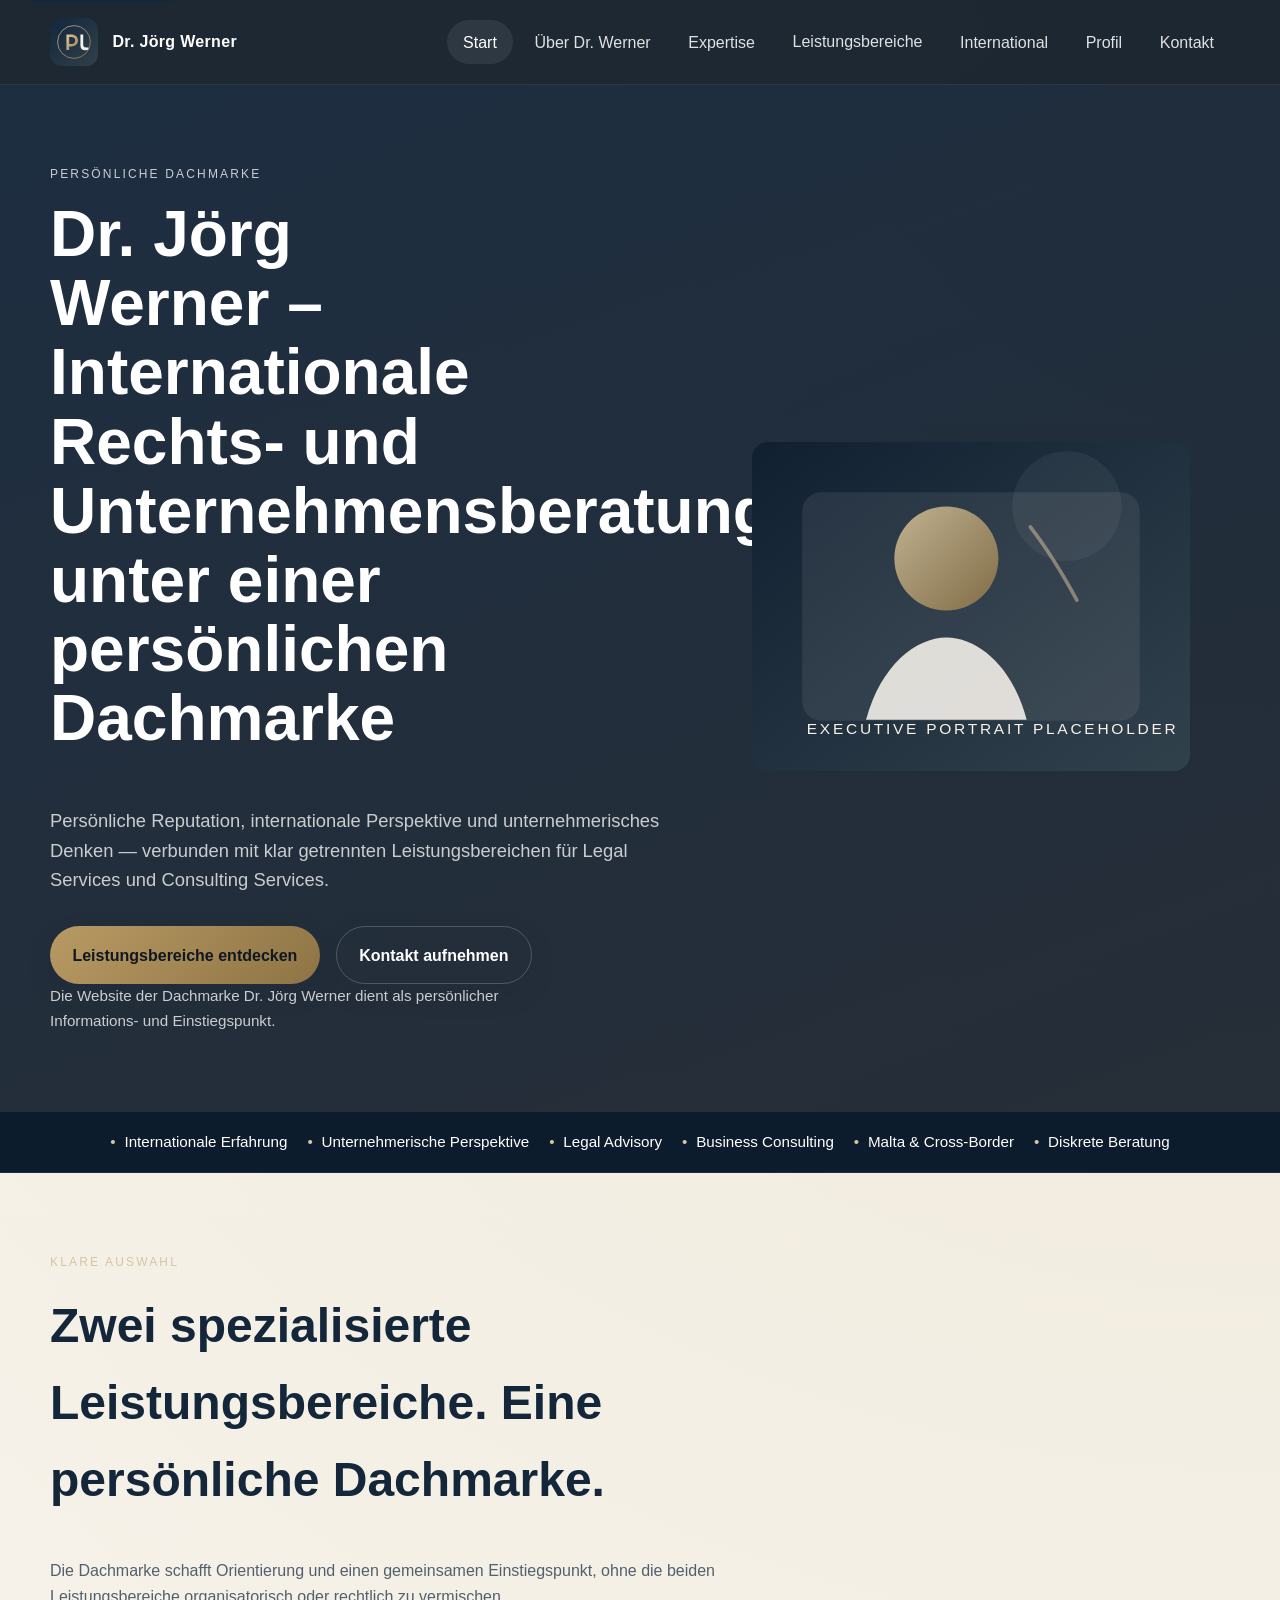
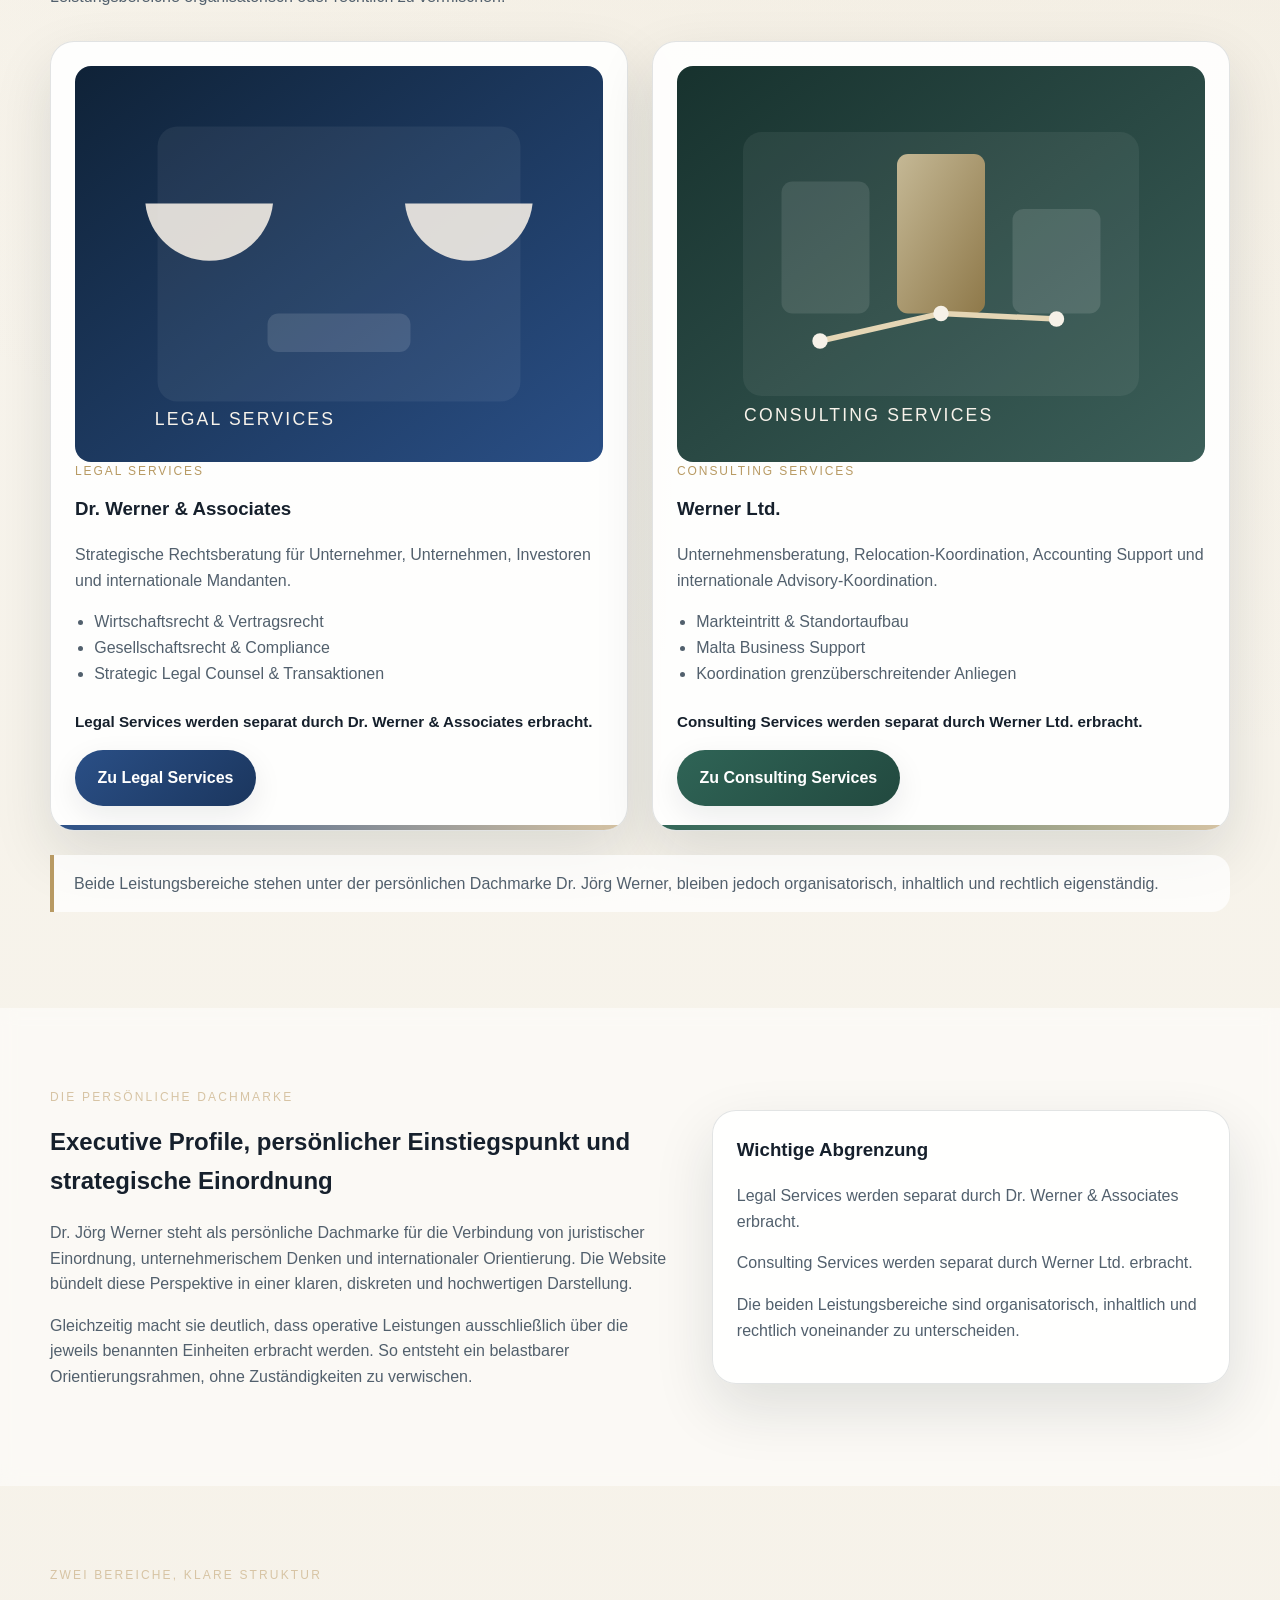
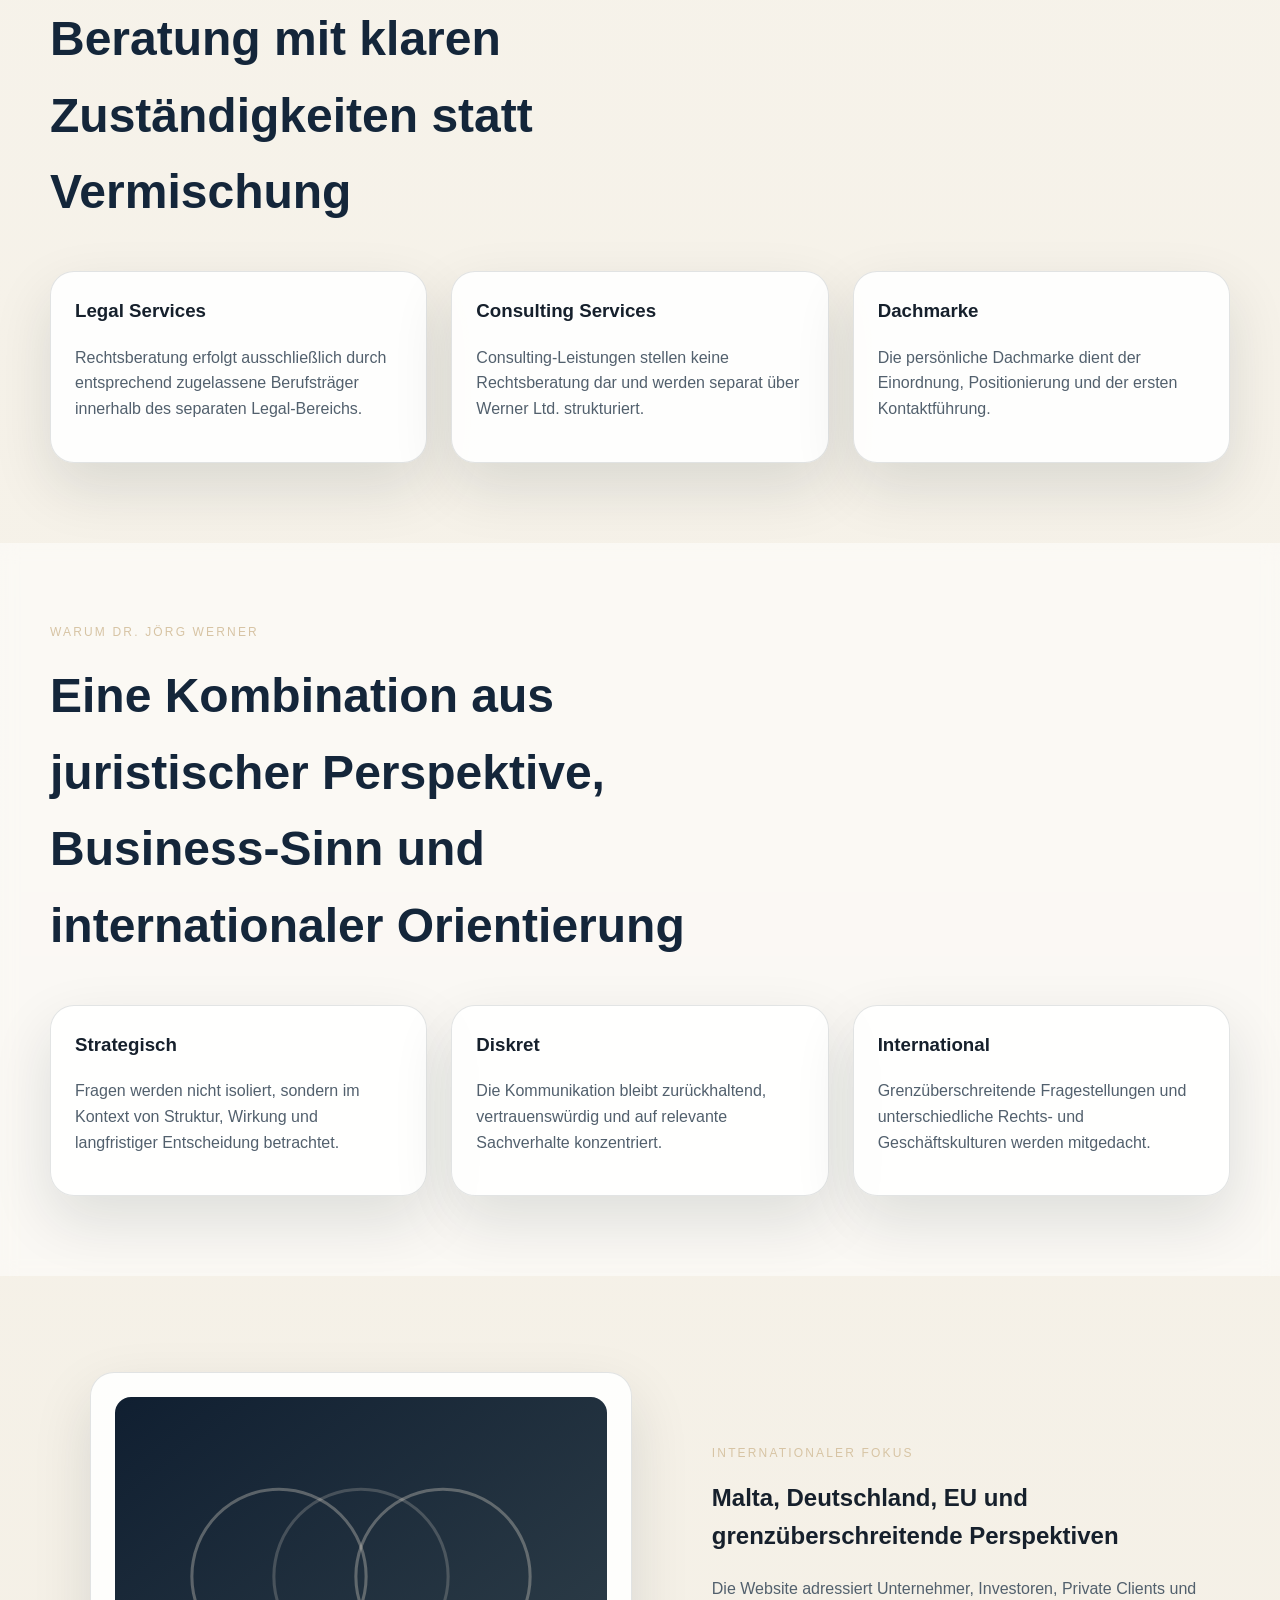
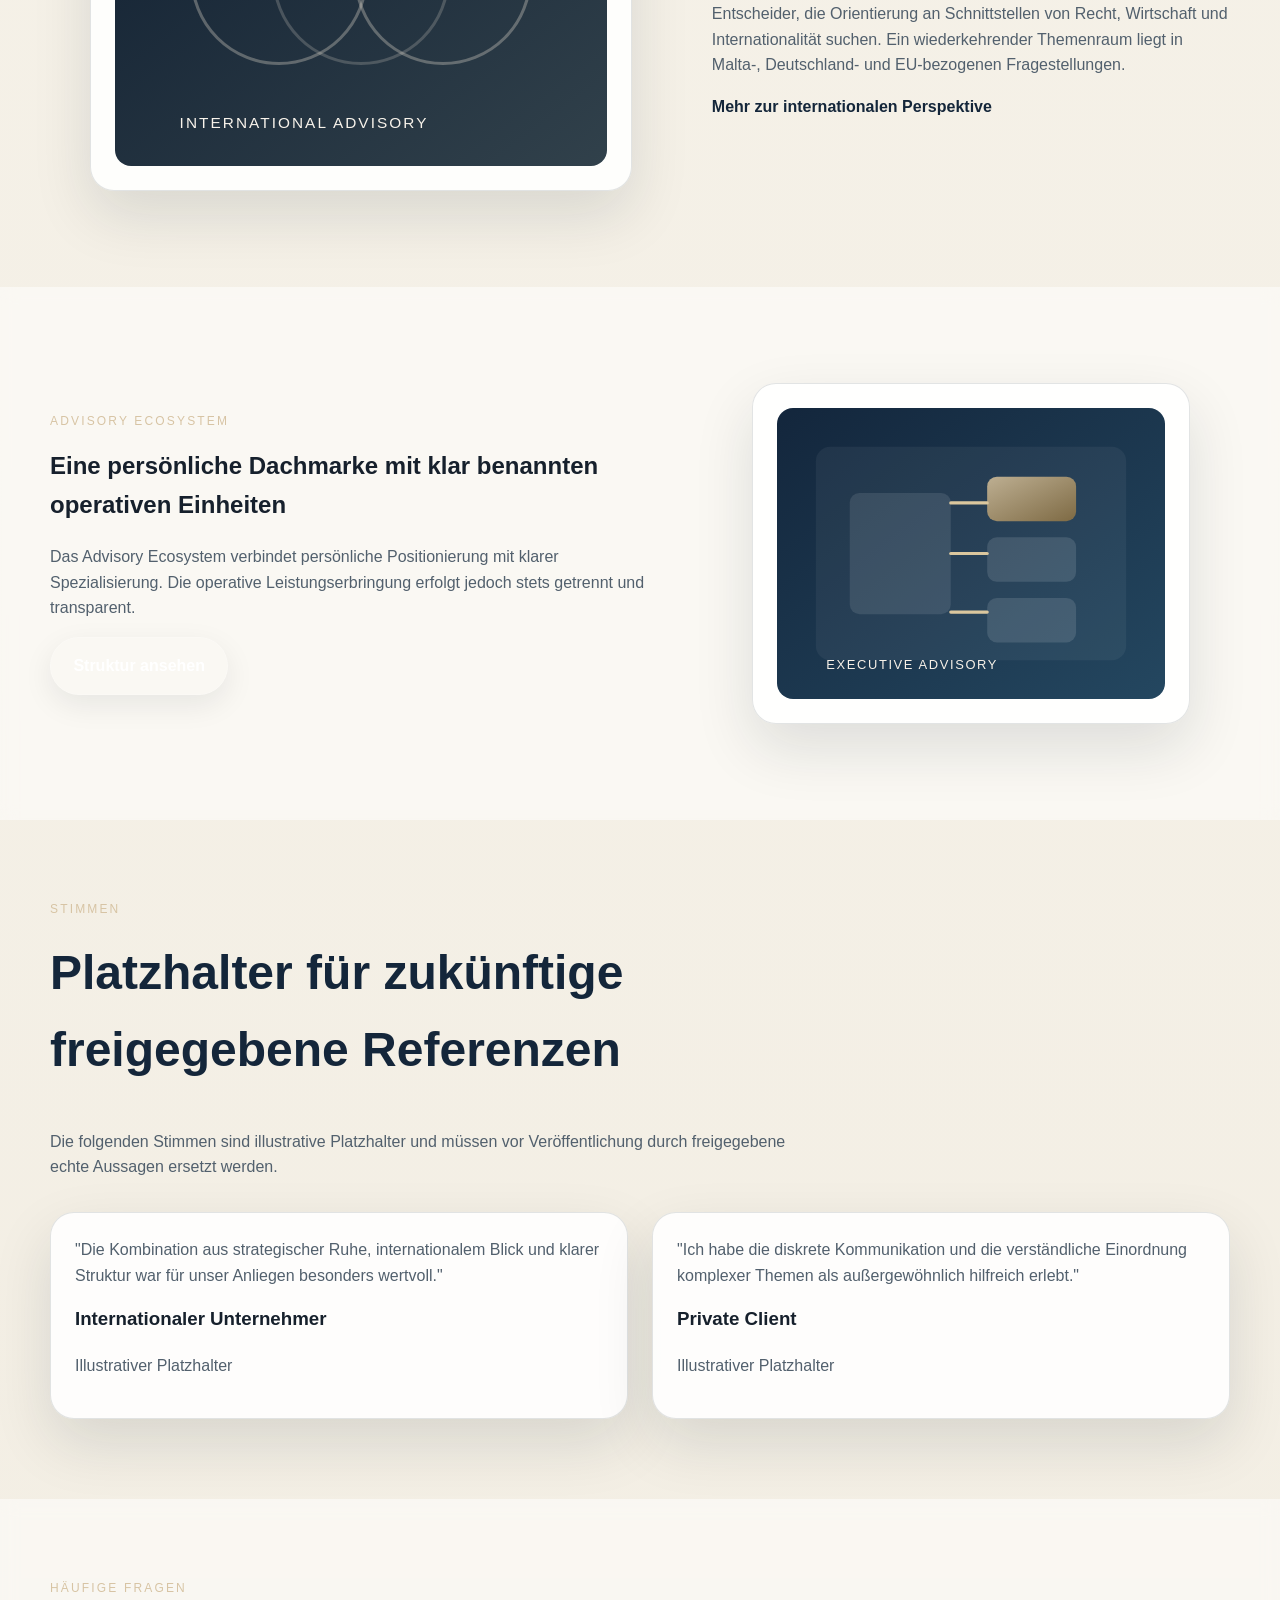
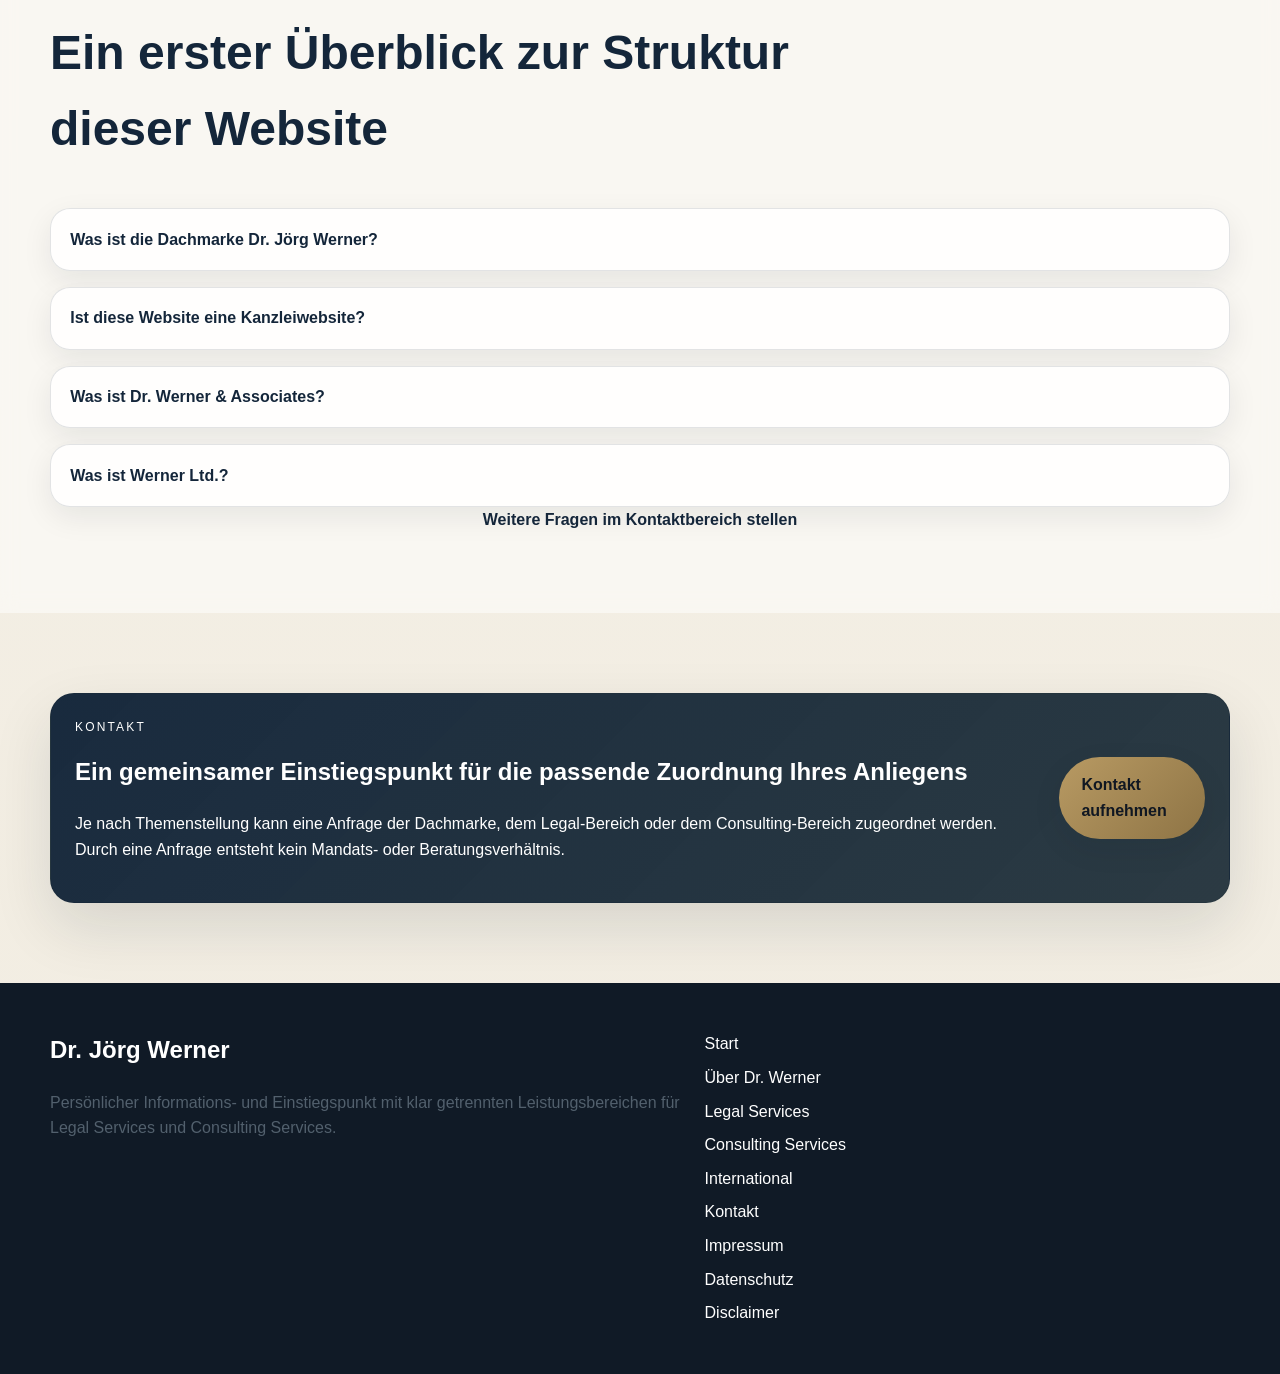
<file: index.html>
<!DOCTYPE html>
<html lang="de">
<head>
  <meta charset="UTF-8">
  <meta name="viewport" content="width=device-width, initial-scale=1.0">
  <title>Dr. Jörg Werner | Persönliche Dachmarke</title>
  <meta name="description" content="Persönliche Dachmarke von Dr. Jörg Werner mit klar getrennten Leistungsbereichen für Legal Services und Consulting Services.">
  <link rel="stylesheet" href="assets/css/styles.css">
</head>
<body data-page="start">
  <a class="skip-link" href="#hauptinhalt">Zum Inhalt springen</a>
  <header class="site-header">
    <div class="container header-inner">
      <a class="brand" href="index.html">
        <img src="assets/images/dr-joerg-werner-logo-placeholder.svg" alt="Logo-Platzhalter Dr. Jörg Werner">
        <span>Dr. Jörg Werner</span>
      </a>
      <button class="nav-toggle" type="button" aria-expanded="false" aria-controls="hauptnavigation">
        <span></span><span></span><span></span>
        <span class="sr-only">Navigation öffnen</span>
      </button>
      <nav class="main-nav" id="hauptnavigation" aria-label="Hauptnavigation">
        <ul>
          <li><a href="index.html" data-nav="start">Start</a></li>
          <li><a href="ueber-dr-werner.html" data-nav="ueber-dr-werner">Über Dr. Werner</a></li>
          <li><a href="expertise.html" data-nav="expertise">Expertise</a></li>
          <li class="has-dropdown">
            <button class="dropdown-toggle" type="button" aria-expanded="false">Leistungsbereiche</button>
            <ul class="dropdown-menu">
              <li><a href="advisory-ecosystem.html">Überblick</a></li>
              <li><a href="legal-services.html">Legal Services</a></li>
              <li><a href="consulting-services.html">Consulting Services</a></li>
              <li><a href="advisory-ecosystem.html">Advisory Ecosystem</a></li>
            </ul>
          </li>
          <li><a href="international.html" data-nav="international">International</a></li>
          <li><a href="presse-profil.html" data-nav="presse-profil">Profil</a></li>
          <li><a href="kontakt.html" data-nav="kontakt">Kontakt</a></li>
        </ul>
      </nav>
    </div>
  </header>

  <main id="hauptinhalt">
    <section class="hero">
      <div class="container hero-grid">
        <div class="hero-copy reveal">
          <p class="eyebrow">Persönliche Dachmarke</p>
          <h1>Dr. Jörg Werner – Internationale Rechts- und Unternehmensberatung unter einer persönlichen Dachmarke</h1>
          <p class="lead">Persönliche Reputation, internationale Perspektive und unternehmerisches Denken — verbunden mit klar getrennten Leistungsbereichen für Legal Services und Consulting Services.</p>
          <div class="button-row">
            <a class="button" href="#leistungsbereiche">Leistungsbereiche entdecken</a>
            <a class="button button-secondary" href="kontakt.html">Kontakt aufnehmen</a>
          </div>
          <p class="microcopy">Die Website der Dachmarke Dr. Jörg Werner dient als persönlicher Informations- und Einstiegspunkt.</p>
        </div>
        <figure class="hero-visual reveal">
          <img src="assets/images/executive-portrait-placeholder.svg" alt="Executive-Portrait-Platzhalter von Dr. Jörg Werner">
        </figure>
      </div>
    </section>

    <section class="trust-bar">
      <div class="container trust-items">
        <span>Internationale Erfahrung</span>
        <span>Unternehmerische Perspektive</span>
        <span>Legal Advisory</span>
        <span>Business Consulting</span>
        <span>Malta &amp; Cross-Border</span>
        <span>Diskrete Beratung</span>
      </div>
    </section>

    <section class="section" id="leistungsbereiche">
      <div class="container">
        <div class="section-heading reveal">
          <p class="eyebrow">Klare Auswahl</p>
          <h2>Zwei spezialisierte Leistungsbereiche. Eine persönliche Dachmarke.</h2>
          <p>Die Dachmarke schafft Orientierung und einen gemeinsamen Einstiegspunkt, ohne die beiden Leistungsbereiche organisatorisch oder rechtlich zu vermischen.</p>
        </div>
        <div class="service-choice-grid">
          <article class="choice-card choice-legal reveal">
            <img src="assets/images/legal-services-placeholder.svg" alt="Abstrakte Visualisierung des Bereichs Legal Services">
            <p class="card-label">Legal Services</p>
            <h3>Dr. Werner &amp; Associates</h3>
            <p>Strategische Rechtsberatung für Unternehmer, Unternehmen, Investoren und internationale Mandanten.</p>
            <ul class="feature-list">
              <li>Wirtschaftsrecht &amp; Vertragsrecht</li>
              <li>Gesellschaftsrecht &amp; Compliance</li>
              <li>Strategic Legal Counsel &amp; Transaktionen</li>
            </ul>
            <p class="card-note">Legal Services werden separat durch Dr. Werner &amp; Associates erbracht.</p>
            <!-- Dieser Link soll später zur Legal-Domain führen. -->
            <a class="button button-legal" href="https://mephmk.github.io/werner-legal/">Zu Legal Services</a>
          </article>
          <article class="choice-card choice-consulting reveal">
            <img src="assets/images/consulting-services-placeholder.svg" alt="Abstrakte Visualisierung des Bereichs Consulting Services">
            <p class="card-label">Consulting Services</p>
            <h3>Werner Ltd.</h3>
            <p>Unternehmensberatung, Relocation-Koordination, Accounting Support und internationale Advisory-Koordination.</p>
            <ul class="feature-list">
              <li>Markteintritt &amp; Standortaufbau</li>
              <li>Malta Business Support</li>
              <li>Koordination grenzüberschreitender Anliegen</li>
            </ul>
            <p class="card-note">Consulting Services werden separat durch Werner Ltd. erbracht.</p>
            <!-- Dieser Link soll später zur Consulting-Domain führen. -->
            <a class="button button-consulting" href="https://mephmk.github.io/werner-consult/">Zu Consulting Services</a>
          </article>
        </div>
        <p class="section-disclaimer reveal">Beide Leistungsbereiche stehen unter der persönlichen Dachmarke Dr. Jörg Werner, bleiben jedoch organisatorisch, inhaltlich und rechtlich eigenständig.</p>
      </div>
    </section>

    <section class="section section-alt">
      <div class="container split-layout">
        <div class="reveal">
          <p class="eyebrow">Die persönliche Dachmarke</p>
          <h2>Executive Profile, persönlicher Einstiegspunkt und strategische Einordnung</h2>
          <p>Dr. Jörg Werner steht als persönliche Dachmarke für die Verbindung von juristischer Einordnung, unternehmerischem Denken und internationaler Orientierung. Die Website bündelt diese Perspektive in einer klaren, diskreten und hochwertigen Darstellung.</p>
          <p>Gleichzeitig macht sie deutlich, dass operative Leistungen ausschließlich über die jeweils benannten Einheiten erbracht werden. So entsteht ein belastbarer Orientierungsrahmen, ohne Zuständigkeiten zu verwischen.</p>
        </div>
        <div class="info-card reveal">
          <h3>Wichtige Abgrenzung</h3>
          <p>Legal Services werden separat durch Dr. Werner &amp; Associates erbracht.</p>
          <p>Consulting Services werden separat durch Werner Ltd. erbracht.</p>
          <p>Die beiden Leistungsbereiche sind organisatorisch, inhaltlich und rechtlich voneinander zu unterscheiden.</p>
        </div>
      </div>
    </section>

    <section class="section">
      <div class="container">
        <div class="section-heading reveal">
          <p class="eyebrow">Zwei Bereiche, klare Struktur</p>
          <h2>Beratung mit klaren Zuständigkeiten statt Vermischung</h2>
        </div>
        <div class="grid-three">
          <article class="content-card reveal">
            <h3>Legal Services</h3>
            <p>Rechtsberatung erfolgt ausschließlich durch entsprechend zugelassene Berufsträger innerhalb des separaten Legal-Bereichs.</p>
          </article>
          <article class="content-card reveal">
            <h3>Consulting Services</h3>
            <p>Consulting-Leistungen stellen keine Rechtsberatung dar und werden separat über Werner Ltd. strukturiert.</p>
          </article>
          <article class="content-card reveal">
            <h3>Dachmarke</h3>
            <p>Die persönliche Dachmarke dient der Einordnung, Positionierung und der ersten Kontaktführung.</p>
          </article>
        </div>
      </div>
    </section>

    <section class="section section-alt">
      <div class="container">
        <div class="section-heading reveal">
          <p class="eyebrow">Warum Dr. Jörg Werner</p>
          <h2>Eine Kombination aus juristischer Perspektive, Business-Sinn und internationaler Orientierung</h2>
        </div>
        <div class="grid-three">
          <article class="content-card reveal">
            <h3>Strategisch</h3>
            <p>Fragen werden nicht isoliert, sondern im Kontext von Struktur, Wirkung und langfristiger Entscheidung betrachtet.</p>
          </article>
          <article class="content-card reveal">
            <h3>Diskret</h3>
            <p>Die Kommunikation bleibt zurückhaltend, vertrauenswürdig und auf relevante Sachverhalte konzentriert.</p>
          </article>
          <article class="content-card reveal">
            <h3>International</h3>
            <p>Grenzüberschreitende Fragestellungen und unterschiedliche Rechts- und Geschäftskulturen werden mitgedacht.</p>
          </article>
        </div>
      </div>
    </section>

    <section class="section">
      <div class="container split-layout">
        <figure class="image-card reveal">
          <img src="assets/images/international-advisory-placeholder.svg" alt="Abstrakte Illustration internationaler Advisory-Strukturen">
        </figure>
        <div class="reveal">
          <p class="eyebrow">Internationaler Fokus</p>
          <h2>Malta, Deutschland, EU und grenzüberschreitende Perspektiven</h2>
          <p>Die Website adressiert Unternehmer, Investoren, Private Clients und Entscheider, die Orientierung an Schnittstellen von Recht, Wirtschaft und Internationalität suchen. Ein wiederkehrender Themenraum liegt in Malta-, Deutschland- und EU-bezogenen Fragestellungen.</p>
          <a class="text-link" href="international.html">Mehr zur internationalen Perspektive</a>
        </div>
      </div>
    </section>

    <section class="section section-alt">
      <div class="container split-layout">
        <div class="reveal">
          <p class="eyebrow">Advisory Ecosystem</p>
          <h2>Eine persönliche Dachmarke mit klar benannten operativen Einheiten</h2>
          <p>Das Advisory Ecosystem verbindet persönliche Positionierung mit klarer Spezialisierung. Die operative Leistungserbringung erfolgt jedoch stets getrennt und transparent.</p>
          <a class="button button-secondary" href="advisory-ecosystem.html">Struktur ansehen</a>
        </div>
        <figure class="image-card reveal">
          <img src="assets/images/executive-advisory-placeholder.svg" alt="Abstrakte Visualisierung eines Advisory Ecosystems">
        </figure>
      </div>
    </section>

    <section class="section">
      <div class="container">
        <div class="section-heading reveal">
          <p class="eyebrow">Stimmen</p>
          <h2>Platzhalter für zukünftige freigegebene Referenzen</h2>
          <p>Die folgenden Stimmen sind illustrative Platzhalter und müssen vor Veröffentlichung durch freigegebene echte Aussagen ersetzt werden.</p>
        </div>
        <div class="grid-two" id="testimonial-preview"></div>
      </div>
    </section>

    <section class="section section-alt">
      <div class="container">
        <div class="section-heading reveal">
          <p class="eyebrow">Häufige Fragen</p>
          <h2>Ein erster Überblick zur Struktur dieser Website</h2>
        </div>
        <div class="faq-list" id="faq-preview"></div>
        <div class="centered reveal">
          <a class="text-link" href="kontakt.html">Weitere Fragen im Kontaktbereich stellen</a>
        </div>
      </div>
    </section>

    <section class="section contact-cta">
      <div class="container cta-panel reveal">
        <div>
          <p class="eyebrow">Kontakt</p>
          <h2>Ein gemeinsamer Einstiegspunkt für die passende Zuordnung Ihres Anliegens</h2>
          <p>Je nach Themenstellung kann eine Anfrage der Dachmarke, dem Legal-Bereich oder dem Consulting-Bereich zugeordnet werden. Durch eine Anfrage entsteht kein Mandats- oder Beratungsverhältnis.</p>
        </div>
        <a class="button" href="kontakt.html">Kontakt aufnehmen</a>
      </div>
    </section>
  </main>

  <footer class="site-footer">
    <div class="container footer-grid">
      <div>
        <h2>Dr. Jörg Werner</h2>
        <p>Persönlicher Informations- und Einstiegspunkt mit klar getrennten Leistungsbereichen für Legal Services und Consulting Services.</p>
      </div>
      <nav aria-label="Footer Navigation">
        <ul>
          <li><a href="index.html">Start</a></li>
          <li><a href="ueber-dr-werner.html">Über Dr. Werner</a></li>
          <li><a href="legal-services.html">Legal Services</a></li>
          <li><a href="consulting-services.html">Consulting Services</a></li>
          <li><a href="international.html">International</a></li>
          <li><a href="kontakt.html">Kontakt</a></li>
          <li><a href="impressum.html">Impressum</a></li>
          <li><a href="datenschutz.html">Datenschutz</a></li>
          <li><a href="disclaimer.html">Disclaimer</a></li>
        </ul>
      </nav>
    </div>
  </footer>
  <script src="assets/js/main.js"></script>
</body>
</html>
</file>
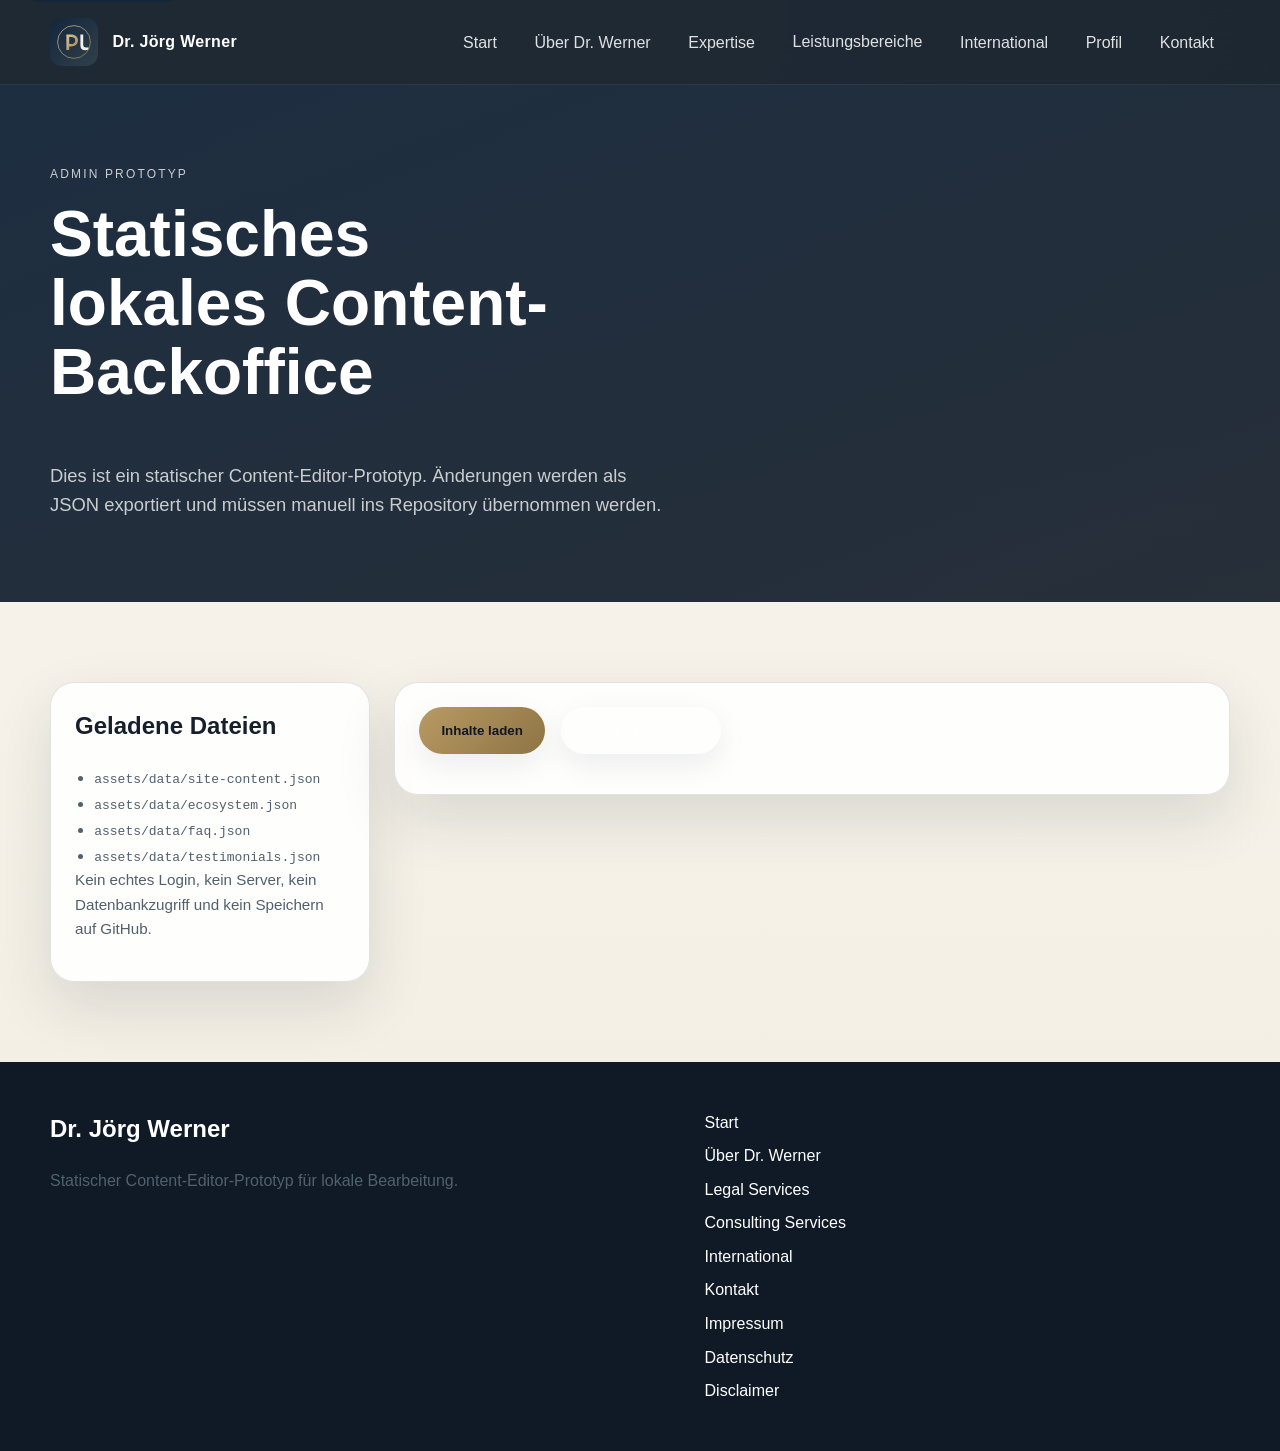
<file: admin.html>
<!DOCTYPE html>
<html lang="de">
<head><meta charset="UTF-8"><meta name="viewport" content="width=device-width, initial-scale=1.0"><title>Admin Prototyp</title><meta name="description" content="Statischer Content-Editor-Prototyp für die Dachmarken-Website."><link rel="stylesheet" href="assets/css/styles.css"></head>
<body data-page="admin">
<a class="skip-link" href="#hauptinhalt">Zum Inhalt springen</a>
<header class="site-header"><div class="container header-inner"><a class="brand" href="index.html"><img src="assets/images/dr-joerg-werner-logo-placeholder.svg" alt="Logo-Platzhalter Dr. Jörg Werner"><span>Dr. Jörg Werner</span></a><button class="nav-toggle" type="button" aria-expanded="false" aria-controls="hauptnavigation"><span></span><span></span><span></span><span class="sr-only">Navigation öffnen</span></button><nav class="main-nav" id="hauptnavigation" aria-label="Hauptnavigation"><ul><li><a href="index.html">Start</a></li><li><a href="ueber-dr-werner.html">Über Dr. Werner</a></li><li><a href="expertise.html">Expertise</a></li><li class="has-dropdown"><button class="dropdown-toggle" type="button" aria-expanded="false">Leistungsbereiche</button><ul class="dropdown-menu"><li><a href="advisory-ecosystem.html">Überblick</a></li><li><a href="legal-services.html">Legal Services</a></li><li><a href="consulting-services.html">Consulting Services</a></li><li><a href="advisory-ecosystem.html">Advisory Ecosystem</a></li></ul></li><li><a href="international.html">International</a></li><li><a href="presse-profil.html">Profil</a></li><li><a href="kontakt.html">Kontakt</a></li></ul></nav></div></header>
<main id="hauptinhalt">
  <section class="page-hero"><div class="container"><p class="eyebrow">Admin Prototyp</p><h1>Statisches lokales Content-Backoffice</h1><p class="lead">Dies ist ein statischer Content-Editor-Prototyp. Änderungen werden als JSON exportiert und müssen manuell ins Repository übernommen werden.</p></div></section>
  <section class="section"><div class="container admin-grid">
    <aside class="content-card reveal"><h2>Geladene Dateien</h2><ul class="admin-source-list"><li><code>assets/data/site-content.json</code></li><li><code>assets/data/ecosystem.json</code></li><li><code>assets/data/faq.json</code></li><li><code>assets/data/testimonials.json</code></li></ul><p class="form-note">Kein echtes Login, kein Server, kein Datenbankzugriff und kein Speichern auf GitHub.</p></aside>
    <section class="admin-panel reveal">
      <div class="admin-actions"><button class="button" id="admin-load" type="button">Inhalte laden</button><button class="button button-secondary" id="admin-export" type="button">JSON exportieren</button></div>
      <p id="admin-status" class="status-message" aria-live="polite"></p>
      <form id="admin-form" class="admin-form"></form>
    </section>
  </div></section>
</main>
<footer class="site-footer"><div class="container footer-grid"><div><h2>Dr. Jörg Werner</h2><p>Statischer Content-Editor-Prototyp für lokale Bearbeitung.</p></div><nav aria-label="Footer Navigation"><ul><li><a href="index.html">Start</a></li><li><a href="ueber-dr-werner.html">Über Dr. Werner</a></li><li><a href="legal-services.html">Legal Services</a></li><li><a href="consulting-services.html">Consulting Services</a></li><li><a href="international.html">International</a></li><li><a href="kontakt.html">Kontakt</a></li><li><a href="impressum.html">Impressum</a></li><li><a href="datenschutz.html">Datenschutz</a></li><li><a href="disclaimer.html">Disclaimer</a></li></ul></nav></div></footer>
<script src="assets/js/main.js"></script>
<script src="assets/js/admin.js"></script>
</body></html>
</file>
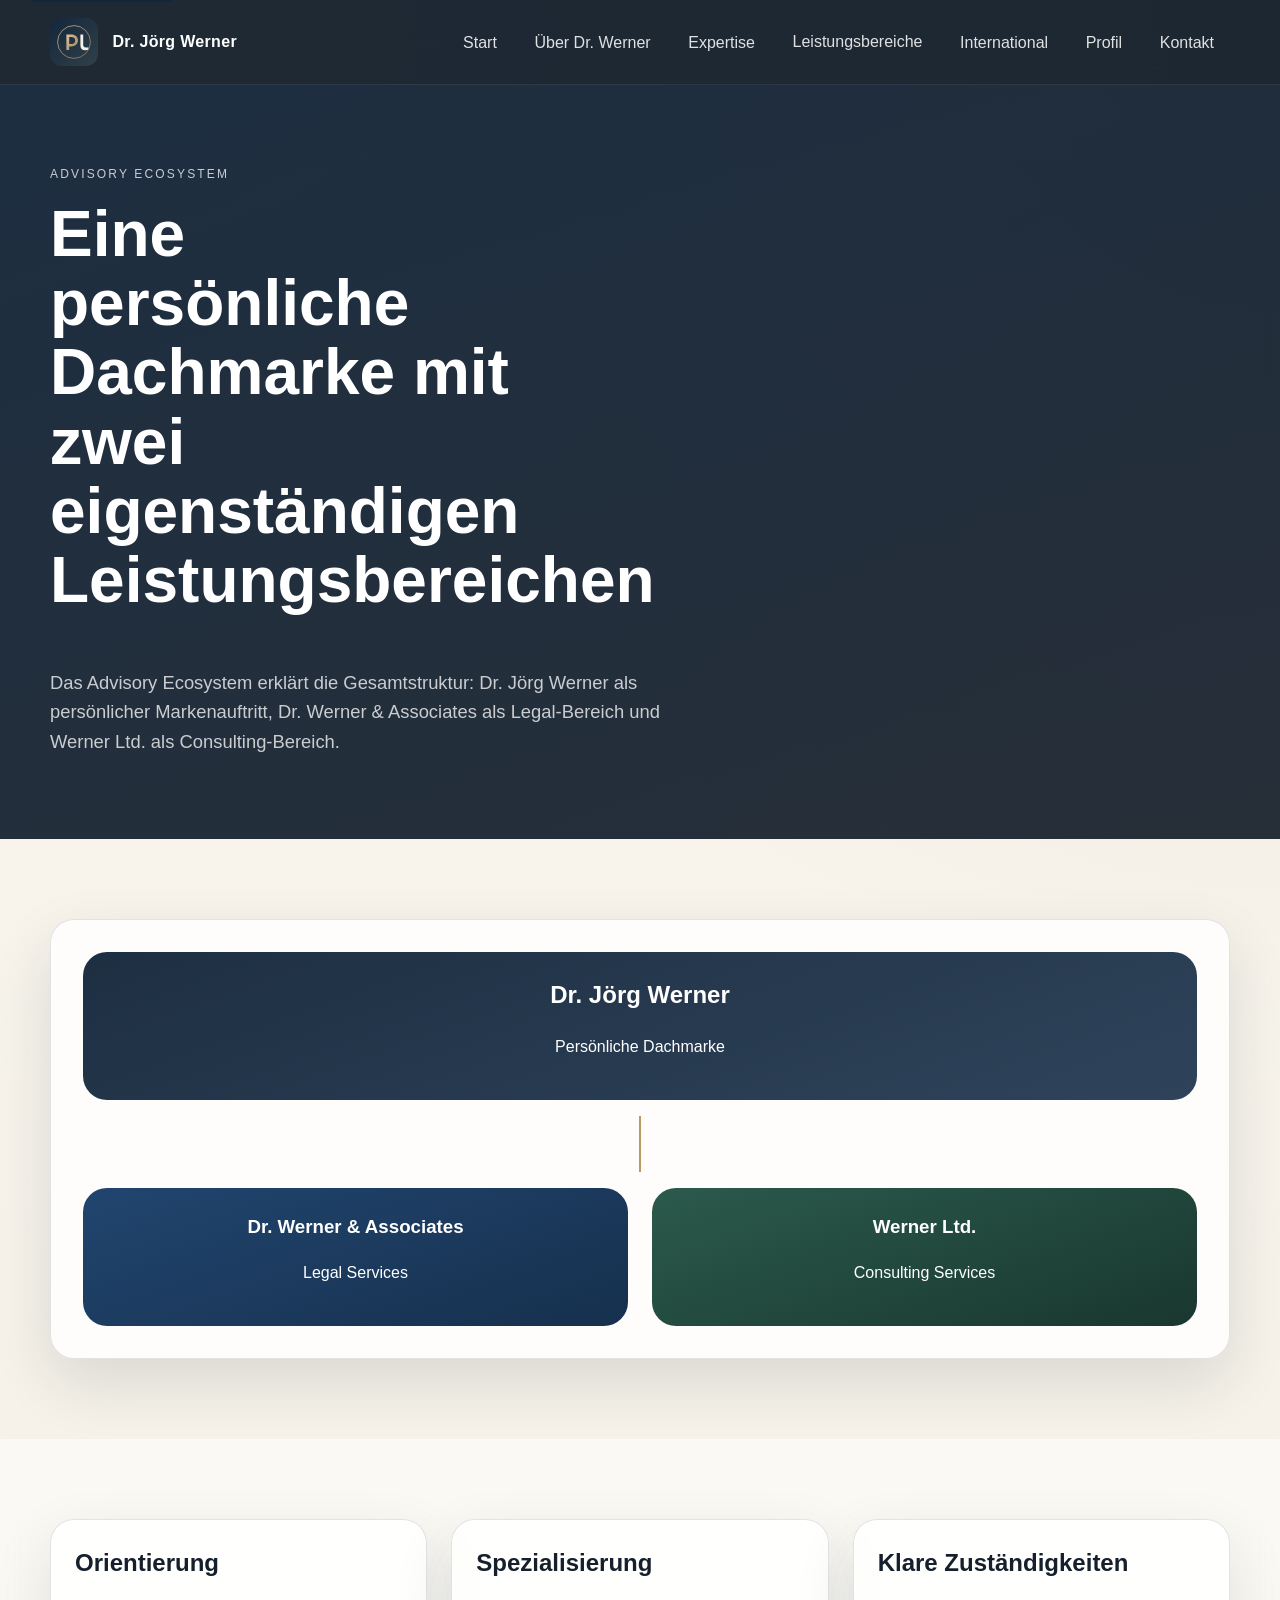
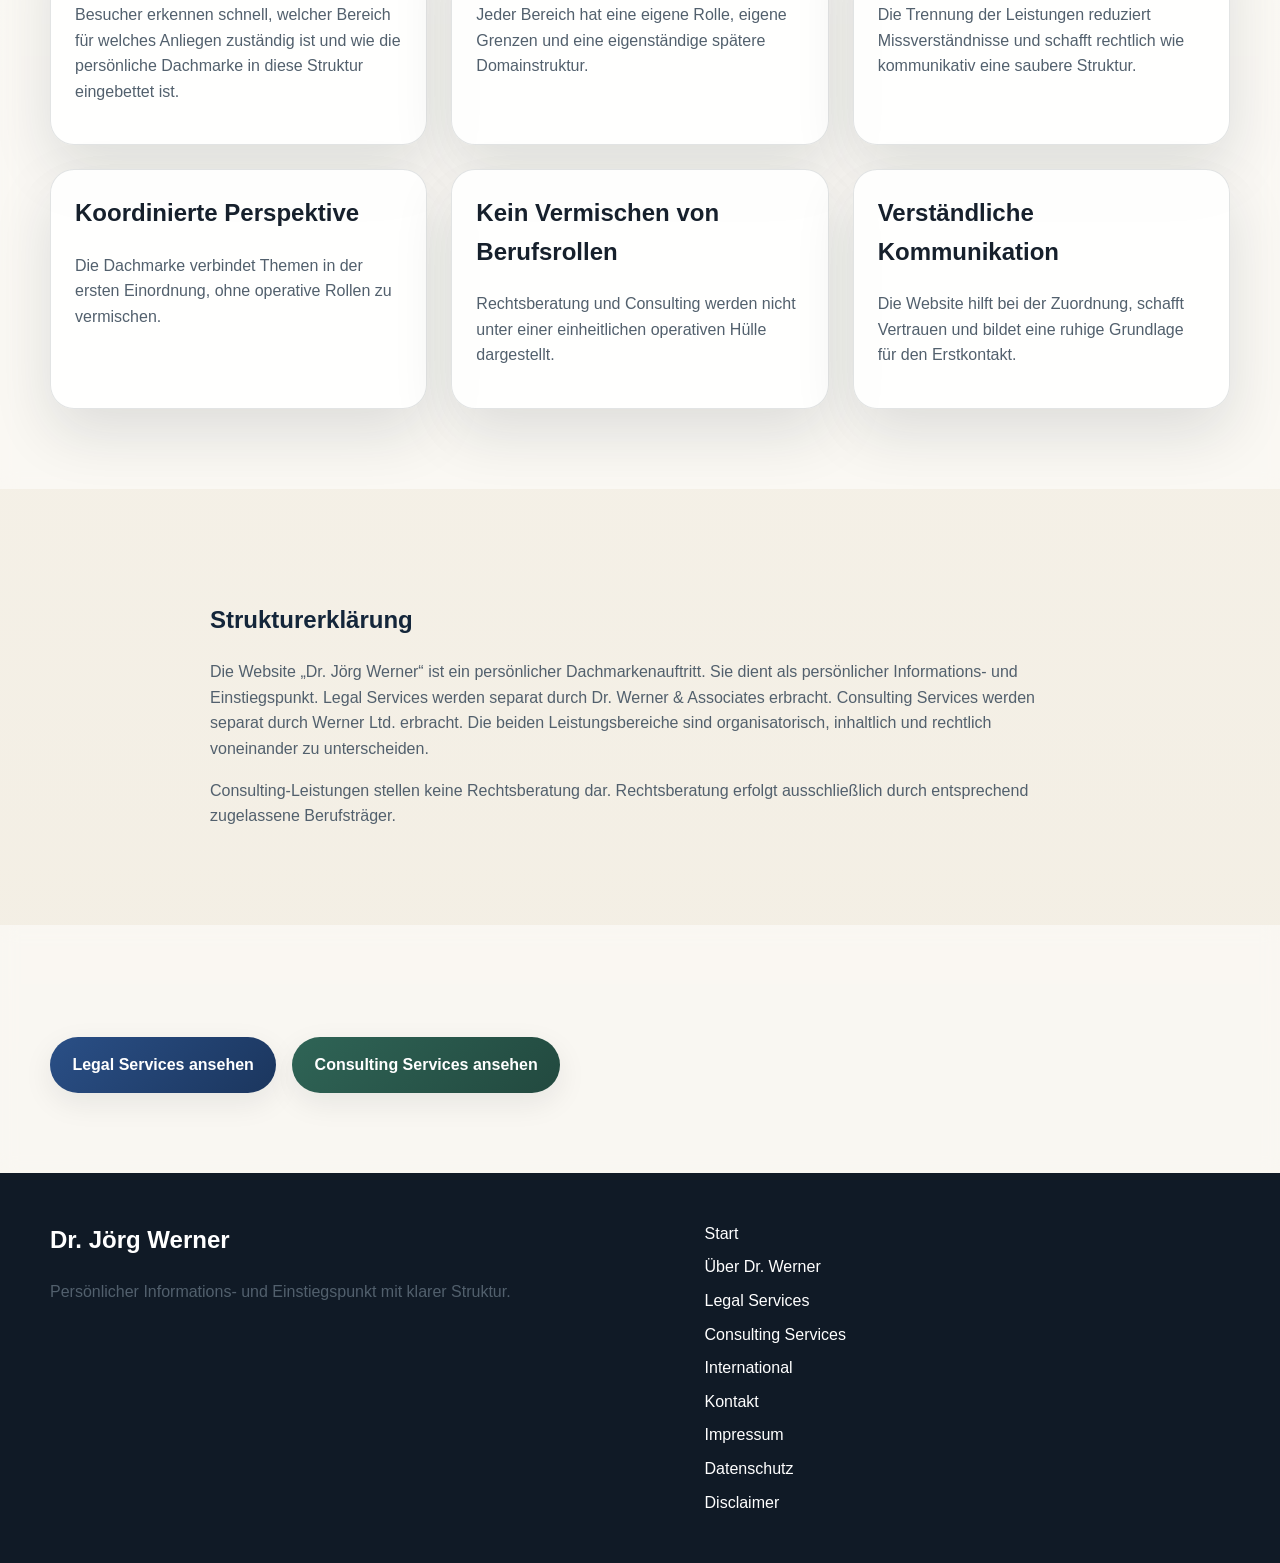
<file: advisory-ecosystem.html>
<!DOCTYPE html>
<html lang="de">
<head><meta charset="UTF-8"><meta name="viewport" content="width=device-width, initial-scale=1.0"><title>Advisory Ecosystem</title><meta name="description" content="Erläuterung der Dachmarke, des Legal-Bereichs und des Consulting-Bereichs."><link rel="stylesheet" href="assets/css/styles.css"></head>
<body data-page="advisory-ecosystem">
<a class="skip-link" href="#hauptinhalt">Zum Inhalt springen</a>
<header class="site-header"><div class="container header-inner"><a class="brand" href="index.html"><img src="assets/images/dr-joerg-werner-logo-placeholder.svg" alt="Logo-Platzhalter Dr. Jörg Werner"><span>Dr. Jörg Werner</span></a><button class="nav-toggle" type="button" aria-expanded="false" aria-controls="hauptnavigation"><span></span><span></span><span></span><span class="sr-only">Navigation öffnen</span></button><nav class="main-nav" id="hauptnavigation" aria-label="Hauptnavigation"><ul><li><a href="index.html">Start</a></li><li><a href="ueber-dr-werner.html">Über Dr. Werner</a></li><li><a href="expertise.html">Expertise</a></li><li class="has-dropdown"><button class="dropdown-toggle" type="button" aria-expanded="false">Leistungsbereiche</button><ul class="dropdown-menu"><li><a href="advisory-ecosystem.html" data-nav="advisory-ecosystem">Überblick</a></li><li><a href="legal-services.html">Legal Services</a></li><li><a href="consulting-services.html">Consulting Services</a></li><li><a href="advisory-ecosystem.html">Advisory Ecosystem</a></li></ul></li><li><a href="international.html">International</a></li><li><a href="presse-profil.html">Profil</a></li><li><a href="kontakt.html">Kontakt</a></li></ul></nav></div></header>
<main id="hauptinhalt">
  <section class="page-hero"><div class="container"><p class="eyebrow">Advisory Ecosystem</p><h1>Eine persönliche Dachmarke mit zwei eigenständigen Leistungsbereichen</h1><p class="lead">Das Advisory Ecosystem erklärt die Gesamtstruktur: Dr. Jörg Werner als persönlicher Markenauftritt, Dr. Werner &amp; Associates als Legal-Bereich und Werner Ltd. als Consulting-Bereich.</p></div></section>
  <section class="section"><div class="container"><div class="ecosystem-diagram reveal"><div class="eco-node eco-root"><h2>Dr. Jörg Werner</h2><p>Persönliche Dachmarke</p></div><div class="eco-branch"></div><div class="eco-children"><div class="eco-node eco-legal"><h3>Dr. Werner &amp; Associates</h3><p>Legal Services</p></div><div class="eco-node eco-consulting"><h3>Werner Ltd.</h3><p>Consulting Services</p></div></div></div></div></section>
  <section class="section section-alt"><div class="container grid-three">
    <article class="content-card reveal"><h2>Orientierung</h2><p>Besucher erkennen schnell, welcher Bereich für welches Anliegen zuständig ist und wie die persönliche Dachmarke in diese Struktur eingebettet ist.</p></article>
    <article class="content-card reveal"><h2>Spezialisierung</h2><p>Jeder Bereich hat eine eigene Rolle, eigene Grenzen und eine eigenständige spätere Domainstruktur.</p></article>
    <article class="content-card reveal"><h2>Klare Zuständigkeiten</h2><p>Die Trennung der Leistungen reduziert Missverständnisse und schafft rechtlich wie kommunikativ eine saubere Struktur.</p></article>
    <article class="content-card reveal"><h2>Koordinierte Perspektive</h2><p>Die Dachmarke verbindet Themen in der ersten Einordnung, ohne operative Rollen zu vermischen.</p></article>
    <article class="content-card reveal"><h2>Kein Vermischen von Berufsrollen</h2><p>Rechtsberatung und Consulting werden nicht unter einer einheitlichen operativen Hülle dargestellt.</p></article>
    <article class="content-card reveal"><h2>Verständliche Kommunikation</h2><p>Die Website hilft bei der Zuordnung, schafft Vertrauen und bildet eine ruhige Grundlage für den Erstkontakt.</p></article>
  </div></section>
  <section class="section"><div class="container article-layout reveal"><h2>Strukturerklärung</h2><p>Die Website „Dr. Jörg Werner“ ist ein persönlicher Dachmarkenauftritt. Sie dient als persönlicher Informations- und Einstiegspunkt. Legal Services werden separat durch Dr. Werner &amp; Associates erbracht. Consulting Services werden separat durch Werner Ltd. erbracht. Die beiden Leistungsbereiche sind organisatorisch, inhaltlich und rechtlich voneinander zu unterscheiden.</p><p>Consulting-Leistungen stellen keine Rechtsberatung dar. Rechtsberatung erfolgt ausschließlich durch entsprechend zugelassene Berufsträger.</p></div></section>
  <section class="section section-alt"><div class="container button-row centered"><a class="button button-legal" href="legal-services.html">Legal Services ansehen</a><a class="button button-consulting" href="consulting-services.html">Consulting Services ansehen</a></div></section>
</main>
<footer class="site-footer"><div class="container footer-grid"><div><h2>Dr. Jörg Werner</h2><p>Persönlicher Informations- und Einstiegspunkt mit klarer Struktur.</p></div><nav aria-label="Footer Navigation"><ul><li><a href="index.html">Start</a></li><li><a href="ueber-dr-werner.html">Über Dr. Werner</a></li><li><a href="legal-services.html">Legal Services</a></li><li><a href="consulting-services.html">Consulting Services</a></li><li><a href="international.html">International</a></li><li><a href="kontakt.html">Kontakt</a></li><li><a href="impressum.html">Impressum</a></li><li><a href="datenschutz.html">Datenschutz</a></li><li><a href="disclaimer.html">Disclaimer</a></li></ul></nav></div></footer>
<script src="assets/js/main.js"></script>
</body></html>
</file>
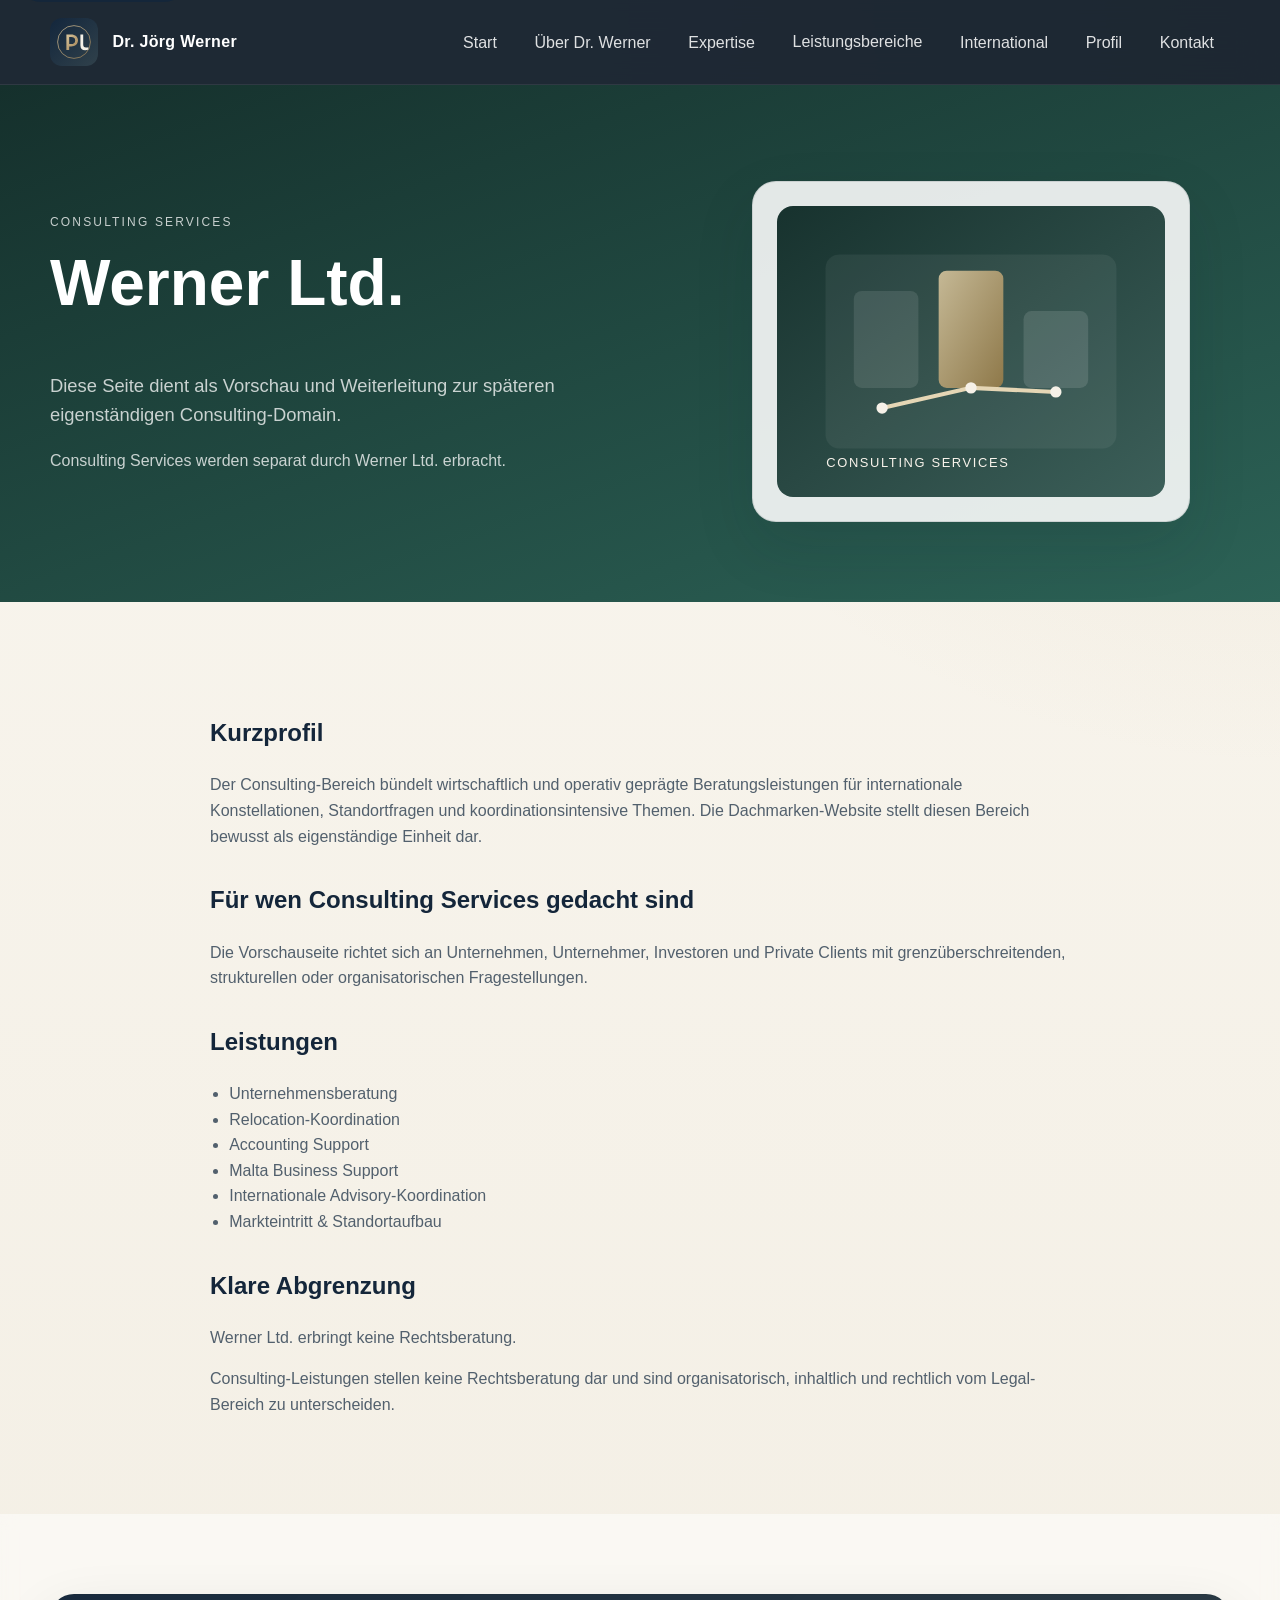
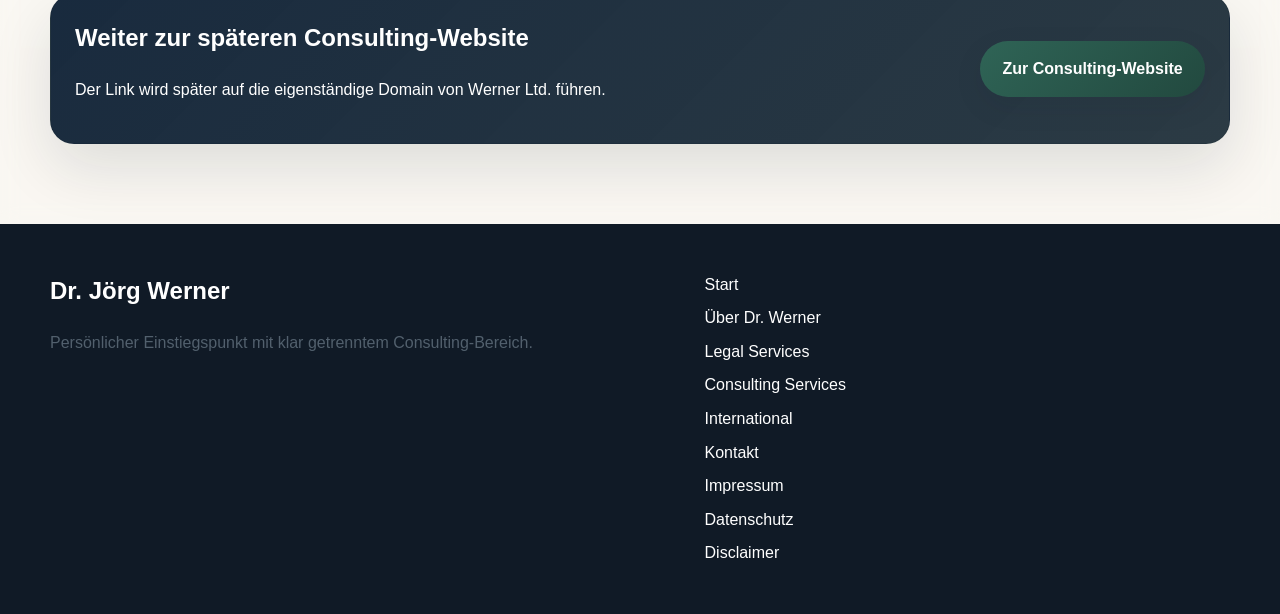
<file: consulting-services.html>
<!DOCTYPE html>
<html lang="de">
<head><meta charset="UTF-8"><meta name="viewport" content="width=device-width, initial-scale=1.0"><title>Consulting Services – Werner Ltd.</title><meta name="description" content="Vorschauseite für den separaten Consulting-Bereich Werner Ltd."><link rel="stylesheet" href="assets/css/styles.css"></head>
<body data-page="consulting-services">
<a class="skip-link" href="#hauptinhalt">Zum Inhalt springen</a>
<header class="site-header"><div class="container header-inner"><a class="brand" href="index.html"><img src="assets/images/dr-joerg-werner-logo-placeholder.svg" alt="Logo-Platzhalter Dr. Jörg Werner"><span>Dr. Jörg Werner</span></a><button class="nav-toggle" type="button" aria-expanded="false" aria-controls="hauptnavigation"><span></span><span></span><span></span><span class="sr-only">Navigation öffnen</span></button><nav class="main-nav" id="hauptnavigation" aria-label="Hauptnavigation"><ul><li><a href="index.html">Start</a></li><li><a href="ueber-dr-werner.html">Über Dr. Werner</a></li><li><a href="expertise.html">Expertise</a></li><li class="has-dropdown"><button class="dropdown-toggle" type="button" aria-expanded="false">Leistungsbereiche</button><ul class="dropdown-menu"><li><a href="advisory-ecosystem.html">Überblick</a></li><li><a href="legal-services.html">Legal Services</a></li><li><a href="consulting-services.html" data-nav="consulting-services">Consulting Services</a></li><li><a href="advisory-ecosystem.html">Advisory Ecosystem</a></li></ul></li><li><a href="international.html">International</a></li><li><a href="presse-profil.html">Profil</a></li><li><a href="kontakt.html">Kontakt</a></li></ul></nav></div></header>
<main id="hauptinhalt">
  <section class="page-hero consulting-accent"><div class="container split-layout"><div class="reveal"><p class="eyebrow">Consulting Services</p><h1>Werner Ltd.</h1><p class="lead">Diese Seite dient als Vorschau und Weiterleitung zur späteren eigenständigen Consulting-Domain.</p><p>Consulting Services werden separat durch Werner Ltd. erbracht.</p></div><figure class="image-card reveal"><img src="assets/images/consulting-services-placeholder.svg" alt="Abstrakte Darstellung eines Consulting-Services-Bereichs"></figure></div></section>
  <section class="section"><div class="container article-layout reveal"><h2>Kurzprofil</h2><p>Der Consulting-Bereich bündelt wirtschaftlich und operativ geprägte Beratungsleistungen für internationale Konstellationen, Standortfragen und koordinationsintensive Themen. Die Dachmarken-Website stellt diesen Bereich bewusst als eigenständige Einheit dar.</p><h2>Für wen Consulting Services gedacht sind</h2><p>Die Vorschauseite richtet sich an Unternehmen, Unternehmer, Investoren und Private Clients mit grenzüberschreitenden, strukturellen oder organisatorischen Fragestellungen.</p><h2>Leistungen</h2><ul class="feature-list"><li>Unternehmensberatung</li><li>Relocation-Koordination</li><li>Accounting Support</li><li>Malta Business Support</li><li>Internationale Advisory-Koordination</li><li>Markteintritt &amp; Standortaufbau</li></ul><h2>Klare Abgrenzung</h2><p>Werner Ltd. erbringt keine Rechtsberatung.</p><p>Consulting-Leistungen stellen keine Rechtsberatung dar und sind organisatorisch, inhaltlich und rechtlich vom Legal-Bereich zu unterscheiden.</p></div></section>
  <section class="section section-alt"><div class="container cta-panel reveal"><div><h2>Weiter zur späteren Consulting-Website</h2><p>Der Link wird später auf die eigenständige Domain von Werner Ltd. führen.</p></div><!-- Dieser Link soll später zur Consulting-Domain führen. --><a class="button button-consulting" href="https://mephmk.github.io/werner-consult/">Zur Consulting-Website</a></div></section>
</main>
<footer class="site-footer"><div class="container footer-grid"><div><h2>Dr. Jörg Werner</h2><p>Persönlicher Einstiegspunkt mit klar getrenntem Consulting-Bereich.</p></div><nav aria-label="Footer Navigation"><ul><li><a href="index.html">Start</a></li><li><a href="ueber-dr-werner.html">Über Dr. Werner</a></li><li><a href="legal-services.html">Legal Services</a></li><li><a href="consulting-services.html">Consulting Services</a></li><li><a href="international.html">International</a></li><li><a href="kontakt.html">Kontakt</a></li><li><a href="impressum.html">Impressum</a></li><li><a href="datenschutz.html">Datenschutz</a></li><li><a href="disclaimer.html">Disclaimer</a></li></ul></nav></div></footer>
<script src="assets/js/main.js"></script>
</body></html>
</file>
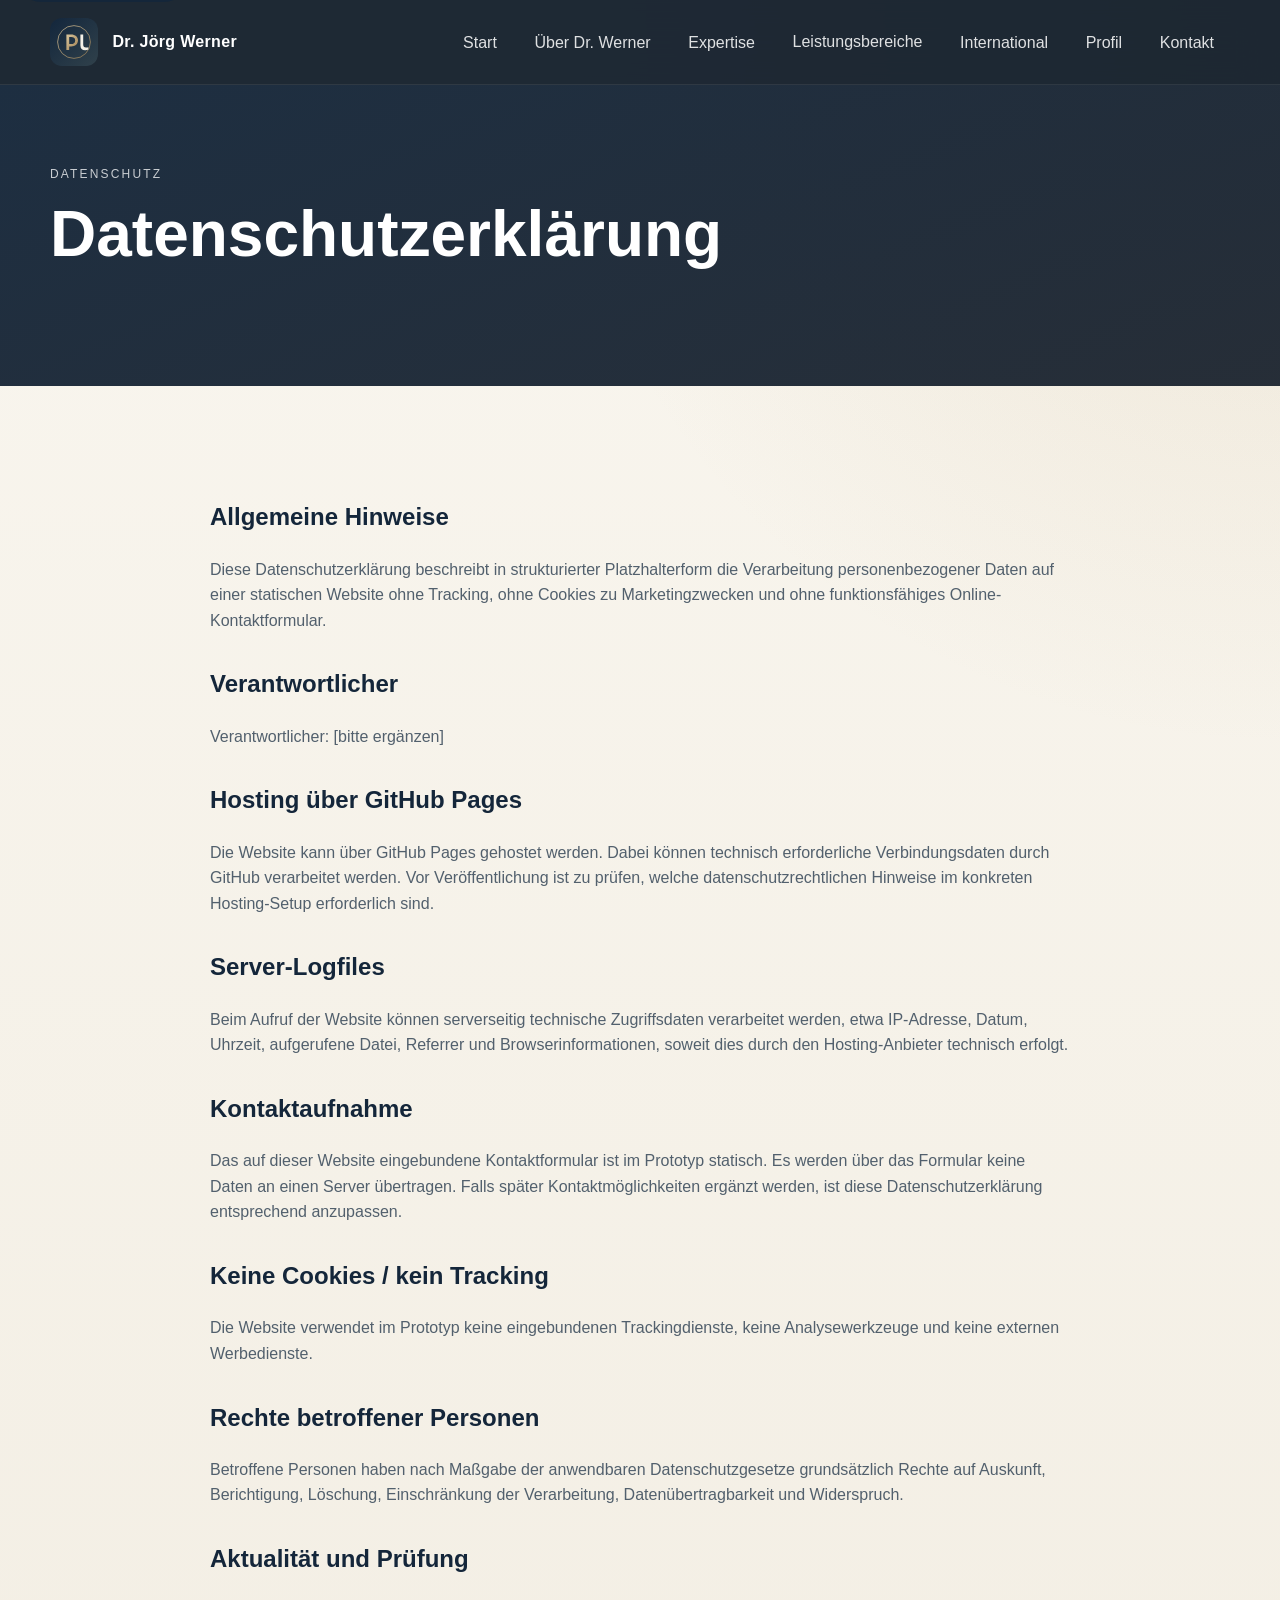
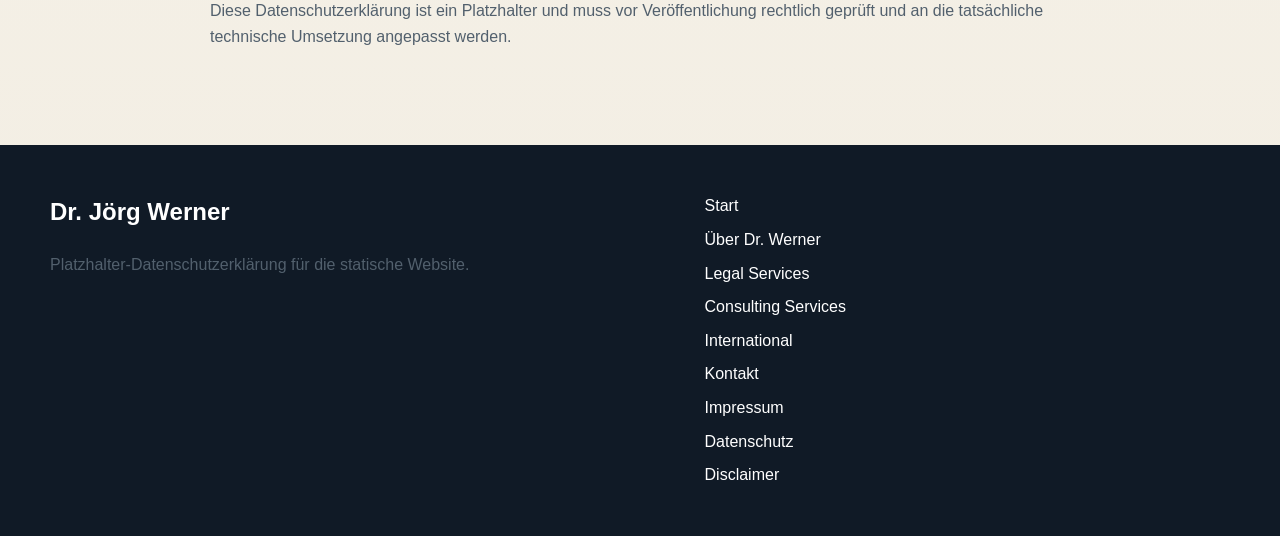
<file: datenschutz.html>
<!DOCTYPE html>
<html lang="de">
<head><meta charset="UTF-8"><meta name="viewport" content="width=device-width, initial-scale=1.0"><title>Datenschutzerklärung</title><meta name="description" content="Platzhalter-Datenschutzerklärung für eine statische Website ohne Tracking."><link rel="stylesheet" href="assets/css/styles.css"></head>
<body data-page="datenschutz">
<a class="skip-link" href="#hauptinhalt">Zum Inhalt springen</a>
<header class="site-header"><div class="container header-inner"><a class="brand" href="index.html"><img src="assets/images/dr-joerg-werner-logo-placeholder.svg" alt="Logo-Platzhalter Dr. Jörg Werner"><span>Dr. Jörg Werner</span></a><button class="nav-toggle" type="button" aria-expanded="false" aria-controls="hauptnavigation"><span></span><span></span><span></span><span class="sr-only">Navigation öffnen</span></button><nav class="main-nav" id="hauptnavigation" aria-label="Hauptnavigation"><ul><li><a href="index.html">Start</a></li><li><a href="ueber-dr-werner.html">Über Dr. Werner</a></li><li><a href="expertise.html">Expertise</a></li><li class="has-dropdown"><button class="dropdown-toggle" type="button" aria-expanded="false">Leistungsbereiche</button><ul class="dropdown-menu"><li><a href="advisory-ecosystem.html">Überblick</a></li><li><a href="legal-services.html">Legal Services</a></li><li><a href="consulting-services.html">Consulting Services</a></li><li><a href="advisory-ecosystem.html">Advisory Ecosystem</a></li></ul></li><li><a href="international.html">International</a></li><li><a href="presse-profil.html">Profil</a></li><li><a href="kontakt.html">Kontakt</a></li></ul></nav></div></header>
<main id="hauptinhalt"><section class="page-hero"><div class="container"><p class="eyebrow">Datenschutz</p><h1>Datenschutzerklärung</h1></div></section><section class="section"><div class="container article-layout reveal"><h2>Allgemeine Hinweise</h2><p>Diese Datenschutzerklärung beschreibt in strukturierter Platzhalterform die Verarbeitung personenbezogener Daten auf einer statischen Website ohne Tracking, ohne Cookies zu Marketingzwecken und ohne funktionsfähiges Online-Kontaktformular.</p><h2>Verantwortlicher</h2><p>Verantwortlicher: [bitte ergänzen]</p><h2>Hosting über GitHub Pages</h2><p>Die Website kann über GitHub Pages gehostet werden. Dabei können technisch erforderliche Verbindungsdaten durch GitHub verarbeitet werden. Vor Veröffentlichung ist zu prüfen, welche datenschutzrechtlichen Hinweise im konkreten Hosting-Setup erforderlich sind.</p><h2>Server-Logfiles</h2><p>Beim Aufruf der Website können serverseitig technische Zugriffsdaten verarbeitet werden, etwa IP-Adresse, Datum, Uhrzeit, aufgerufene Datei, Referrer und Browserinformationen, soweit dies durch den Hosting-Anbieter technisch erfolgt.</p><h2>Kontaktaufnahme</h2><p>Das auf dieser Website eingebundene Kontaktformular ist im Prototyp statisch. Es werden über das Formular keine Daten an einen Server übertragen. Falls später Kontaktmöglichkeiten ergänzt werden, ist diese Datenschutzerklärung entsprechend anzupassen.</p><h2>Keine Cookies / kein Tracking</h2><p>Die Website verwendet im Prototyp keine eingebundenen Trackingdienste, keine Analysewerkzeuge und keine externen Werbedienste.</p><h2>Rechte betroffener Personen</h2><p>Betroffene Personen haben nach Maßgabe der anwendbaren Datenschutzgesetze grundsätzlich Rechte auf Auskunft, Berichtigung, Löschung, Einschränkung der Verarbeitung, Datenübertragbarkeit und Widerspruch.</p><h2>Aktualität und Prüfung</h2><p>Diese Datenschutzerklärung ist ein Platzhalter und muss vor Veröffentlichung rechtlich geprüft und an die tatsächliche technische Umsetzung angepasst werden.</p></div></section></main>
<footer class="site-footer"><div class="container footer-grid"><div><h2>Dr. Jörg Werner</h2><p>Platzhalter-Datenschutzerklärung für die statische Website.</p></div><nav aria-label="Footer Navigation"><ul><li><a href="index.html">Start</a></li><li><a href="ueber-dr-werner.html">Über Dr. Werner</a></li><li><a href="legal-services.html">Legal Services</a></li><li><a href="consulting-services.html">Consulting Services</a></li><li><a href="international.html">International</a></li><li><a href="kontakt.html">Kontakt</a></li><li><a href="impressum.html">Impressum</a></li><li><a href="datenschutz.html">Datenschutz</a></li><li><a href="disclaimer.html">Disclaimer</a></li></ul></nav></div></footer>
<script src="assets/js/main.js"></script>
</body></html>
</file>
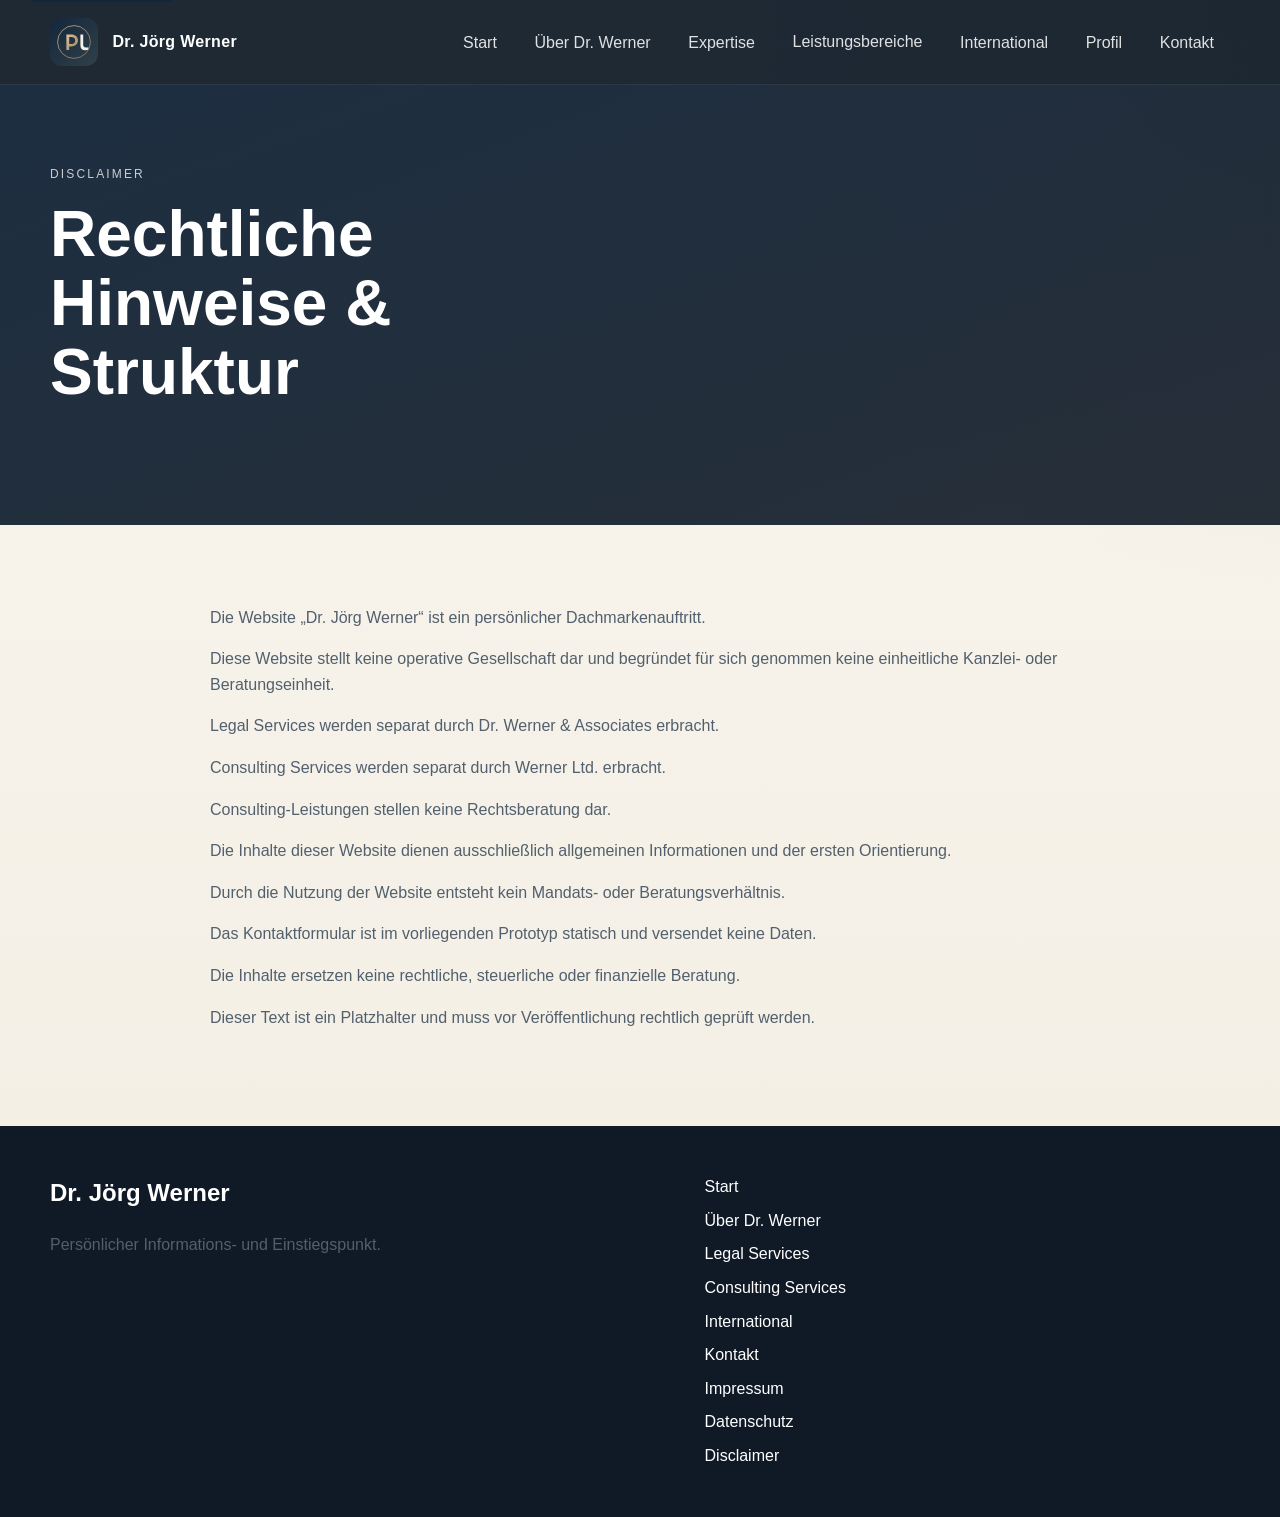
<file: disclaimer.html>
<!DOCTYPE html>
<html lang="de">
<head><meta charset="UTF-8"><meta name="viewport" content="width=device-width, initial-scale=1.0"><title>Rechtliche Hinweise &amp; Struktur</title><meta name="description" content="Rechtliche Hinweise, Strukturhinweise und Abgrenzungen für die Dachmarke Dr. Jörg Werner."><link rel="stylesheet" href="assets/css/styles.css"></head>
<body data-page="disclaimer">
<a class="skip-link" href="#hauptinhalt">Zum Inhalt springen</a>
<header class="site-header"><div class="container header-inner"><a class="brand" href="index.html"><img src="assets/images/dr-joerg-werner-logo-placeholder.svg" alt="Logo-Platzhalter Dr. Jörg Werner"><span>Dr. Jörg Werner</span></a><button class="nav-toggle" type="button" aria-expanded="false" aria-controls="hauptnavigation"><span></span><span></span><span></span><span class="sr-only">Navigation öffnen</span></button><nav class="main-nav" id="hauptnavigation" aria-label="Hauptnavigation"><ul><li><a href="index.html">Start</a></li><li><a href="ueber-dr-werner.html">Über Dr. Werner</a></li><li><a href="expertise.html">Expertise</a></li><li class="has-dropdown"><button class="dropdown-toggle" type="button" aria-expanded="false">Leistungsbereiche</button><ul class="dropdown-menu"><li><a href="advisory-ecosystem.html">Überblick</a></li><li><a href="legal-services.html">Legal Services</a></li><li><a href="consulting-services.html">Consulting Services</a></li><li><a href="advisory-ecosystem.html">Advisory Ecosystem</a></li></ul></li><li><a href="international.html">International</a></li><li><a href="presse-profil.html">Profil</a></li><li><a href="kontakt.html">Kontakt</a></li></ul></nav></div></header>
<main id="hauptinhalt"><section class="page-hero"><div class="container"><p class="eyebrow">Disclaimer</p><h1>Rechtliche Hinweise &amp; Struktur</h1></div></section><section class="section"><div class="container article-layout reveal"><p>Die Website „Dr. Jörg Werner“ ist ein persönlicher Dachmarkenauftritt.</p><p>Diese Website stellt keine operative Gesellschaft dar und begründet für sich genommen keine einheitliche Kanzlei- oder Beratungseinheit.</p><p>Legal Services werden separat durch Dr. Werner &amp; Associates erbracht.</p><p>Consulting Services werden separat durch Werner Ltd. erbracht.</p><p>Consulting-Leistungen stellen keine Rechtsberatung dar.</p><p>Die Inhalte dieser Website dienen ausschließlich allgemeinen Informationen und der ersten Orientierung.</p><p>Durch die Nutzung der Website entsteht kein Mandats- oder Beratungsverhältnis.</p><p>Das Kontaktformular ist im vorliegenden Prototyp statisch und versendet keine Daten.</p><p>Die Inhalte ersetzen keine rechtliche, steuerliche oder finanzielle Beratung.</p><p>Dieser Text ist ein Platzhalter und muss vor Veröffentlichung rechtlich geprüft werden.</p></div></section></main>
<footer class="site-footer"><div class="container footer-grid"><div><h2>Dr. Jörg Werner</h2><p>Persönlicher Informations- und Einstiegspunkt.</p></div><nav aria-label="Footer Navigation"><ul><li><a href="index.html">Start</a></li><li><a href="ueber-dr-werner.html">Über Dr. Werner</a></li><li><a href="legal-services.html">Legal Services</a></li><li><a href="consulting-services.html">Consulting Services</a></li><li><a href="international.html">International</a></li><li><a href="kontakt.html">Kontakt</a></li><li><a href="impressum.html">Impressum</a></li><li><a href="datenschutz.html">Datenschutz</a></li><li><a href="disclaimer.html">Disclaimer</a></li></ul></nav></div></footer>
<script src="assets/js/main.js"></script>
</body></html>
</file>
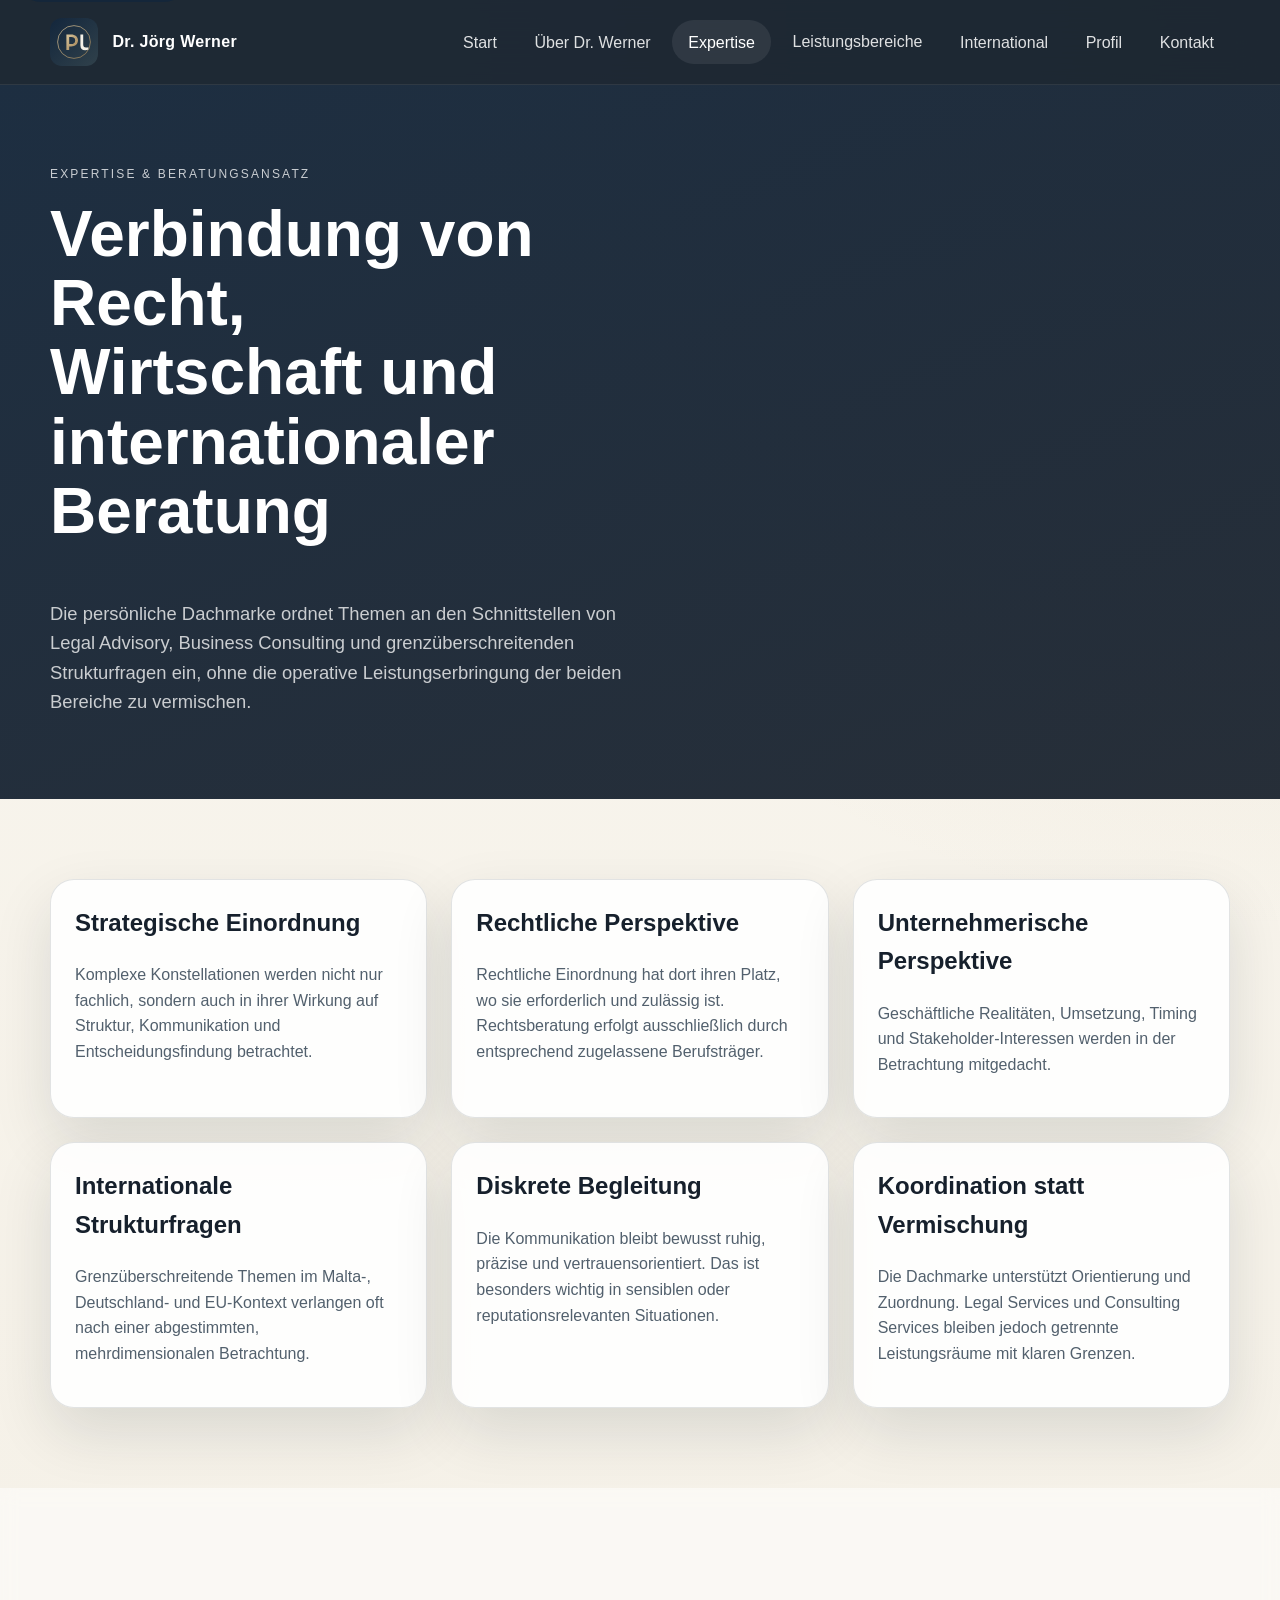
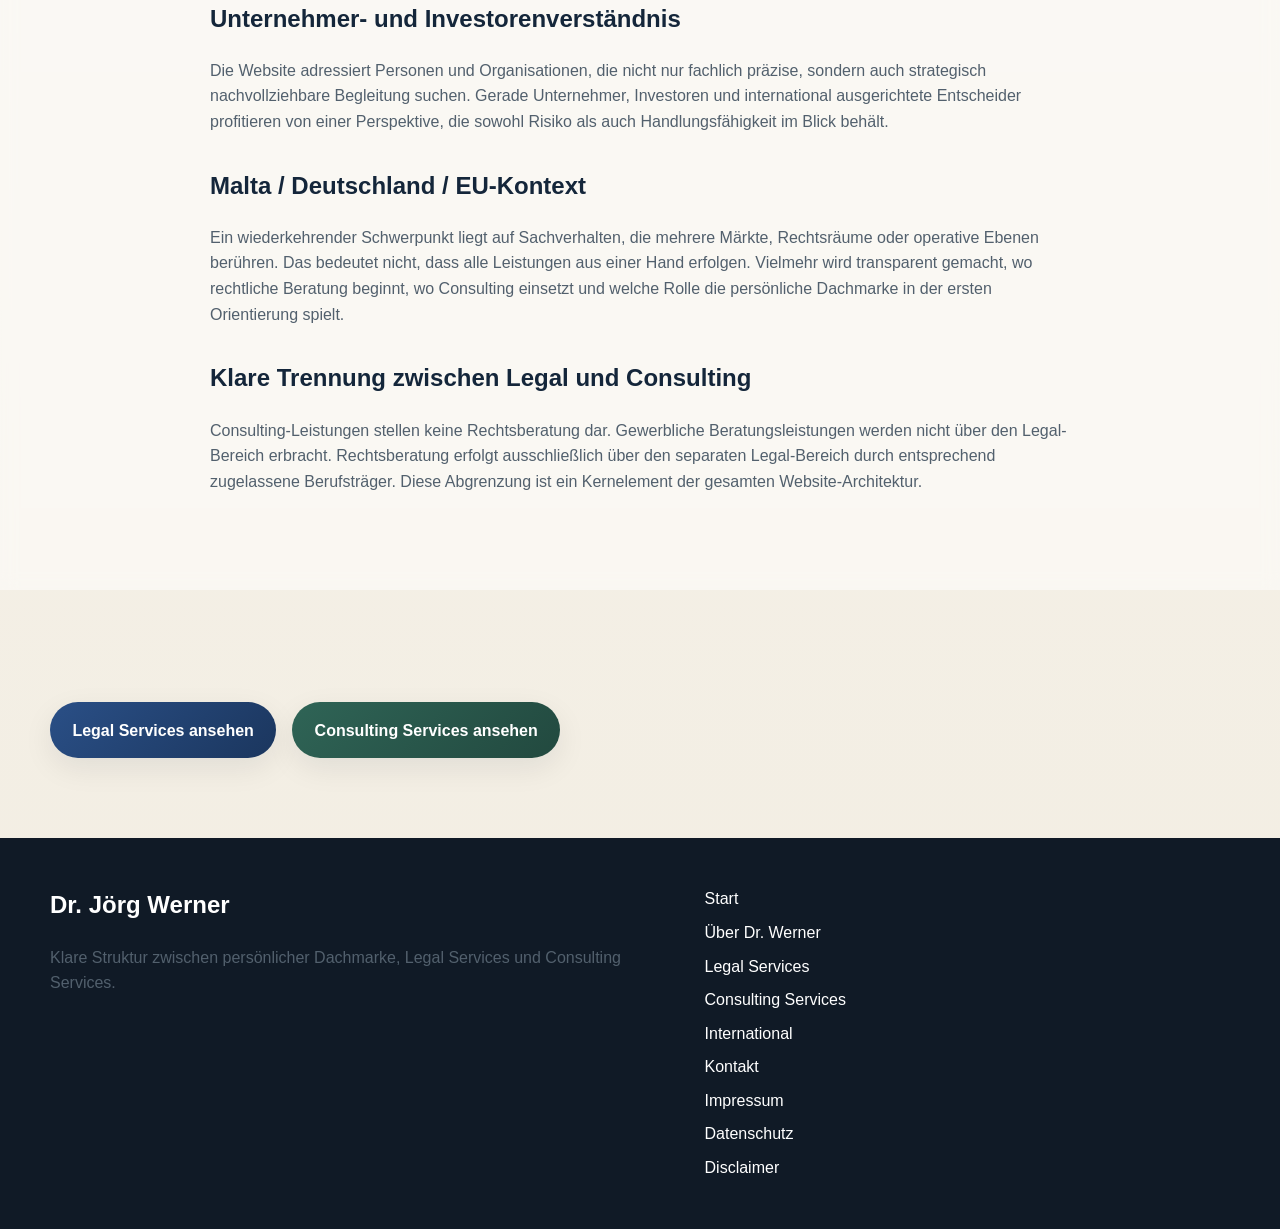
<file: expertise.html>
<!DOCTYPE html>
<html lang="de">
<head>
  <meta charset="UTF-8">
  <meta name="viewport" content="width=device-width, initial-scale=1.0">
  <title>Expertise &amp; Beratungsansatz</title>
  <meta name="description" content="Expertise, Beratungsansatz und klare Trennung zwischen Legal und Consulting.">
  <link rel="stylesheet" href="assets/css/styles.css">
</head>
<body data-page="expertise">
  <a class="skip-link" href="#hauptinhalt">Zum Inhalt springen</a>
  <header class="site-header"><div class="container header-inner"><a class="brand" href="index.html"><img src="assets/images/dr-joerg-werner-logo-placeholder.svg" alt="Logo-Platzhalter Dr. Jörg Werner"><span>Dr. Jörg Werner</span></a><button class="nav-toggle" type="button" aria-expanded="false" aria-controls="hauptnavigation"><span></span><span></span><span></span><span class="sr-only">Navigation öffnen</span></button><nav class="main-nav" id="hauptnavigation" aria-label="Hauptnavigation"><ul><li><a href="index.html">Start</a></li><li><a href="ueber-dr-werner.html">Über Dr. Werner</a></li><li><a href="expertise.html" data-nav="expertise">Expertise</a></li><li class="has-dropdown"><button class="dropdown-toggle" type="button" aria-expanded="false">Leistungsbereiche</button><ul class="dropdown-menu"><li><a href="advisory-ecosystem.html">Überblick</a></li><li><a href="legal-services.html">Legal Services</a></li><li><a href="consulting-services.html">Consulting Services</a></li><li><a href="advisory-ecosystem.html">Advisory Ecosystem</a></li></ul></li><li><a href="international.html">International</a></li><li><a href="presse-profil.html">Profil</a></li><li><a href="kontakt.html">Kontakt</a></li></ul></nav></div></header>
  <main id="hauptinhalt">
    <section class="page-hero"><div class="container"><p class="eyebrow">Expertise &amp; Beratungsansatz</p><h1>Verbindung von Recht, Wirtschaft und internationaler Beratung</h1><p class="lead">Die persönliche Dachmarke ordnet Themen an den Schnittstellen von Legal Advisory, Business Consulting und grenzüberschreitenden Strukturfragen ein, ohne die operative Leistungserbringung der beiden Bereiche zu vermischen.</p></div></section>
    <section class="section"><div class="container grid-three">
      <article class="content-card reveal"><h2>Strategische Einordnung</h2><p>Komplexe Konstellationen werden nicht nur fachlich, sondern auch in ihrer Wirkung auf Struktur, Kommunikation und Entscheidungsfindung betrachtet.</p></article>
      <article class="content-card reveal"><h2>Rechtliche Perspektive</h2><p>Rechtliche Einordnung hat dort ihren Platz, wo sie erforderlich und zulässig ist. Rechtsberatung erfolgt ausschließlich durch entsprechend zugelassene Berufsträger.</p></article>
      <article class="content-card reveal"><h2>Unternehmerische Perspektive</h2><p>Geschäftliche Realitäten, Umsetzung, Timing und Stakeholder-Interessen werden in der Betrachtung mitgedacht.</p></article>
      <article class="content-card reveal"><h2>Internationale Strukturfragen</h2><p>Grenzüberschreitende Themen im Malta-, Deutschland- und EU-Kontext verlangen oft nach einer abgestimmten, mehrdimensionalen Betrachtung.</p></article>
      <article class="content-card reveal"><h2>Diskrete Begleitung</h2><p>Die Kommunikation bleibt bewusst ruhig, präzise und vertrauensorientiert. Das ist besonders wichtig in sensiblen oder reputationsrelevanten Situationen.</p></article>
      <article class="content-card reveal"><h2>Koordination statt Vermischung</h2><p>Die Dachmarke unterstützt Orientierung und Zuordnung. Legal Services und Consulting Services bleiben jedoch getrennte Leistungsräume mit klaren Grenzen.</p></article>
    </div></section>
    <section class="section section-alt"><div class="container article-layout reveal"><h2>Unternehmer- und Investorenverständnis</h2><p>Die Website adressiert Personen und Organisationen, die nicht nur fachlich präzise, sondern auch strategisch nachvollziehbare Begleitung suchen. Gerade Unternehmer, Investoren und international ausgerichtete Entscheider profitieren von einer Perspektive, die sowohl Risiko als auch Handlungsfähigkeit im Blick behält.</p><h2>Malta / Deutschland / EU-Kontext</h2><p>Ein wiederkehrender Schwerpunkt liegt auf Sachverhalten, die mehrere Märkte, Rechtsräume oder operative Ebenen berühren. Das bedeutet nicht, dass alle Leistungen aus einer Hand erfolgen. Vielmehr wird transparent gemacht, wo rechtliche Beratung beginnt, wo Consulting einsetzt und welche Rolle die persönliche Dachmarke in der ersten Orientierung spielt.</p><h2>Klare Trennung zwischen Legal und Consulting</h2><p>Consulting-Leistungen stellen keine Rechtsberatung dar. Gewerbliche Beratungsleistungen werden nicht über den Legal-Bereich erbracht. Rechtsberatung erfolgt ausschließlich über den separaten Legal-Bereich durch entsprechend zugelassene Berufsträger. Diese Abgrenzung ist ein Kernelement der gesamten Website-Architektur.</p></div></section>
    <section class="section"><div class="container button-row centered"><a class="button button-legal" href="legal-services.html">Legal Services ansehen</a><a class="button button-consulting" href="consulting-services.html">Consulting Services ansehen</a></div></section>
  </main>
  <footer class="site-footer"><div class="container footer-grid"><div><h2>Dr. Jörg Werner</h2><p>Klare Struktur zwischen persönlicher Dachmarke, Legal Services und Consulting Services.</p></div><nav aria-label="Footer Navigation"><ul><li><a href="index.html">Start</a></li><li><a href="ueber-dr-werner.html">Über Dr. Werner</a></li><li><a href="legal-services.html">Legal Services</a></li><li><a href="consulting-services.html">Consulting Services</a></li><li><a href="international.html">International</a></li><li><a href="kontakt.html">Kontakt</a></li><li><a href="impressum.html">Impressum</a></li><li><a href="datenschutz.html">Datenschutz</a></li><li><a href="disclaimer.html">Disclaimer</a></li></ul></nav></div></footer>
  <script src="assets/js/main.js"></script>
</body>
</html>
</file>
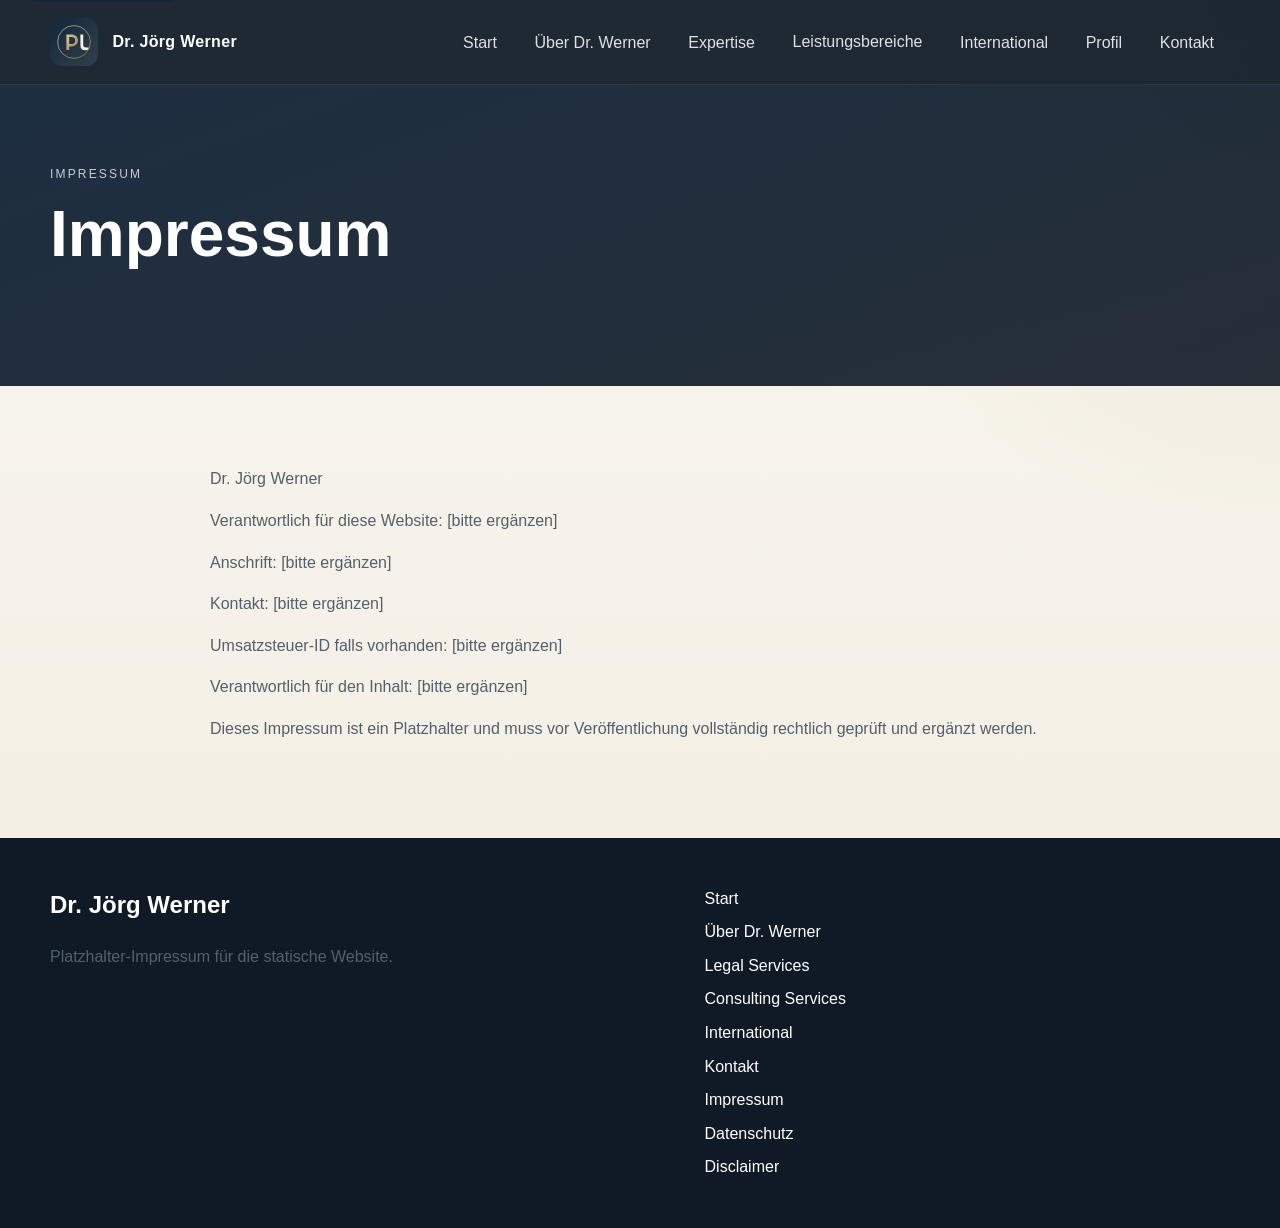
<file: impressum.html>
<!DOCTYPE html>
<html lang="de">
<head><meta charset="UTF-8"><meta name="viewport" content="width=device-width, initial-scale=1.0"><title>Impressum</title><meta name="description" content="Platzhalter-Impressum für die Website Dr. Jörg Werner."><link rel="stylesheet" href="assets/css/styles.css"></head>
<body data-page="impressum">
<a class="skip-link" href="#hauptinhalt">Zum Inhalt springen</a>
<header class="site-header"><div class="container header-inner"><a class="brand" href="index.html"><img src="assets/images/dr-joerg-werner-logo-placeholder.svg" alt="Logo-Platzhalter Dr. Jörg Werner"><span>Dr. Jörg Werner</span></a><button class="nav-toggle" type="button" aria-expanded="false" aria-controls="hauptnavigation"><span></span><span></span><span></span><span class="sr-only">Navigation öffnen</span></button><nav class="main-nav" id="hauptnavigation" aria-label="Hauptnavigation"><ul><li><a href="index.html">Start</a></li><li><a href="ueber-dr-werner.html">Über Dr. Werner</a></li><li><a href="expertise.html">Expertise</a></li><li class="has-dropdown"><button class="dropdown-toggle" type="button" aria-expanded="false">Leistungsbereiche</button><ul class="dropdown-menu"><li><a href="advisory-ecosystem.html">Überblick</a></li><li><a href="legal-services.html">Legal Services</a></li><li><a href="consulting-services.html">Consulting Services</a></li><li><a href="advisory-ecosystem.html">Advisory Ecosystem</a></li></ul></li><li><a href="international.html">International</a></li><li><a href="presse-profil.html">Profil</a></li><li><a href="kontakt.html">Kontakt</a></li></ul></nav></div></header>
<main id="hauptinhalt"><section class="page-hero"><div class="container"><p class="eyebrow">Impressum</p><h1>Impressum</h1></div></section><section class="section"><div class="container article-layout reveal"><p>Dr. Jörg Werner</p><p>Verantwortlich für diese Website: [bitte ergänzen]</p><p>Anschrift: [bitte ergänzen]</p><p>Kontakt: [bitte ergänzen]</p><p>Umsatzsteuer-ID falls vorhanden: [bitte ergänzen]</p><p>Verantwortlich für den Inhalt: [bitte ergänzen]</p><p>Dieses Impressum ist ein Platzhalter und muss vor Veröffentlichung vollständig rechtlich geprüft und ergänzt werden.</p></div></section></main>
<footer class="site-footer"><div class="container footer-grid"><div><h2>Dr. Jörg Werner</h2><p>Platzhalter-Impressum für die statische Website.</p></div><nav aria-label="Footer Navigation"><ul><li><a href="index.html">Start</a></li><li><a href="ueber-dr-werner.html">Über Dr. Werner</a></li><li><a href="legal-services.html">Legal Services</a></li><li><a href="consulting-services.html">Consulting Services</a></li><li><a href="international.html">International</a></li><li><a href="kontakt.html">Kontakt</a></li><li><a href="impressum.html">Impressum</a></li><li><a href="datenschutz.html">Datenschutz</a></li><li><a href="disclaimer.html">Disclaimer</a></li></ul></nav></div></footer>
<script src="assets/js/main.js"></script>
</body></html>
</file>
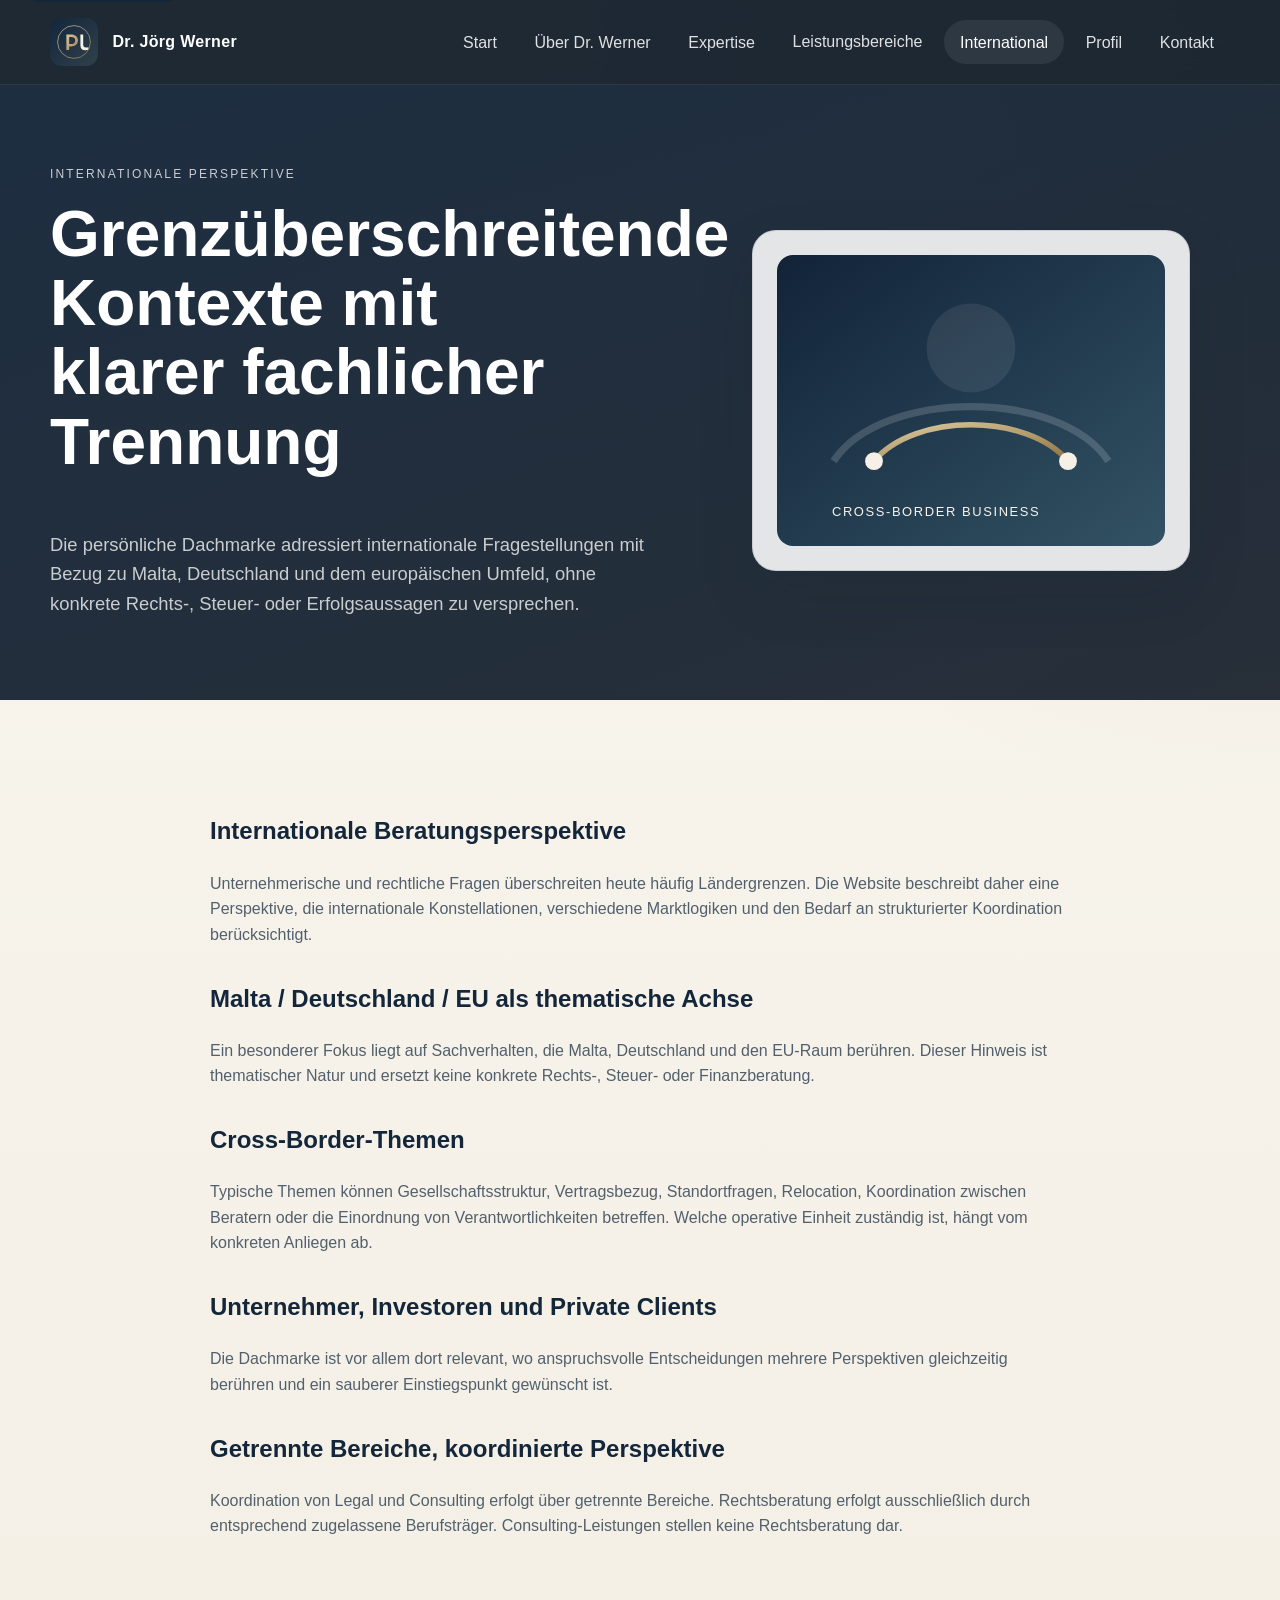
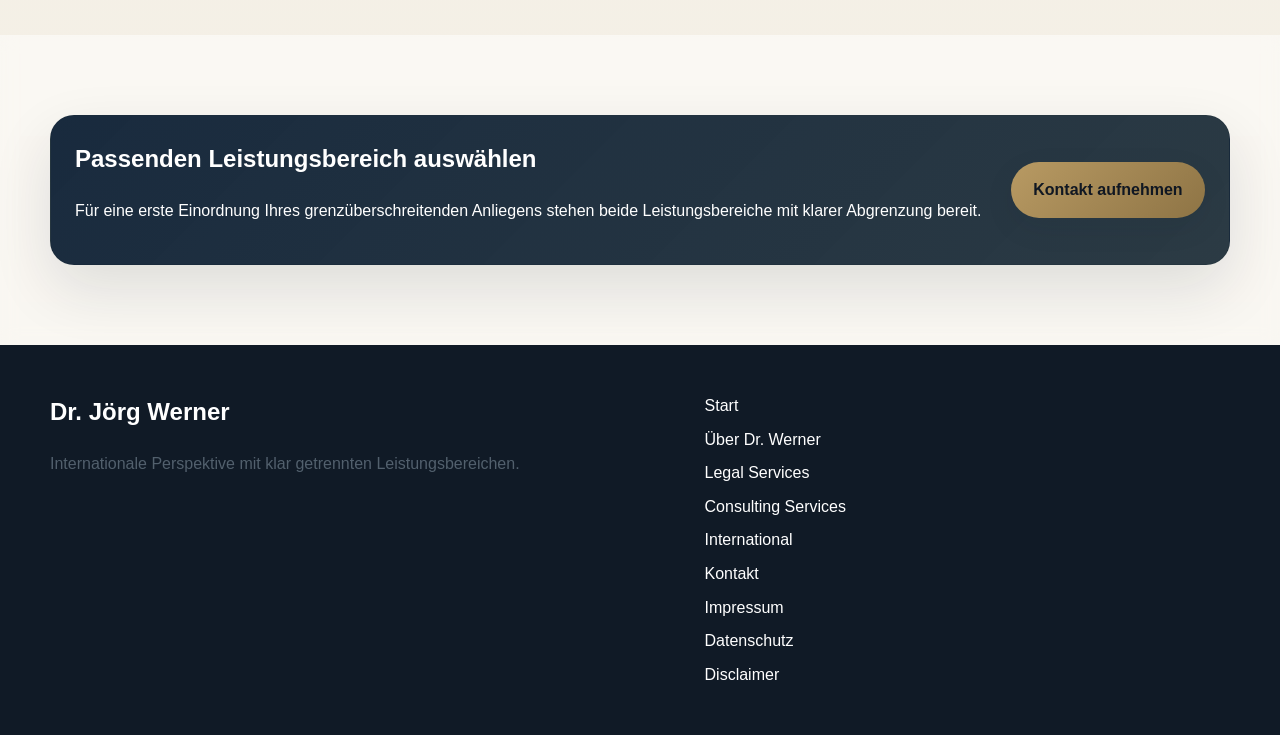
<file: international.html>
<!DOCTYPE html>
<html lang="de">
<head><meta charset="UTF-8"><meta name="viewport" content="width=device-width, initial-scale=1.0"><title>Internationale Perspektive</title><meta name="description" content="Internationale Perspektive mit Malta-, Deutschland- und EU-Bezug."><link rel="stylesheet" href="assets/css/styles.css"></head>
<body data-page="international">
<a class="skip-link" href="#hauptinhalt">Zum Inhalt springen</a>
<header class="site-header"><div class="container header-inner"><a class="brand" href="index.html"><img src="assets/images/dr-joerg-werner-logo-placeholder.svg" alt="Logo-Platzhalter Dr. Jörg Werner"><span>Dr. Jörg Werner</span></a><button class="nav-toggle" type="button" aria-expanded="false" aria-controls="hauptnavigation"><span></span><span></span><span></span><span class="sr-only">Navigation öffnen</span></button><nav class="main-nav" id="hauptnavigation" aria-label="Hauptnavigation"><ul><li><a href="index.html">Start</a></li><li><a href="ueber-dr-werner.html">Über Dr. Werner</a></li><li><a href="expertise.html">Expertise</a></li><li class="has-dropdown"><button class="dropdown-toggle" type="button" aria-expanded="false">Leistungsbereiche</button><ul class="dropdown-menu"><li><a href="advisory-ecosystem.html">Überblick</a></li><li><a href="legal-services.html">Legal Services</a></li><li><a href="consulting-services.html">Consulting Services</a></li><li><a href="advisory-ecosystem.html">Advisory Ecosystem</a></li></ul></li><li><a href="international.html" data-nav="international">International</a></li><li><a href="presse-profil.html">Profil</a></li><li><a href="kontakt.html">Kontakt</a></li></ul></nav></div></header>
<main id="hauptinhalt">
  <section class="page-hero"><div class="container split-layout"><div class="reveal"><p class="eyebrow">Internationale Perspektive</p><h1>Grenzüberschreitende Kontexte mit klarer fachlicher Trennung</h1><p class="lead">Die persönliche Dachmarke adressiert internationale Fragestellungen mit Bezug zu Malta, Deutschland und dem europäischen Umfeld, ohne konkrete Rechts-, Steuer- oder Erfolgsaussagen zu versprechen.</p></div><figure class="image-card reveal"><img src="assets/images/cross-border-placeholder.svg" alt="Abstrakte Visualisierung grenzüberschreitender Geschäftskontexte"></figure></div></section>
  <section class="section"><div class="container article-layout reveal"><h2>Internationale Beratungsperspektive</h2><p>Unternehmerische und rechtliche Fragen überschreiten heute häufig Ländergrenzen. Die Website beschreibt daher eine Perspektive, die internationale Konstellationen, verschiedene Marktlogiken und den Bedarf an strukturierter Koordination berücksichtigt.</p><h2>Malta / Deutschland / EU als thematische Achse</h2><p>Ein besonderer Fokus liegt auf Sachverhalten, die Malta, Deutschland und den EU-Raum berühren. Dieser Hinweis ist thematischer Natur und ersetzt keine konkrete Rechts-, Steuer- oder Finanzberatung.</p><h2>Cross-Border-Themen</h2><p>Typische Themen können Gesellschaftsstruktur, Vertragsbezug, Standortfragen, Relocation, Koordination zwischen Beratern oder die Einordnung von Verantwortlichkeiten betreffen. Welche operative Einheit zuständig ist, hängt vom konkreten Anliegen ab.</p><h2>Unternehmer, Investoren und Private Clients</h2><p>Die Dachmarke ist vor allem dort relevant, wo anspruchsvolle Entscheidungen mehrere Perspektiven gleichzeitig berühren und ein sauberer Einstiegspunkt gewünscht ist.</p><h2>Getrennte Bereiche, koordinierte Perspektive</h2><p>Koordination von Legal und Consulting erfolgt über getrennte Bereiche. Rechtsberatung erfolgt ausschließlich durch entsprechend zugelassene Berufsträger. Consulting-Leistungen stellen keine Rechtsberatung dar.</p></div></section>
  <section class="section section-alt"><div class="container cta-panel reveal"><div><h2>Passenden Leistungsbereich auswählen</h2><p>Für eine erste Einordnung Ihres grenzüberschreitenden Anliegens stehen beide Leistungsbereiche mit klarer Abgrenzung bereit.</p></div><a class="button" href="kontakt.html">Kontakt aufnehmen</a></div></section>
</main>
<footer class="site-footer"><div class="container footer-grid"><div><h2>Dr. Jörg Werner</h2><p>Internationale Perspektive mit klar getrennten Leistungsbereichen.</p></div><nav aria-label="Footer Navigation"><ul><li><a href="index.html">Start</a></li><li><a href="ueber-dr-werner.html">Über Dr. Werner</a></li><li><a href="legal-services.html">Legal Services</a></li><li><a href="consulting-services.html">Consulting Services</a></li><li><a href="international.html">International</a></li><li><a href="kontakt.html">Kontakt</a></li><li><a href="impressum.html">Impressum</a></li><li><a href="datenschutz.html">Datenschutz</a></li><li><a href="disclaimer.html">Disclaimer</a></li></ul></nav></div></footer>
<script src="assets/js/main.js"></script>
</body></html>
</file>
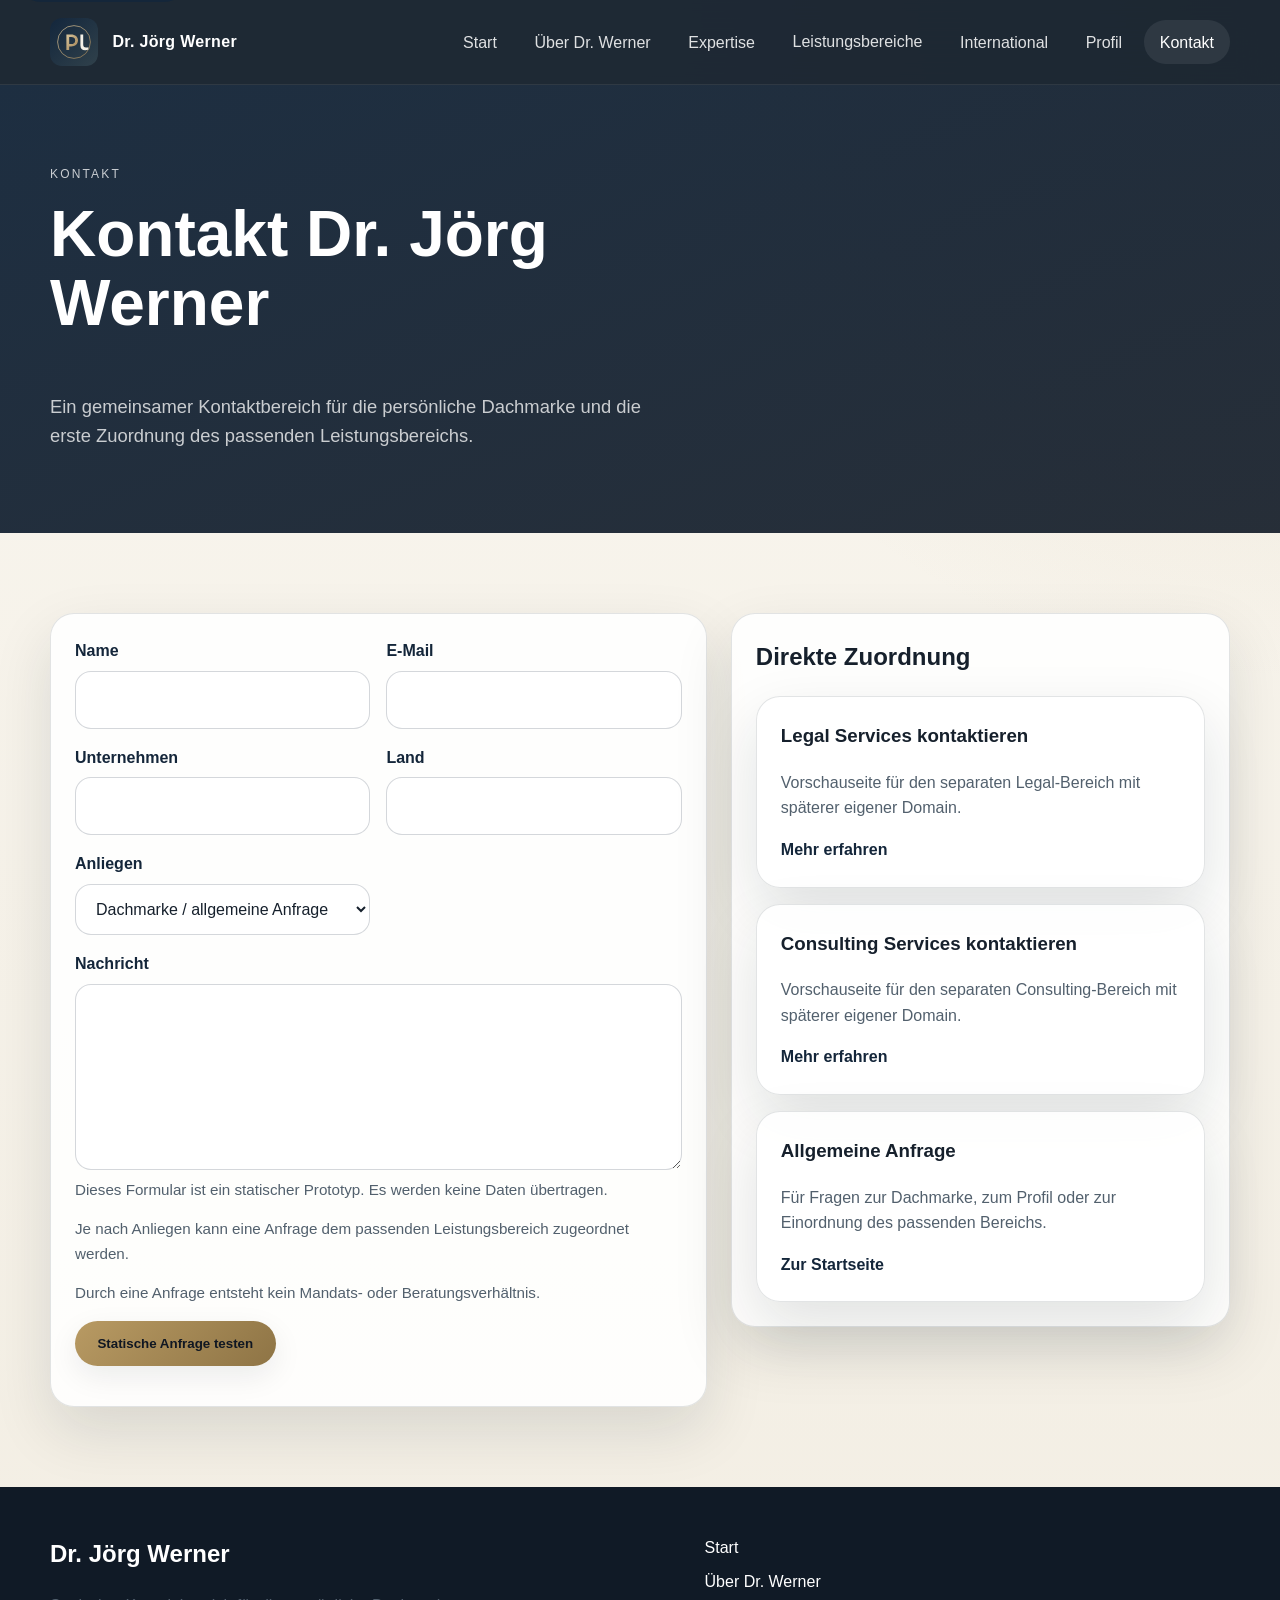
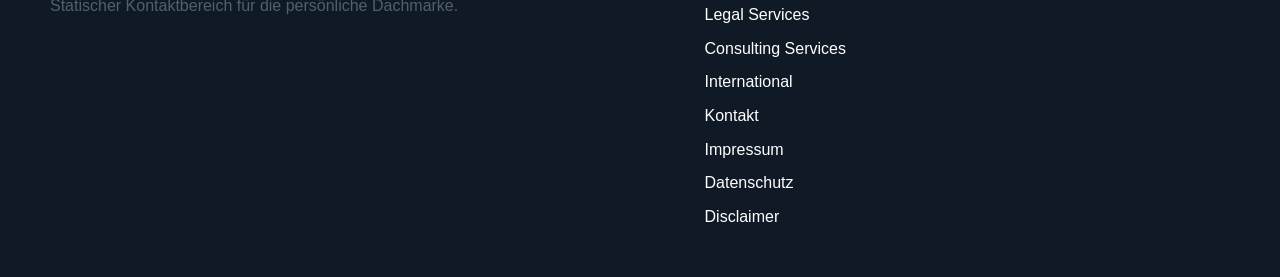
<file: kontakt.html>
<!DOCTYPE html>
<html lang="de">
<head><meta charset="UTF-8"><meta name="viewport" content="width=device-width, initial-scale=1.0"><title>Kontakt Dr. Jörg Werner</title><meta name="description" content="Statischer Kontaktbereich für die persönliche Dachmarke Dr. Jörg Werner."><link rel="stylesheet" href="assets/css/styles.css"></head>
<body data-page="kontakt">
<a class="skip-link" href="#hauptinhalt">Zum Inhalt springen</a>
<header class="site-header"><div class="container header-inner"><a class="brand" href="index.html"><img src="assets/images/dr-joerg-werner-logo-placeholder.svg" alt="Logo-Platzhalter Dr. Jörg Werner"><span>Dr. Jörg Werner</span></a><button class="nav-toggle" type="button" aria-expanded="false" aria-controls="hauptnavigation"><span></span><span></span><span></span><span class="sr-only">Navigation öffnen</span></button><nav class="main-nav" id="hauptnavigation" aria-label="Hauptnavigation"><ul><li><a href="index.html">Start</a></li><li><a href="ueber-dr-werner.html">Über Dr. Werner</a></li><li><a href="expertise.html">Expertise</a></li><li class="has-dropdown"><button class="dropdown-toggle" type="button" aria-expanded="false">Leistungsbereiche</button><ul class="dropdown-menu"><li><a href="advisory-ecosystem.html">Überblick</a></li><li><a href="legal-services.html">Legal Services</a></li><li><a href="consulting-services.html">Consulting Services</a></li><li><a href="advisory-ecosystem.html">Advisory Ecosystem</a></li></ul></li><li><a href="international.html">International</a></li><li><a href="presse-profil.html">Profil</a></li><li><a href="kontakt.html" data-nav="kontakt">Kontakt</a></li></ul></nav></div></header>
<main id="hauptinhalt">
  <section class="page-hero"><div class="container"><p class="eyebrow">Kontakt</p><h1>Kontakt Dr. Jörg Werner</h1><p class="lead">Ein gemeinsamer Kontaktbereich für die persönliche Dachmarke und die erste Zuordnung des passenden Leistungsbereichs.</p></div></section>
  <section class="section"><div class="container contact-grid">
    <form class="contact-form reveal" id="kontaktformular">
      <div class="form-grid">
        <div><label for="name">Name</label><input id="name" name="name" type="text" required></div>
        <div><label for="email">E-Mail</label><input id="email" name="email" type="email" required></div>
        <div><label for="unternehmen">Unternehmen</label><input id="unternehmen" name="unternehmen" type="text"></div>
        <div><label for="land">Land</label><input id="land" name="land" type="text"></div>
        <div><label for="anliegen">Anliegen</label><select id="anliegen" name="anliegen"><option>Dachmarke / allgemeine Anfrage</option><option>Legal Services</option><option>Consulting Services</option><option>Presse / Profil</option><option>Sonstiges</option></select></div>
        <div class="full-width"><label for="nachricht">Nachricht</label><textarea id="nachricht" name="nachricht" rows="6" required></textarea></div>
      </div>
      <p class="form-note">Dieses Formular ist ein statischer Prototyp. Es werden keine Daten übertragen.</p>
      <p class="form-note">Je nach Anliegen kann eine Anfrage dem passenden Leistungsbereich zugeordnet werden.</p>
      <p class="form-note">Durch eine Anfrage entsteht kein Mandats- oder Beratungsverhältnis.</p>
      <button class="button" type="submit">Statische Anfrage testen</button>
      <p id="form-status" class="status-message" aria-live="polite"></p>
    </form>
    <aside class="contact-aside reveal">
      <h2>Direkte Zuordnung</h2>
      <div class="stacked-cards">
        <article class="content-card"><h3>Legal Services kontaktieren</h3><p>Vorschauseite für den separaten Legal-Bereich mit späterer eigener Domain.</p><a class="text-link" href="legal-services.html">Mehr erfahren</a></article>
        <article class="content-card"><h3>Consulting Services kontaktieren</h3><p>Vorschauseite für den separaten Consulting-Bereich mit späterer eigener Domain.</p><a class="text-link" href="consulting-services.html">Mehr erfahren</a></article>
        <article class="content-card"><h3>Allgemeine Anfrage</h3><p>Für Fragen zur Dachmarke, zum Profil oder zur Einordnung des passenden Bereichs.</p><a class="text-link" href="index.html">Zur Startseite</a></article>
      </div>
    </aside>
  </div></section>
</main>
<footer class="site-footer"><div class="container footer-grid"><div><h2>Dr. Jörg Werner</h2><p>Statischer Kontaktbereich für die persönliche Dachmarke.</p></div><nav aria-label="Footer Navigation"><ul><li><a href="index.html">Start</a></li><li><a href="ueber-dr-werner.html">Über Dr. Werner</a></li><li><a href="legal-services.html">Legal Services</a></li><li><a href="consulting-services.html">Consulting Services</a></li><li><a href="international.html">International</a></li><li><a href="kontakt.html">Kontakt</a></li><li><a href="impressum.html">Impressum</a></li><li><a href="datenschutz.html">Datenschutz</a></li><li><a href="disclaimer.html">Disclaimer</a></li></ul></nav></div></footer>
<script src="assets/js/main.js"></script>
</body></html>
</file>
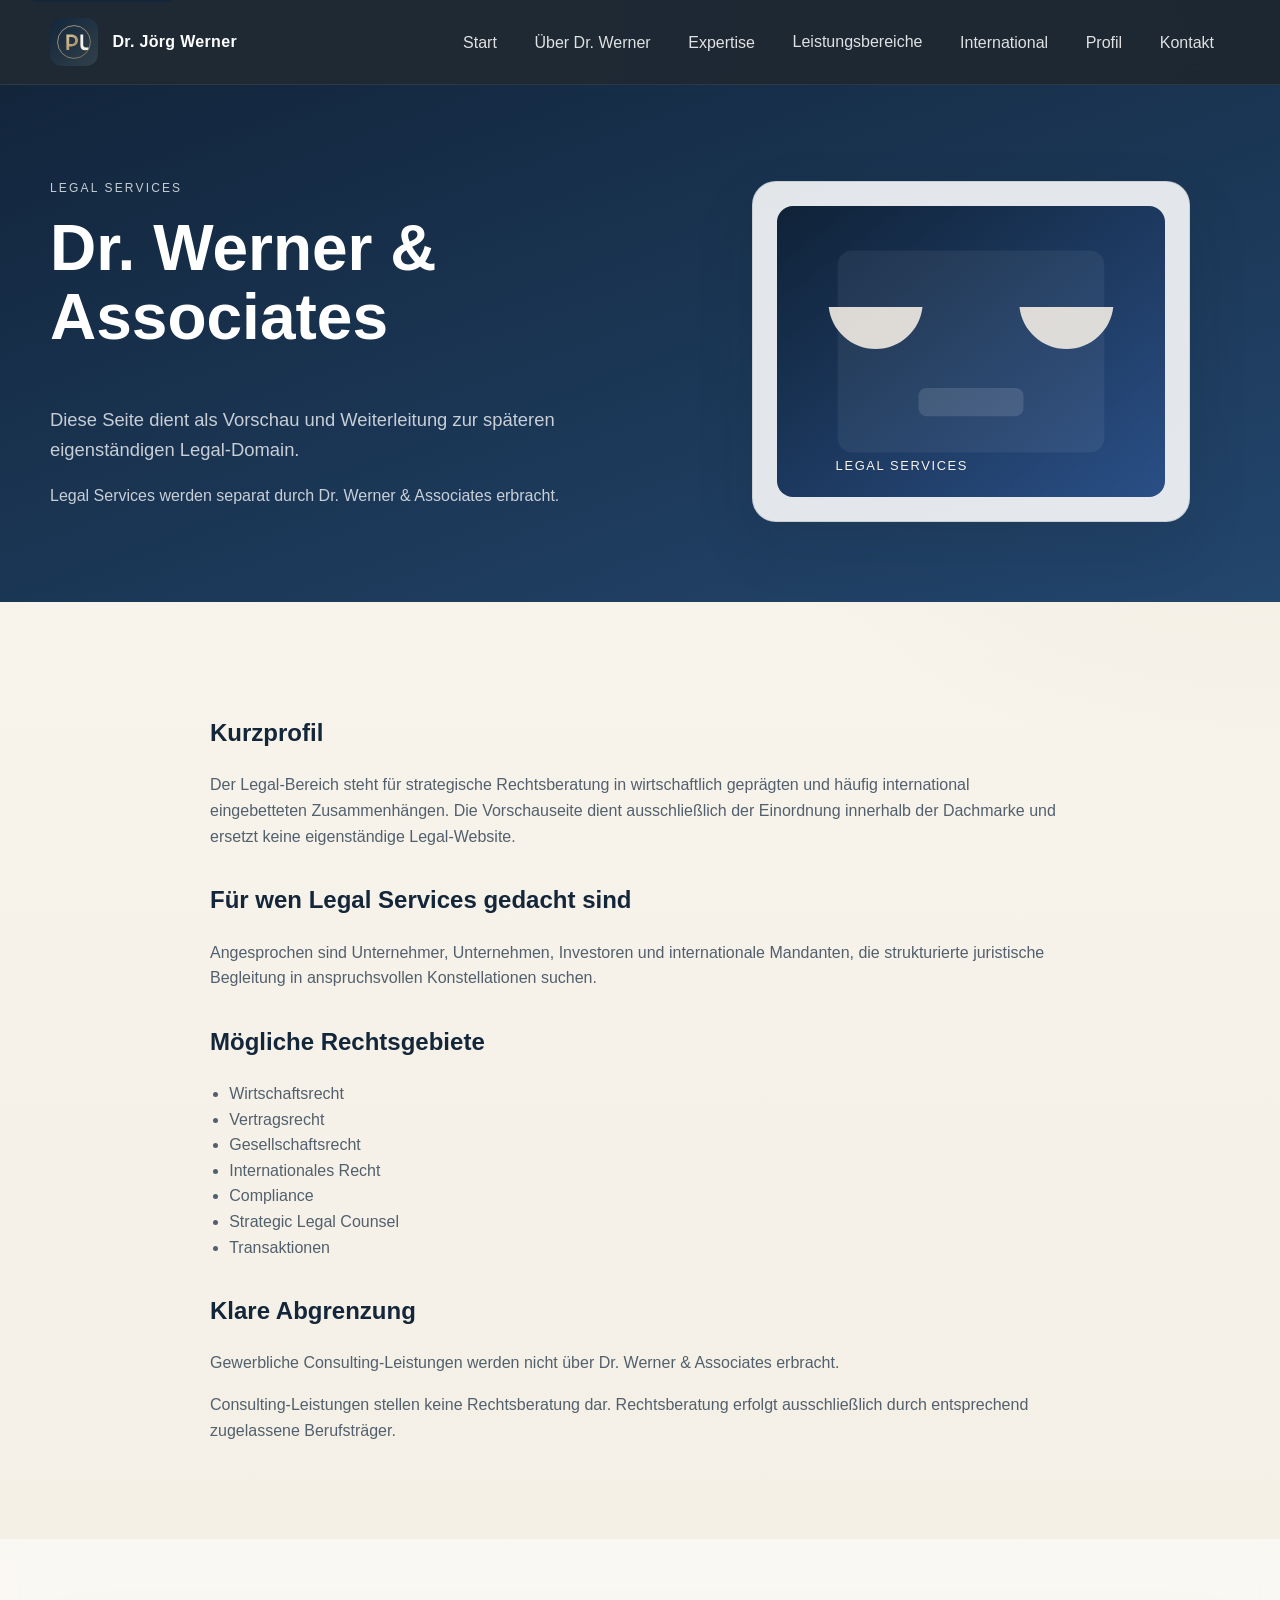
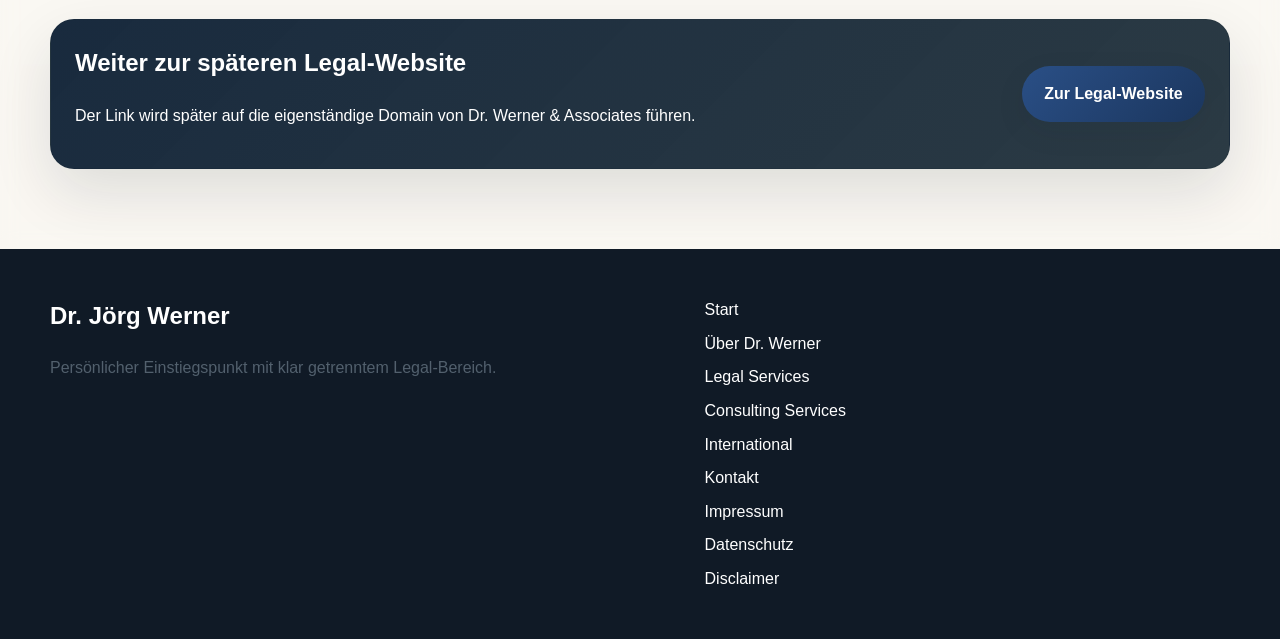
<file: legal-services.html>
<!DOCTYPE html>
<html lang="de">
<head><meta charset="UTF-8"><meta name="viewport" content="width=device-width, initial-scale=1.0"><title>Legal Services – Dr. Werner &amp; Associates</title><meta name="description" content="Vorschauseite für den separaten Legal-Bereich Dr. Werner &amp; Associates."><link rel="stylesheet" href="assets/css/styles.css"></head>
<body data-page="legal-services">
<a class="skip-link" href="#hauptinhalt">Zum Inhalt springen</a>
<header class="site-header"><div class="container header-inner"><a class="brand" href="index.html"><img src="assets/images/dr-joerg-werner-logo-placeholder.svg" alt="Logo-Platzhalter Dr. Jörg Werner"><span>Dr. Jörg Werner</span></a><button class="nav-toggle" type="button" aria-expanded="false" aria-controls="hauptnavigation"><span></span><span></span><span></span><span class="sr-only">Navigation öffnen</span></button><nav class="main-nav" id="hauptnavigation" aria-label="Hauptnavigation"><ul><li><a href="index.html">Start</a></li><li><a href="ueber-dr-werner.html">Über Dr. Werner</a></li><li><a href="expertise.html">Expertise</a></li><li class="has-dropdown"><button class="dropdown-toggle" type="button" aria-expanded="false">Leistungsbereiche</button><ul class="dropdown-menu"><li><a href="advisory-ecosystem.html">Überblick</a></li><li><a href="legal-services.html" data-nav="legal-services">Legal Services</a></li><li><a href="consulting-services.html">Consulting Services</a></li><li><a href="advisory-ecosystem.html">Advisory Ecosystem</a></li></ul></li><li><a href="international.html">International</a></li><li><a href="presse-profil.html">Profil</a></li><li><a href="kontakt.html">Kontakt</a></li></ul></nav></div></header>
<main id="hauptinhalt">
  <section class="page-hero legal-accent"><div class="container split-layout"><div class="reveal"><p class="eyebrow">Legal Services</p><h1>Dr. Werner &amp; Associates</h1><p class="lead">Diese Seite dient als Vorschau und Weiterleitung zur späteren eigenständigen Legal-Domain.</p><p>Legal Services werden separat durch Dr. Werner &amp; Associates erbracht.</p></div><figure class="image-card reveal"><img src="assets/images/legal-services-placeholder.svg" alt="Abstrakte Darstellung eines Legal-Services-Bereichs"></figure></div></section>
  <section class="section"><div class="container article-layout reveal"><h2>Kurzprofil</h2><p>Der Legal-Bereich steht für strategische Rechtsberatung in wirtschaftlich geprägten und häufig international eingebetteten Zusammenhängen. Die Vorschauseite dient ausschließlich der Einordnung innerhalb der Dachmarke und ersetzt keine eigenständige Legal-Website.</p><h2>Für wen Legal Services gedacht sind</h2><p>Angesprochen sind Unternehmer, Unternehmen, Investoren und internationale Mandanten, die strukturierte juristische Begleitung in anspruchsvollen Konstellationen suchen.</p><h2>Mögliche Rechtsgebiete</h2><ul class="feature-list"><li>Wirtschaftsrecht</li><li>Vertragsrecht</li><li>Gesellschaftsrecht</li><li>Internationales Recht</li><li>Compliance</li><li>Strategic Legal Counsel</li><li>Transaktionen</li></ul><h2>Klare Abgrenzung</h2><p>Gewerbliche Consulting-Leistungen werden nicht über Dr. Werner &amp; Associates erbracht.</p><p>Consulting-Leistungen stellen keine Rechtsberatung dar. Rechtsberatung erfolgt ausschließlich durch entsprechend zugelassene Berufsträger.</p></div></section>
  <section class="section section-alt"><div class="container cta-panel reveal"><div><h2>Weiter zur späteren Legal-Website</h2><p>Der Link wird später auf die eigenständige Domain von Dr. Werner &amp; Associates führen.</p></div><!-- Dieser Link soll später zur Legal-Domain führen. --><a class="button button-legal" href="https://mephmk.github.io/werner-legal/">Zur Legal-Website</a></div></section>
</main>
<footer class="site-footer"><div class="container footer-grid"><div><h2>Dr. Jörg Werner</h2><p>Persönlicher Einstiegspunkt mit klar getrenntem Legal-Bereich.</p></div><nav aria-label="Footer Navigation"><ul><li><a href="index.html">Start</a></li><li><a href="ueber-dr-werner.html">Über Dr. Werner</a></li><li><a href="legal-services.html">Legal Services</a></li><li><a href="consulting-services.html">Consulting Services</a></li><li><a href="international.html">International</a></li><li><a href="kontakt.html">Kontakt</a></li><li><a href="impressum.html">Impressum</a></li><li><a href="datenschutz.html">Datenschutz</a></li><li><a href="disclaimer.html">Disclaimer</a></li></ul></nav></div></footer>
<script src="assets/js/main.js"></script>
</body></html>
</file>
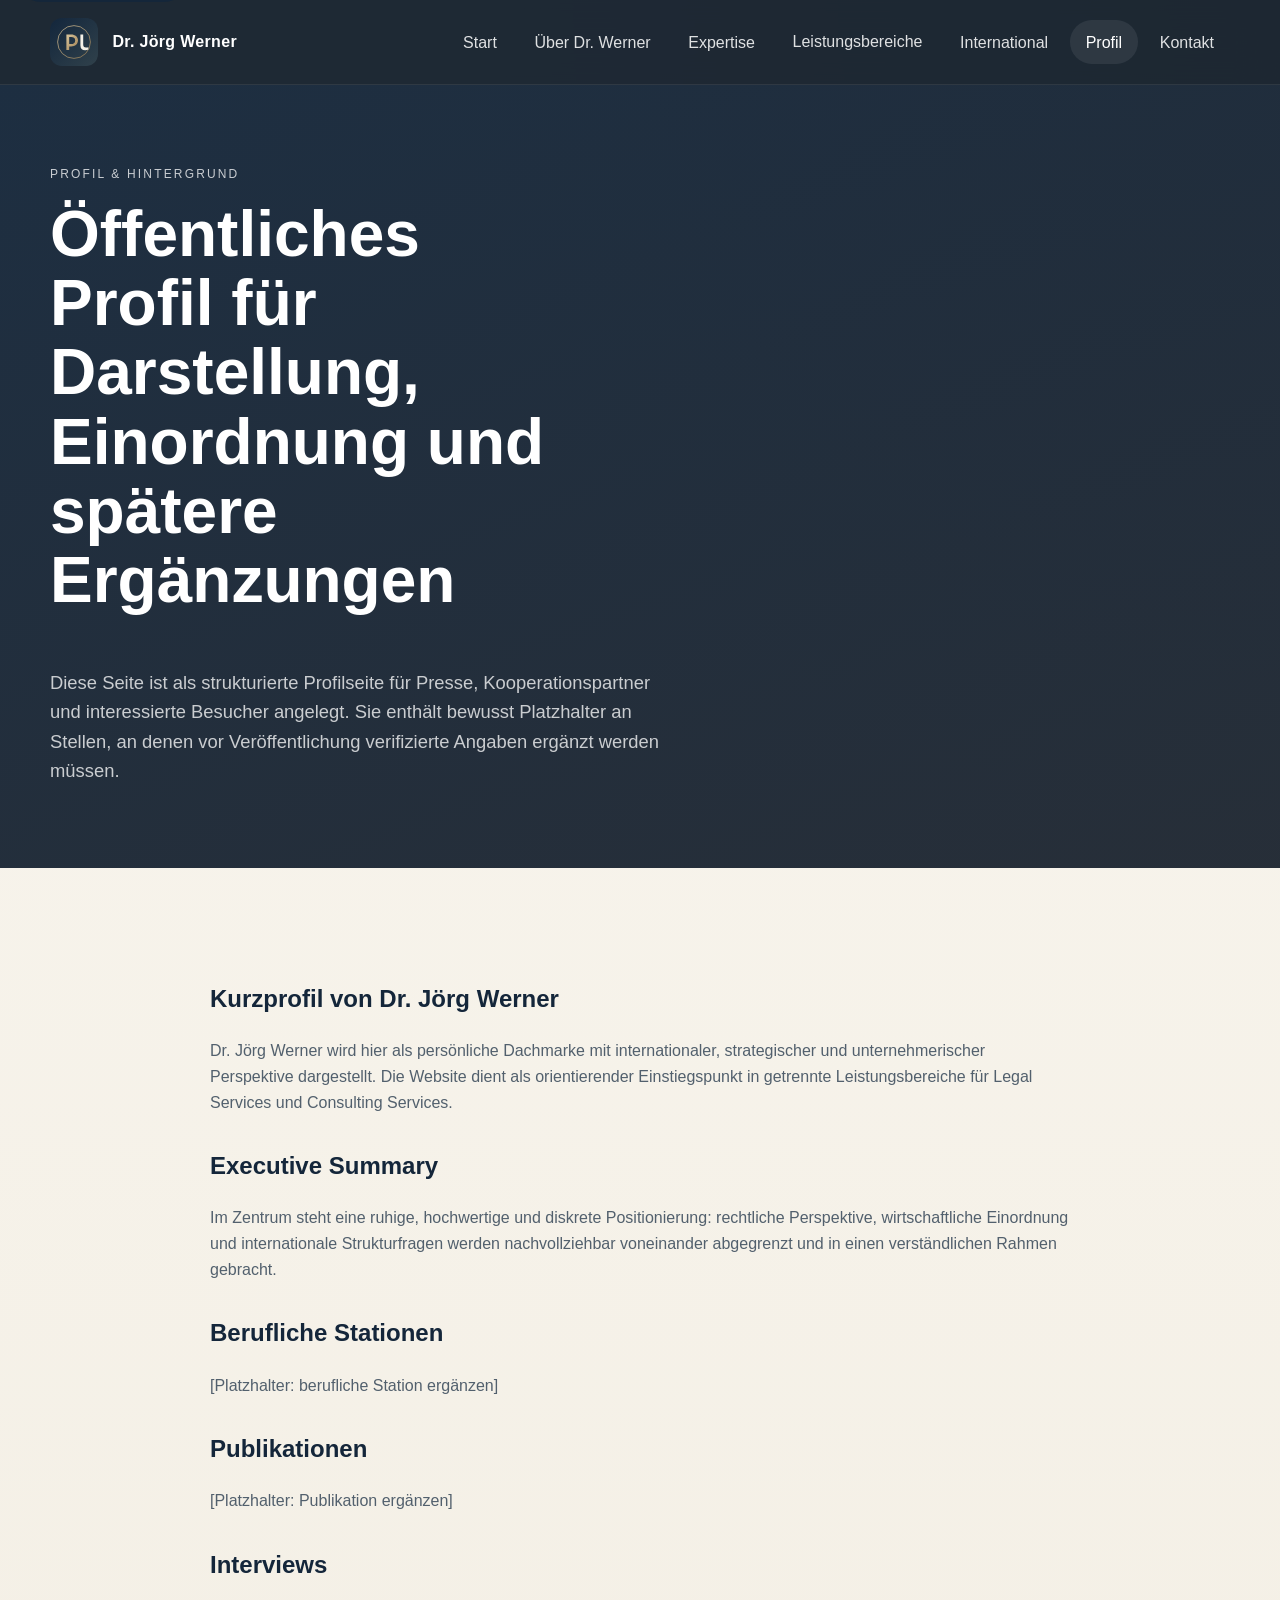
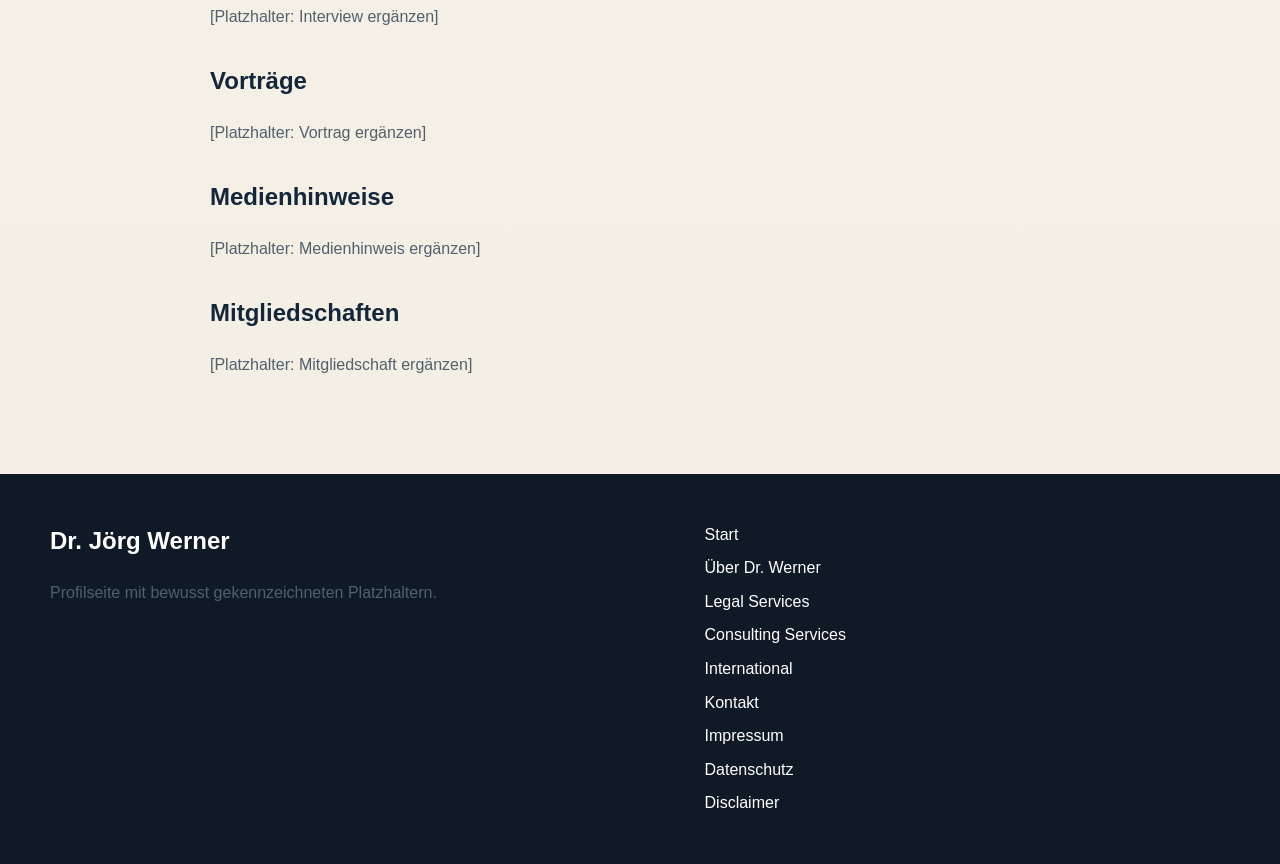
<file: presse-profil.html>
<!DOCTYPE html>
<html lang="de">
<head><meta charset="UTF-8"><meta name="viewport" content="width=device-width, initial-scale=1.0"><title>Profil &amp; Hintergrund</title><meta name="description" content="Öffentliches Profil und Platzhalter für Hintergrundinformationen, Publikationen und Medienhinweise."><link rel="stylesheet" href="assets/css/styles.css"></head>
<body data-page="presse-profil">
<a class="skip-link" href="#hauptinhalt">Zum Inhalt springen</a>
<header class="site-header"><div class="container header-inner"><a class="brand" href="index.html"><img src="assets/images/dr-joerg-werner-logo-placeholder.svg" alt="Logo-Platzhalter Dr. Jörg Werner"><span>Dr. Jörg Werner</span></a><button class="nav-toggle" type="button" aria-expanded="false" aria-controls="hauptnavigation"><span></span><span></span><span></span><span class="sr-only">Navigation öffnen</span></button><nav class="main-nav" id="hauptnavigation" aria-label="Hauptnavigation"><ul><li><a href="index.html">Start</a></li><li><a href="ueber-dr-werner.html">Über Dr. Werner</a></li><li><a href="expertise.html">Expertise</a></li><li class="has-dropdown"><button class="dropdown-toggle" type="button" aria-expanded="false">Leistungsbereiche</button><ul class="dropdown-menu"><li><a href="advisory-ecosystem.html">Überblick</a></li><li><a href="legal-services.html">Legal Services</a></li><li><a href="consulting-services.html">Consulting Services</a></li><li><a href="advisory-ecosystem.html">Advisory Ecosystem</a></li></ul></li><li><a href="international.html">International</a></li><li><a href="presse-profil.html" data-nav="presse-profil">Profil</a></li><li><a href="kontakt.html">Kontakt</a></li></ul></nav></div></header>
<main id="hauptinhalt">
  <section class="page-hero"><div class="container"><p class="eyebrow">Profil &amp; Hintergrund</p><h1>Öffentliches Profil für Darstellung, Einordnung und spätere Ergänzungen</h1><p class="lead">Diese Seite ist als strukturierte Profilseite für Presse, Kooperationspartner und interessierte Besucher angelegt. Sie enthält bewusst Platzhalter an Stellen, an denen vor Veröffentlichung verifizierte Angaben ergänzt werden müssen.</p></div></section>
  <section class="section"><div class="container article-layout reveal"><h2>Kurzprofil von Dr. Jörg Werner</h2><p>Dr. Jörg Werner wird hier als persönliche Dachmarke mit internationaler, strategischer und unternehmerischer Perspektive dargestellt. Die Website dient als orientierender Einstiegspunkt in getrennte Leistungsbereiche für Legal Services und Consulting Services.</p><h2>Executive Summary</h2><p>Im Zentrum steht eine ruhige, hochwertige und diskrete Positionierung: rechtliche Perspektive, wirtschaftliche Einordnung und internationale Strukturfragen werden nachvollziehbar voneinander abgegrenzt und in einen verständlichen Rahmen gebracht.</p><h2>Berufliche Stationen</h2><p>[Platzhalter: berufliche Station ergänzen]</p><h2>Publikationen</h2><p>[Platzhalter: Publikation ergänzen]</p><h2>Interviews</h2><p>[Platzhalter: Interview ergänzen]</p><h2>Vorträge</h2><p>[Platzhalter: Vortrag ergänzen]</p><h2>Medienhinweise</h2><p>[Platzhalter: Medienhinweis ergänzen]</p><h2>Mitgliedschaften</h2><p>[Platzhalter: Mitgliedschaft ergänzen]</p></div></section>
</main>
<footer class="site-footer"><div class="container footer-grid"><div><h2>Dr. Jörg Werner</h2><p>Profilseite mit bewusst gekennzeichneten Platzhaltern.</p></div><nav aria-label="Footer Navigation"><ul><li><a href="index.html">Start</a></li><li><a href="ueber-dr-werner.html">Über Dr. Werner</a></li><li><a href="legal-services.html">Legal Services</a></li><li><a href="consulting-services.html">Consulting Services</a></li><li><a href="international.html">International</a></li><li><a href="kontakt.html">Kontakt</a></li><li><a href="impressum.html">Impressum</a></li><li><a href="datenschutz.html">Datenschutz</a></li><li><a href="disclaimer.html">Disclaimer</a></li></ul></nav></div></footer>
<script src="assets/js/main.js"></script>
</body></html>
</file>
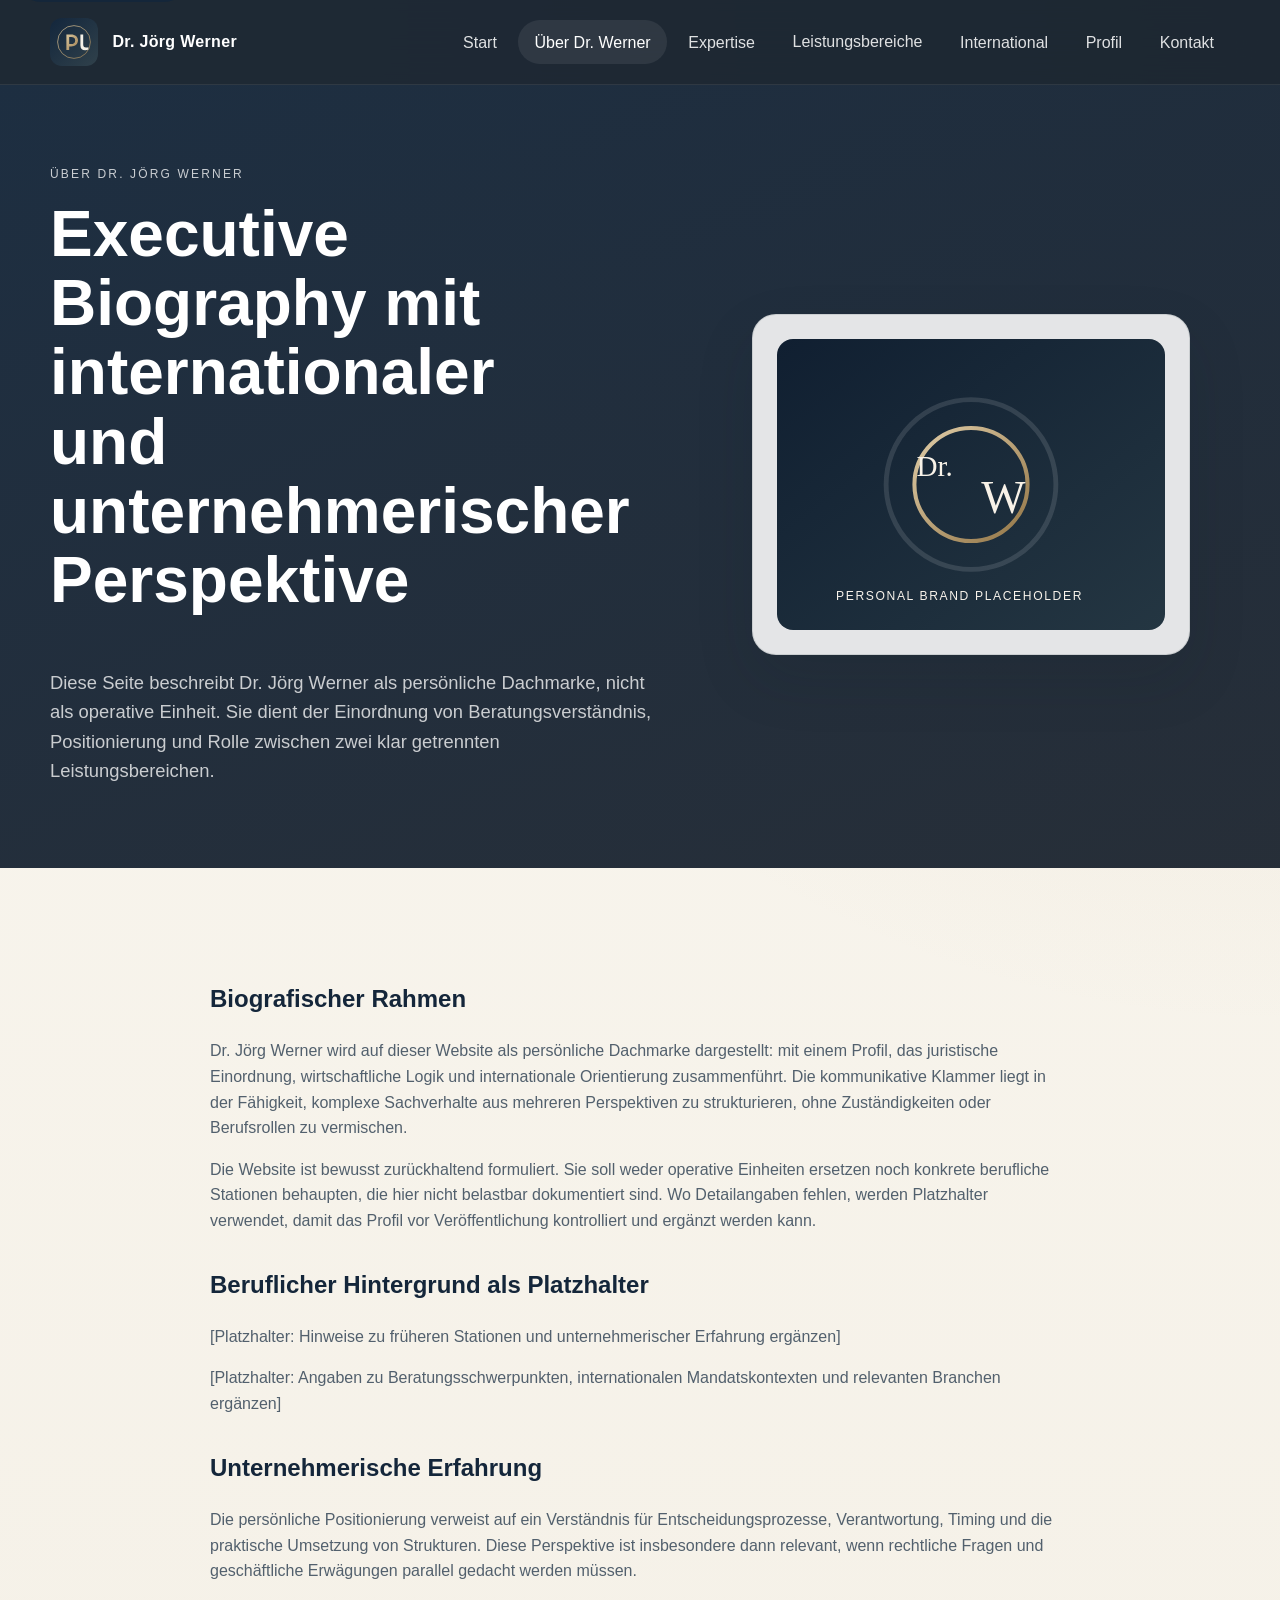
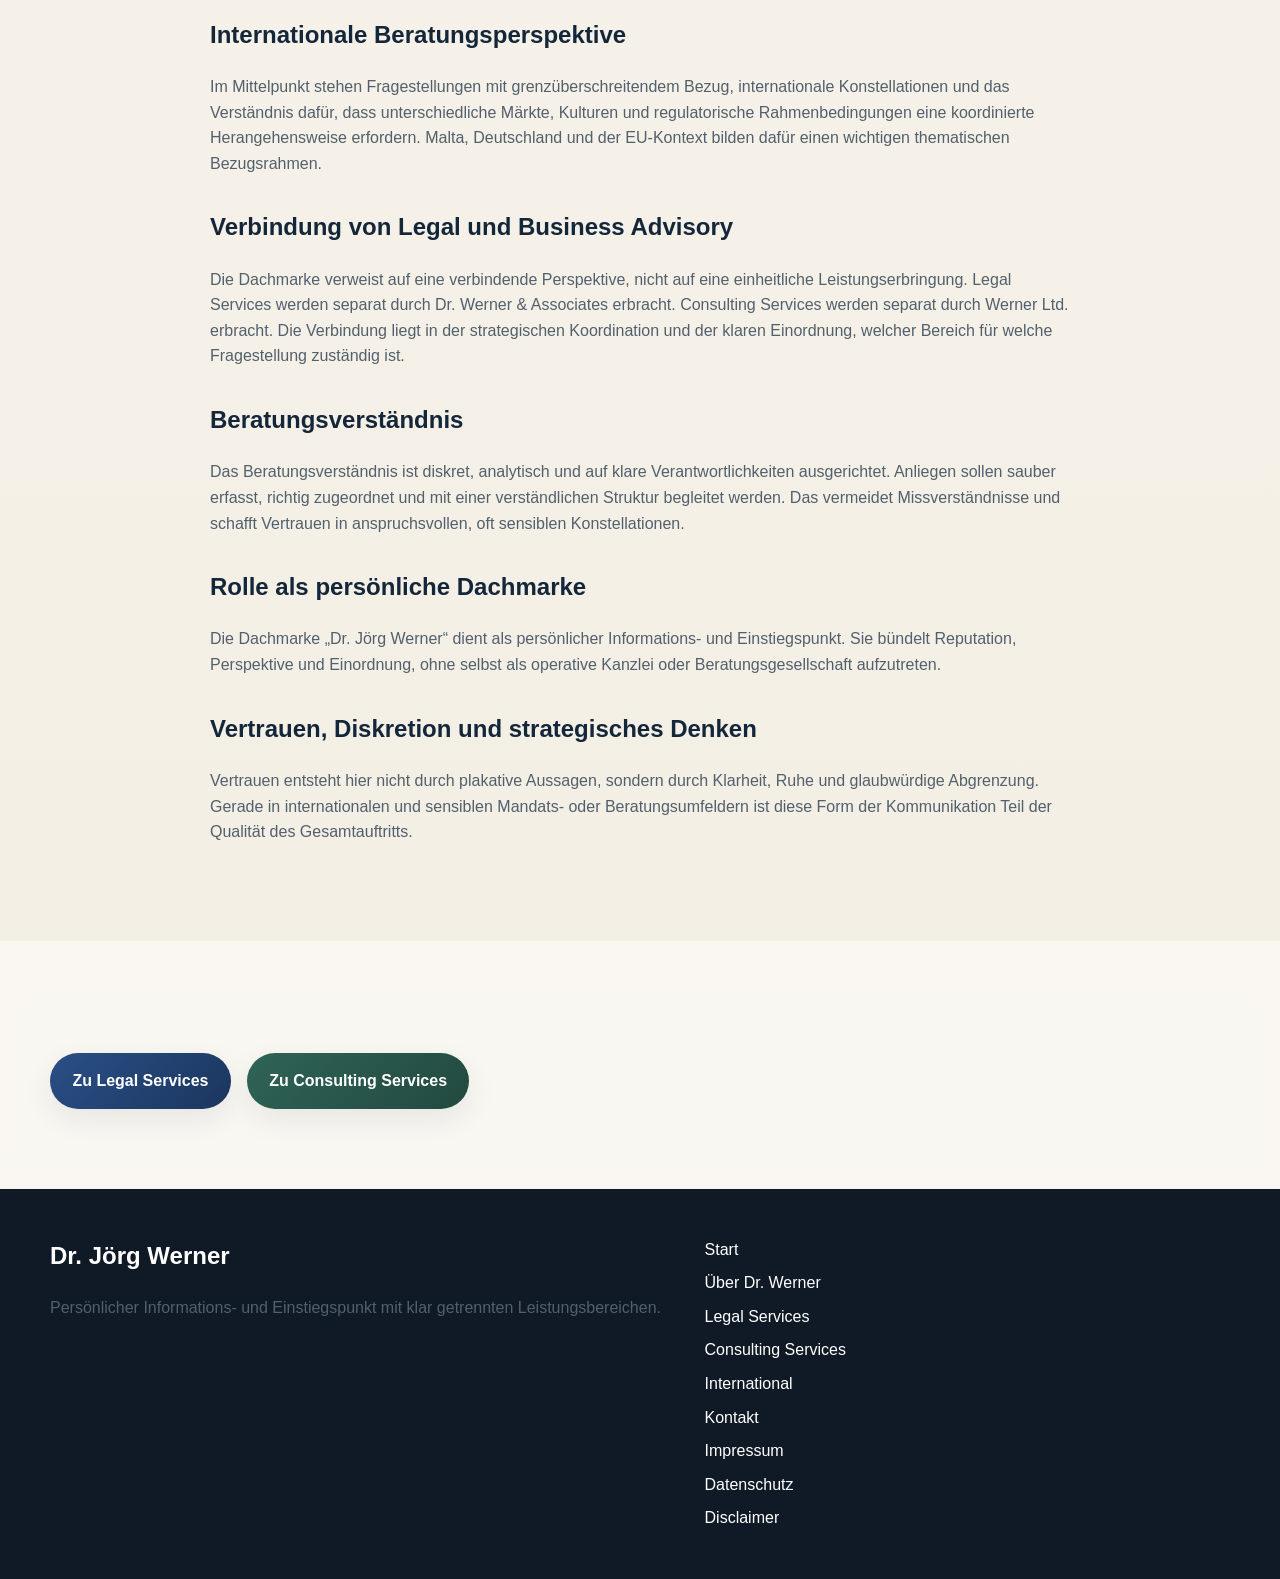
<file: ueber-dr-werner.html>
<!DOCTYPE html>
<html lang="de">
<head>
  <meta charset="UTF-8">
  <meta name="viewport" content="width=device-width, initial-scale=1.0">
  <title>Über Dr. Jörg Werner</title>
  <meta name="description" content="Executive Biography und Beratungsverständnis von Dr. Jörg Werner.">
  <link rel="stylesheet" href="assets/css/styles.css">
</head>
<body data-page="ueber-dr-werner">
  <a class="skip-link" href="#hauptinhalt">Zum Inhalt springen</a>
  <header class="site-header">
    <div class="container header-inner">
      <a class="brand" href="index.html"><img src="assets/images/dr-joerg-werner-logo-placeholder.svg" alt="Logo-Platzhalter Dr. Jörg Werner"><span>Dr. Jörg Werner</span></a>
      <button class="nav-toggle" type="button" aria-expanded="false" aria-controls="hauptnavigation"><span></span><span></span><span></span><span class="sr-only">Navigation öffnen</span></button>
      <nav class="main-nav" id="hauptnavigation" aria-label="Hauptnavigation">
        <ul>
          <li><a href="index.html">Start</a></li><li><a href="ueber-dr-werner.html" data-nav="ueber-dr-werner">Über Dr. Werner</a></li><li><a href="expertise.html">Expertise</a></li>
          <li class="has-dropdown"><button class="dropdown-toggle" type="button" aria-expanded="false">Leistungsbereiche</button><ul class="dropdown-menu"><li><a href="advisory-ecosystem.html">Überblick</a></li><li><a href="legal-services.html">Legal Services</a></li><li><a href="consulting-services.html">Consulting Services</a></li><li><a href="advisory-ecosystem.html">Advisory Ecosystem</a></li></ul></li>
          <li><a href="international.html">International</a></li><li><a href="presse-profil.html">Profil</a></li><li><a href="kontakt.html">Kontakt</a></li>
        </ul>
      </nav>
    </div>
  </header>
  <main id="hauptinhalt">
    <section class="page-hero">
      <div class="container split-layout">
        <div class="reveal">
          <p class="eyebrow">Über Dr. Jörg Werner</p>
          <h1>Executive Biography mit internationaler und unternehmerischer Perspektive</h1>
          <p class="lead">Diese Seite beschreibt Dr. Jörg Werner als persönliche Dachmarke, nicht als operative Einheit. Sie dient der Einordnung von Beratungsverständnis, Positionierung und Rolle zwischen zwei klar getrennten Leistungsbereichen.</p>
        </div>
        <figure class="image-card reveal">
          <img src="assets/images/personal-brand-placeholder.svg" alt="Abstrakte Darstellung einer persönlichen Premium-Marke">
        </figure>
      </div>
    </section>
    <section class="section">
      <div class="container article-layout reveal">
        <h2>Biografischer Rahmen</h2>
        <p>Dr. Jörg Werner wird auf dieser Website als persönliche Dachmarke dargestellt: mit einem Profil, das juristische Einordnung, wirtschaftliche Logik und internationale Orientierung zusammenführt. Die kommunikative Klammer liegt in der Fähigkeit, komplexe Sachverhalte aus mehreren Perspektiven zu strukturieren, ohne Zuständigkeiten oder Berufsrollen zu vermischen.</p>
        <p>Die Website ist bewusst zurückhaltend formuliert. Sie soll weder operative Einheiten ersetzen noch konkrete berufliche Stationen behaupten, die hier nicht belastbar dokumentiert sind. Wo Detailangaben fehlen, werden Platzhalter verwendet, damit das Profil vor Veröffentlichung kontrolliert und ergänzt werden kann.</p>
        <h2>Beruflicher Hintergrund als Platzhalter</h2>
        <p>[Platzhalter: Hinweise zu früheren Stationen und unternehmerischer Erfahrung ergänzen]</p>
        <p>[Platzhalter: Angaben zu Beratungsschwerpunkten, internationalen Mandatskontexten und relevanten Branchen ergänzen]</p>
        <h2>Unternehmerische Erfahrung</h2>
        <p>Die persönliche Positionierung verweist auf ein Verständnis für Entscheidungsprozesse, Verantwortung, Timing und die praktische Umsetzung von Strukturen. Diese Perspektive ist insbesondere dann relevant, wenn rechtliche Fragen und geschäftliche Erwägungen parallel gedacht werden müssen.</p>
        <h2>Internationale Beratungsperspektive</h2>
        <p>Im Mittelpunkt stehen Fragestellungen mit grenzüberschreitendem Bezug, internationale Konstellationen und das Verständnis dafür, dass unterschiedliche Märkte, Kulturen und regulatorische Rahmenbedingungen eine koordinierte Herangehensweise erfordern. Malta, Deutschland und der EU-Kontext bilden dafür einen wichtigen thematischen Bezugsrahmen.</p>
        <h2>Verbindung von Legal und Business Advisory</h2>
        <p>Die Dachmarke verweist auf eine verbindende Perspektive, nicht auf eine einheitliche Leistungserbringung. Legal Services werden separat durch Dr. Werner &amp; Associates erbracht. Consulting Services werden separat durch Werner Ltd. erbracht. Die Verbindung liegt in der strategischen Koordination und der klaren Einordnung, welcher Bereich für welche Fragestellung zuständig ist.</p>
        <h2>Beratungsverständnis</h2>
        <p>Das Beratungsverständnis ist diskret, analytisch und auf klare Verantwortlichkeiten ausgerichtet. Anliegen sollen sauber erfasst, richtig zugeordnet und mit einer verständlichen Struktur begleitet werden. Das vermeidet Missverständnisse und schafft Vertrauen in anspruchsvollen, oft sensiblen Konstellationen.</p>
        <h2>Rolle als persönliche Dachmarke</h2>
        <p>Die Dachmarke „Dr. Jörg Werner“ dient als persönlicher Informations- und Einstiegspunkt. Sie bündelt Reputation, Perspektive und Einordnung, ohne selbst als operative Kanzlei oder Beratungsgesellschaft aufzutreten.</p>
        <h2>Vertrauen, Diskretion und strategisches Denken</h2>
        <p>Vertrauen entsteht hier nicht durch plakative Aussagen, sondern durch Klarheit, Ruhe und glaubwürdige Abgrenzung. Gerade in internationalen und sensiblen Mandats- oder Beratungsumfeldern ist diese Form der Kommunikation Teil der Qualität des Gesamtauftritts.</p>
      </div>
    </section>
    <section class="section section-alt">
      <div class="container button-row centered">
        <a class="button button-legal" href="legal-services.html">Zu Legal Services</a>
        <a class="button button-consulting" href="consulting-services.html">Zu Consulting Services</a>
      </div>
    </section>
  </main>
  <footer class="site-footer"><div class="container footer-grid"><div><h2>Dr. Jörg Werner</h2><p>Persönlicher Informations- und Einstiegspunkt mit klar getrennten Leistungsbereichen.</p></div><nav aria-label="Footer Navigation"><ul><li><a href="index.html">Start</a></li><li><a href="ueber-dr-werner.html">Über Dr. Werner</a></li><li><a href="legal-services.html">Legal Services</a></li><li><a href="consulting-services.html">Consulting Services</a></li><li><a href="international.html">International</a></li><li><a href="kontakt.html">Kontakt</a></li><li><a href="impressum.html">Impressum</a></li><li><a href="datenschutz.html">Datenschutz</a></li><li><a href="disclaimer.html">Disclaimer</a></li></ul></nav></div></footer>
  <script src="assets/js/main.js"></script>
</body>
</html>
</file>
<file: assets/css/styles.css>
:root {
  --bg: #f5f1e8;
  --surface: #fffdfa;
  --surface-strong: #f1ece2;
  --ink: #16202c;
  --ink-soft: #52606d;
  --line: rgba(22, 32, 44, 0.12);
  --navy: #14263a;
  --navy-strong: #0d1c2d;
  --gold: #b89a63;
  --sand: #d7c4a4;
  --green: #23443e;
  --graphite: #30414b;
  --legal: #2a4f86;
  --consulting: #2f6456;
  --success: #245d47;
  --radius: 24px;
  --radius-sm: 16px;
  --shadow: 0 24px 60px rgba(17, 29, 43, 0.12);
  --shadow-soft: 0 10px 30px rgba(17, 29, 43, 0.08);
  --max: 1180px;
}

*,
*::before,
*::after { box-sizing: border-box; }

html { scroll-behavior: smooth; }

body {
  margin: 0;
  font-family: "Segoe UI", "Helvetica Neue", Arial, sans-serif;
  color: var(--ink);
  background:
    radial-gradient(circle at top right, rgba(184, 154, 99, 0.18), transparent 30%),
    linear-gradient(180deg, #f9f6ef 0%, #f2ede2 100%);
  line-height: 1.6;
}

img { max-width: 100%; display: block; border-radius: var(--radius-sm); }
a { color: inherit; text-decoration: none; }
p, li { color: var(--ink-soft); }
h1, h2, h3, h4, p { margin-top: 0; }
ul { padding-left: 1.2rem; }

.container { width: min(calc(100% - 2rem), var(--max)); margin: 0 auto; }
.section { padding: 5rem 0; }
.section-alt { background: rgba(255, 255, 255, 0.5); backdrop-filter: blur(8px); }
.centered { text-align: center; }
.sr-only { position: absolute; width: 1px; height: 1px; padding: 0; overflow: hidden; clip: rect(0,0,0,0); white-space: nowrap; border: 0; }
.skip-link {
  position: absolute; left: 1rem; top: -3rem; z-index: 1000; background: var(--navy); color: white;
  padding: 0.75rem 1rem; border-radius: 999px;
}
.skip-link:focus { top: 1rem; }

:focus-visible {
  outline: 3px solid var(--gold);
  outline-offset: 3px;
}

.site-header {
  position: sticky; top: 0; z-index: 50;
  background: rgba(11, 23, 36, 0.92);
  border-bottom: 1px solid rgba(255,255,255,0.08);
  backdrop-filter: blur(18px);
}

.header-inner {
  display: flex; align-items: center; justify-content: space-between; gap: 1rem; min-height: 84px;
}

.brand {
  display: inline-flex; align-items: center; gap: 0.9rem; color: white; font-weight: 700; letter-spacing: 0.02em;
}

.brand img { width: 48px; height: 48px; border-radius: 12px; }

.main-nav > ul {
  list-style: none; margin: 0; padding: 0; display: flex; align-items: center; gap: 0.35rem;
}

.main-nav a,
.dropdown-toggle {
  color: rgba(255,255,255,0.86); padding: 0.85rem 1rem; border-radius: 999px; background: transparent; border: 0;
  font: inherit; cursor: pointer;
}

.main-nav a:hover,
.main-nav a.active,
.dropdown-toggle:hover,
.has-dropdown.open > .dropdown-toggle {
  background: rgba(255,255,255,0.08);
  color: white;
}

.has-dropdown { position: relative; }
.main-nav > ul > li > .dropdown-menu {
  position: absolute; top: 100%; left: 0; min-width: 240px; padding: 1.3rem 0.6rem 0.6rem;
  display: flex; flex-direction: column; background: rgba(12, 25, 39, 0.98); border: 1px solid rgba(255,255,255,0.08);
  border-radius: 20px; box-shadow: var(--shadow-soft);
  opacity: 0; visibility: hidden; pointer-events: none; transform: translateY(-0.35rem);
  transition: opacity 0.2s ease, transform 0.2s ease, visibility 0.2s ease;
}
.main-nav > ul > li > .dropdown-menu[hidden] { display: none !important; }
.has-dropdown.open > .dropdown-menu {
  opacity: 1; visibility: visible; pointer-events: auto; transform: translateY(0);
}
.dropdown-menu a { border-radius: 14px; display: block; }

.nav-toggle {
  display: none; border: 1px solid rgba(255,255,255,0.16); background: transparent; border-radius: 16px; padding: 0.85rem;
}
.nav-toggle span {
  display: block; width: 22px; height: 2px; background: white; margin: 4px 0;
}

.hero, .page-hero {
  padding: 5rem 0 4rem;
  background: linear-gradient(160deg, rgba(20, 38, 58, 0.96), rgba(16, 25, 37, 0.9));
  color: white;
}
.hero p, .page-hero p, .hero li, .page-hero li { color: rgba(255,255,255,0.76); }
.hero-grid, .split-layout { display: grid; grid-template-columns: 1.2fr 1fr; gap: 2.5rem; align-items: center; }
.lead { font-size: 1.15rem; max-width: 60ch; }
.eyebrow {
  text-transform: uppercase; letter-spacing: 0.18em; font-size: 0.75rem; color: var(--sand); margin-bottom: 1rem;
}
.hero h1, .page-hero h1 { font-size: clamp(2.2rem, 5vw, 4.3rem); line-height: 1.08; max-width: 12ch; }
.page-hero h1 { max-width: 14ch; }
.microcopy { font-size: 0.95rem; max-width: 54ch; }

.button-row { display: flex; flex-wrap: wrap; gap: 1rem; margin-top: 2rem; }
.button {
  display: inline-flex; align-items: center; justify-content: center; border-radius: 999px; padding: 0.95rem 1.4rem;
  background: linear-gradient(135deg, var(--gold), #8e7445); color: #101722; font-weight: 700; border: 0;
  box-shadow: var(--shadow-soft);
}
.button:hover { transform: translateY(-1px); }
.button-secondary {
  background: transparent; color: white; border: 1px solid rgba(255,255,255,0.2);
}
.button-legal { background: linear-gradient(135deg, var(--legal), #1b365e); color: white; }
.button-consulting { background: linear-gradient(135deg, var(--consulting), #22493f); color: white; }
.text-link { color: var(--navy); font-weight: 700; }
.page-hero .text-link { color: var(--sand); }

.trust-bar {
  background: var(--navy-strong); color: white; padding: 1.1rem 0; border-bottom: 1px solid rgba(255,255,255,0.07);
}
.trust-items {
  display: flex; flex-wrap: wrap; gap: 0.8rem 1.25rem; justify-content: center; font-size: 0.95rem;
}
.trust-items span::before { content: "•"; margin-right: 0.55rem; color: var(--sand); }

.section-heading { max-width: 760px; margin-bottom: 2rem; }
.section-heading h2 { font-size: clamp(1.8rem, 4vw, 3rem); color: var(--navy); }

.service-choice-grid, .grid-two, .grid-three, .contact-grid, .footer-grid, .admin-grid {
  display: grid; gap: 1.5rem;
}
.service-choice-grid, .grid-two { grid-template-columns: repeat(2, minmax(0, 1fr)); }
.grid-three { grid-template-columns: repeat(3, minmax(0, 1fr)); }
.contact-grid { grid-template-columns: 1.25fr 0.95fr; align-items: start; }
.footer-grid { grid-template-columns: 1.2fr 1fr; }
.admin-grid { grid-template-columns: 320px 1fr; align-items: start; }

.choice-card, .content-card, .info-card, .image-card, .cta-panel, .contact-form, .contact-aside, .admin-panel {
  background: rgba(255,255,255,0.88);
  border: 1px solid var(--line);
  border-radius: var(--radius);
  padding: 1.5rem;
  box-shadow: var(--shadow);
}

.choice-card { position: relative; overflow: hidden; }
.choice-card::after {
  content: ""; position: absolute; inset: auto 0 0 0; height: 5px;
}
.choice-legal::after { background: linear-gradient(90deg, var(--legal), var(--sand)); }
.choice-consulting::after { background: linear-gradient(90deg, var(--consulting), var(--sand)); }
.card-label { text-transform: uppercase; letter-spacing: 0.16em; font-size: 0.75rem; color: var(--gold); }
.card-note { font-size: 0.95rem; color: var(--ink); font-weight: 600; }
.feature-list { margin: 1rem 0 1.5rem; }
.section-disclaimer {
  margin-top: 1.5rem; padding: 1rem 1.25rem; border-left: 4px solid var(--gold); background: rgba(255,255,255,0.75);
  border-radius: 0 18px 18px 0;
}

.article-layout { max-width: 860px; }
.article-layout h2 { color: var(--navy); margin-top: 2rem; }
.article-layout p + p { margin-top: 1rem; }

.ecosystem-diagram {
  padding: 2rem; background: rgba(255,255,255,0.84); border-radius: var(--radius); border: 1px solid var(--line); box-shadow: var(--shadow);
  text-align: center;
}
.eco-node {
  background: linear-gradient(160deg, rgba(20,38,58,0.96), rgba(38,60,84,0.96)); color: white; padding: 1.5rem; border-radius: 24px;
}
.eco-legal { background: linear-gradient(160deg, #21456f, #16304d); }
.eco-consulting { background: linear-gradient(160deg, #2b5a4c, #19372f); }
.eco-node p, .eco-node h2, .eco-node h3 { color: white; }
.eco-branch { width: 2px; height: 56px; background: var(--gold); margin: 1rem auto; }
.eco-children { display: grid; grid-template-columns: repeat(2, minmax(0, 1fr)); gap: 1.5rem; }

.contact-cta .cta-panel, .cta-panel {
  display: flex; align-items: center; justify-content: space-between; gap: 1.5rem;
  background: linear-gradient(135deg, rgba(20,38,58,0.98), rgba(32,48,58,0.95)); color: white;
}
.cta-panel p, .cta-panel h2 { color: white; }

.form-grid {
  display: grid; grid-template-columns: repeat(2, minmax(0, 1fr)); gap: 1rem;
}
.full-width { grid-column: 1 / -1; }
label { display: block; font-weight: 700; margin-bottom: 0.45rem; color: var(--navy); }
input, select, textarea {
  width: 100%; border-radius: 16px; border: 1px solid rgba(20,38,58,0.18); background: white; padding: 0.95rem 1rem; font: inherit; color: var(--ink);
}
textarea { resize: vertical; min-height: 160px; }
.form-note, .status-message { font-size: 0.95rem; }
.status-message { margin-top: 1rem; font-weight: 700; color: var(--success); }

.stacked-cards { display: grid; gap: 1rem; }

.faq-list { display: grid; gap: 1rem; }
.faq-item {
  background: rgba(255,255,255,0.86); border: 1px solid var(--line); border-radius: 20px; overflow: hidden; box-shadow: var(--shadow-soft);
}
.faq-question {
  width: 100%; text-align: left; padding: 1.1rem 1.2rem; border: 0; background: transparent; font: inherit; font-weight: 700; color: var(--navy);
}
.faq-answer { padding: 0 1.2rem 1.2rem; display: none; }
.faq-item.open .faq-answer { display: block; }

.site-footer {
  background: #101a26; color: rgba(255,255,255,0.78); padding: 3rem 0;
}
.site-footer h2, .site-footer a { color: white; }
.site-footer ul { list-style: none; margin: 0; padding: 0; display: grid; gap: 0.5rem; }

.admin-actions { display: flex; gap: 1rem; flex-wrap: wrap; margin-bottom: 1rem; }
.admin-form { display: grid; gap: 1.25rem; }
.admin-fieldset {
  border: 1px solid var(--line); border-radius: 20px; padding: 1rem; background: rgba(255,255,255,0.68);
}
.admin-fieldset legend { font-weight: 700; color: var(--navy); padding: 0 0.5rem; }
.admin-source-list { margin: 0; }

.legal-accent { background: linear-gradient(160deg, #12253b, #23466d); }
.consulting-accent { background: linear-gradient(160deg, #15302c, #2c6256); }

.reveal {
  opacity: 0; transform: translateY(20px); transition: opacity 0.7s ease, transform 0.7s ease;
}
.reveal.visible { opacity: 1; transform: translateY(0); }

@media (max-width: 980px) {
  .hero-grid, .split-layout, .contact-grid, .footer-grid, .admin-grid, .service-choice-grid, .grid-two, .grid-three {
    grid-template-columns: 1fr;
  }

  .main-nav {
    position: absolute; top: 100%; left: 1rem; right: 1rem; padding: 0.8rem;
    background: rgba(12,25,39,0.98); border-radius: 20px; border: 1px solid rgba(255,255,255,0.08);
    display: none;
  }
  .main-nav.open { display: block; }
  .main-nav > ul { flex-direction: column; align-items: stretch; }
  .main-nav > ul > li > .dropdown-menu {
    position: static; box-shadow: none; background: rgba(255,255,255,0.03); margin-top: 0.5rem;
  }
  .nav-toggle { display: inline-block; }
  .cta-panel { flex-direction: column; align-items: flex-start; }
}

@media (prefers-reduced-motion: reduce) {
  html { scroll-behavior: auto; }
  .reveal { transition: none; opacity: 1; transform: none; }
}
</file>
